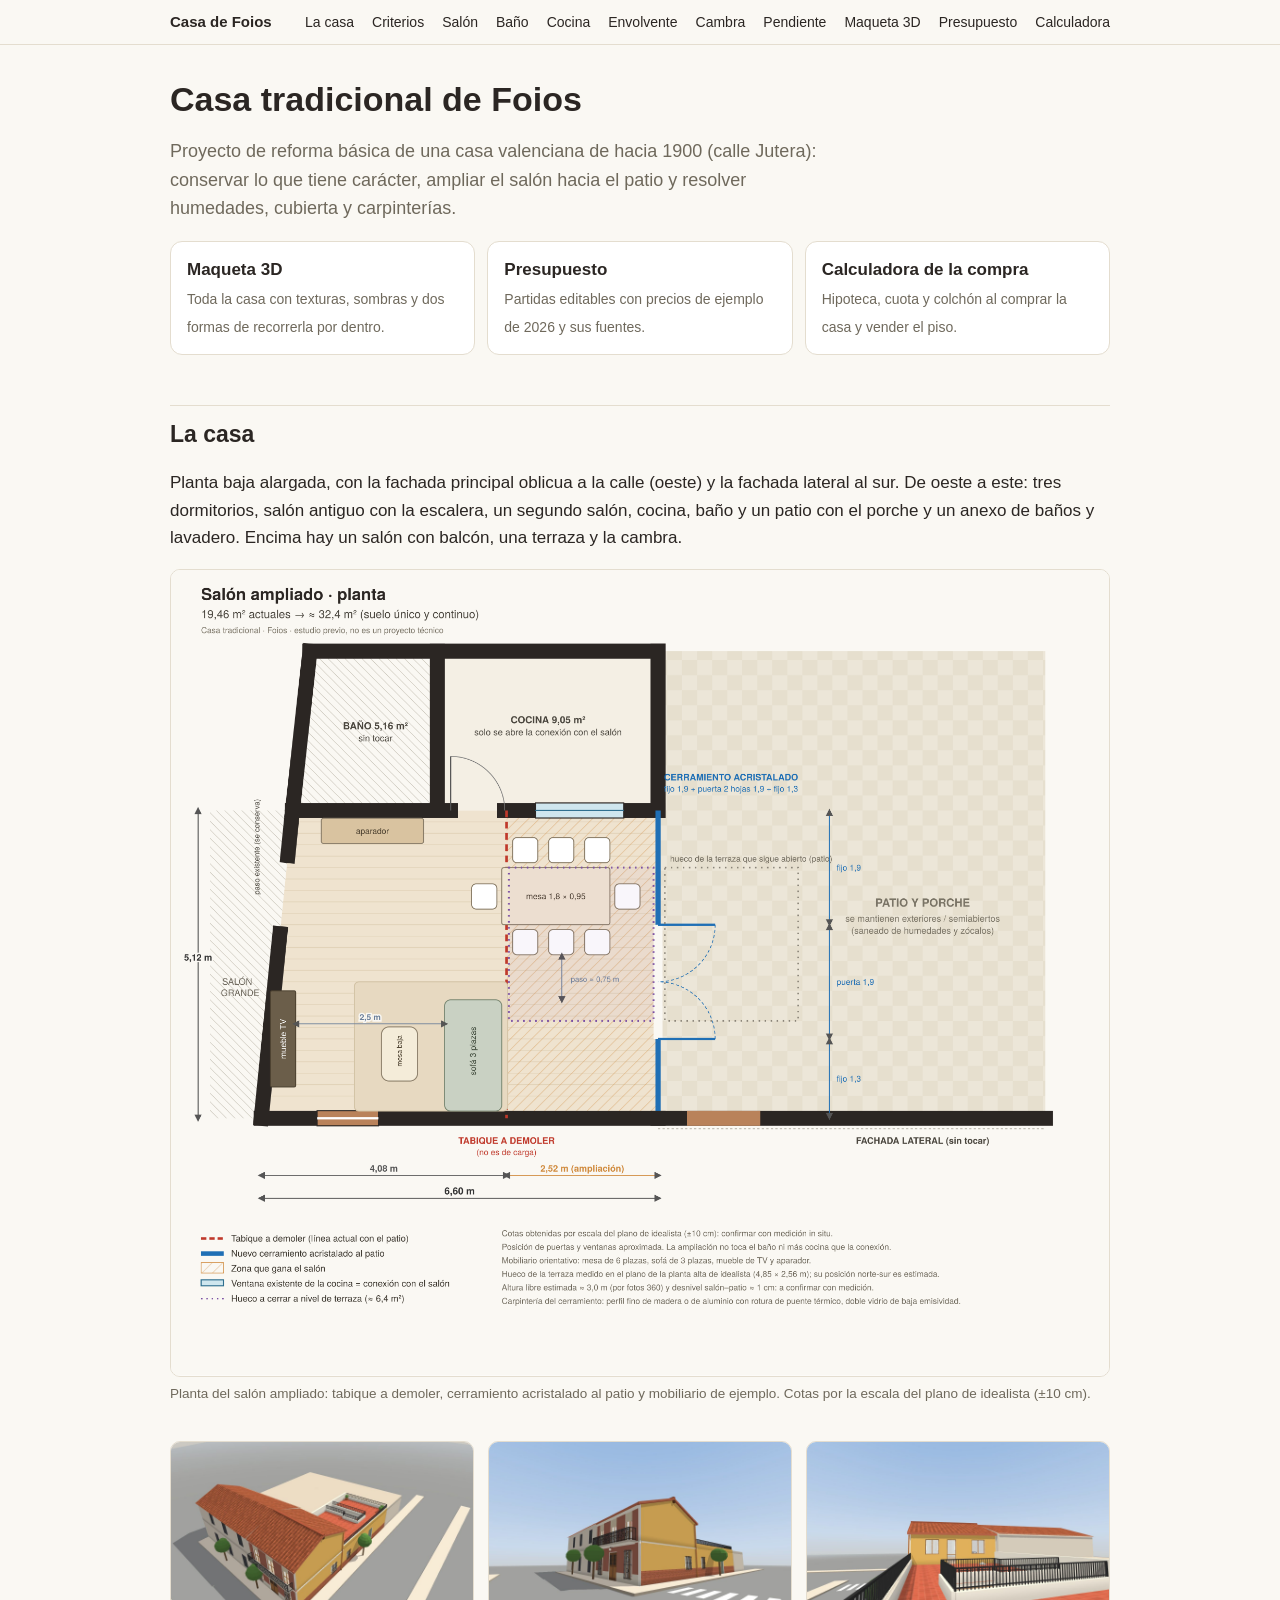
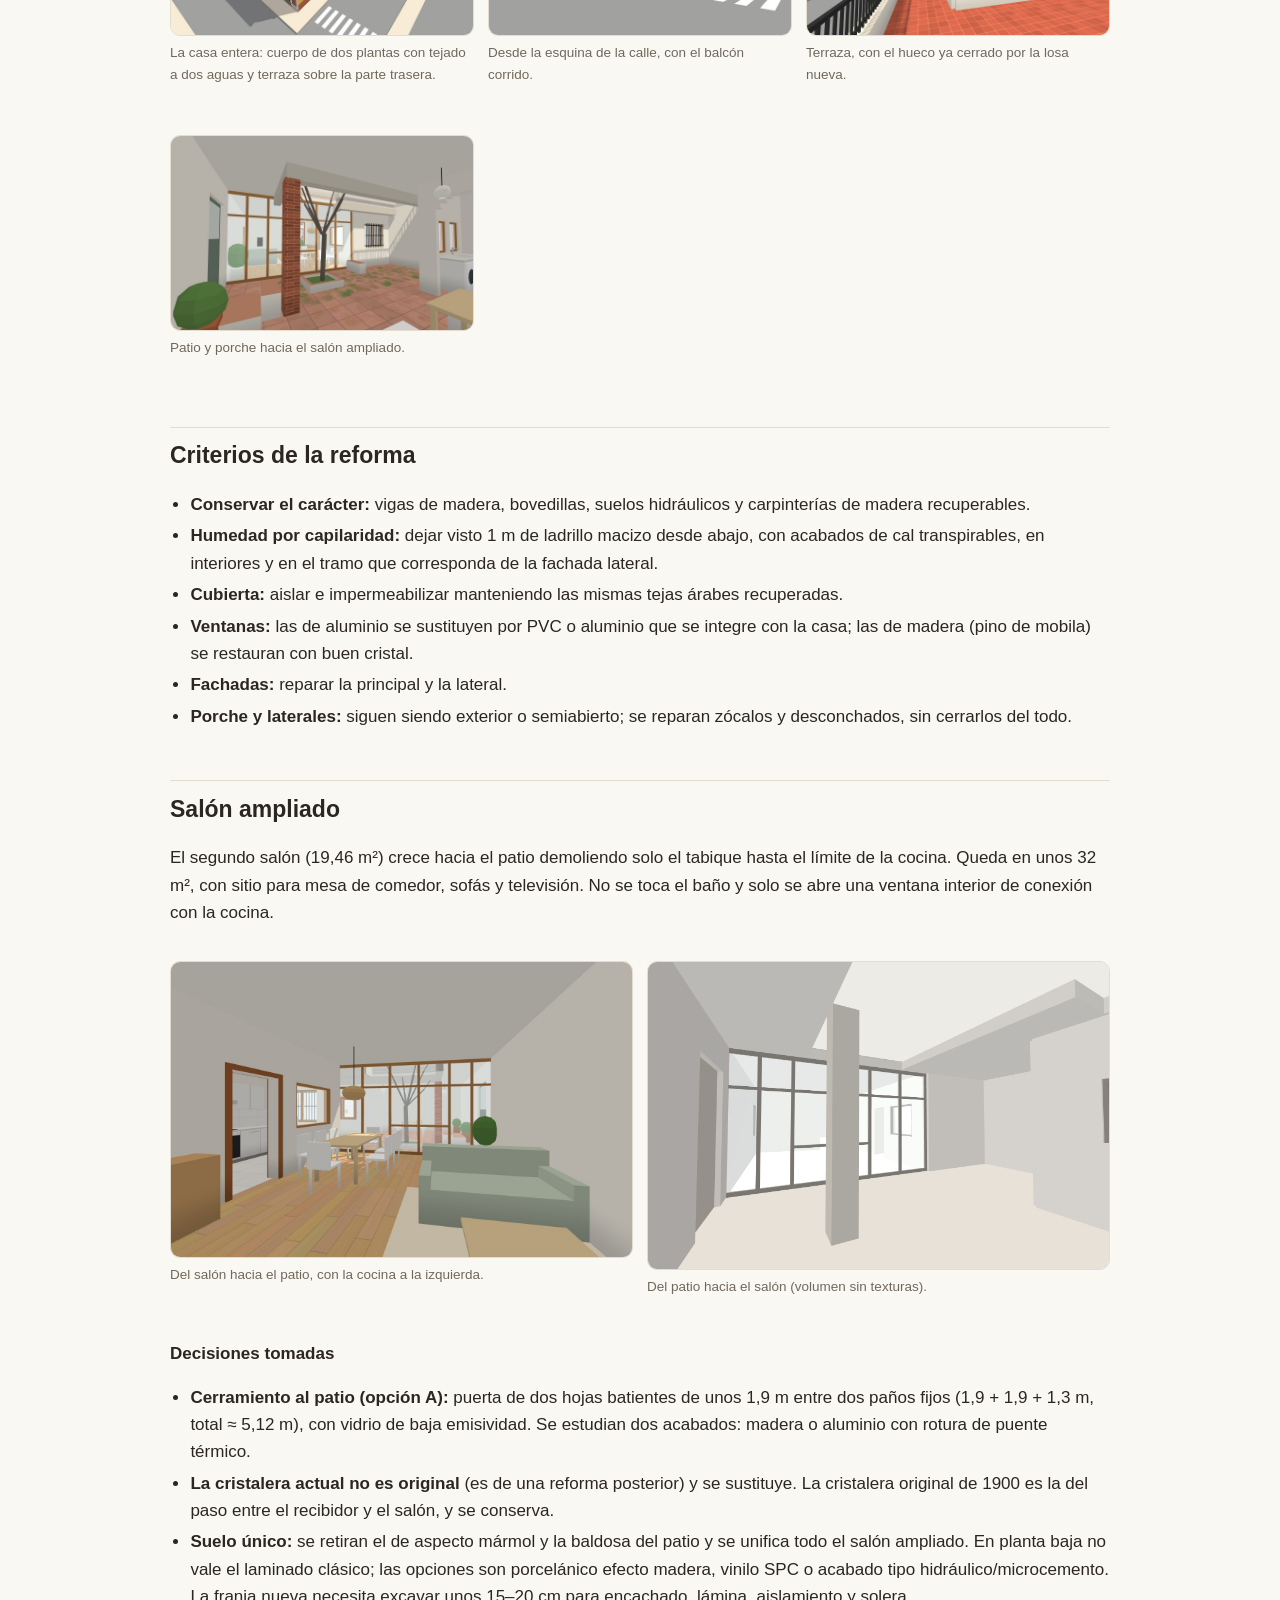
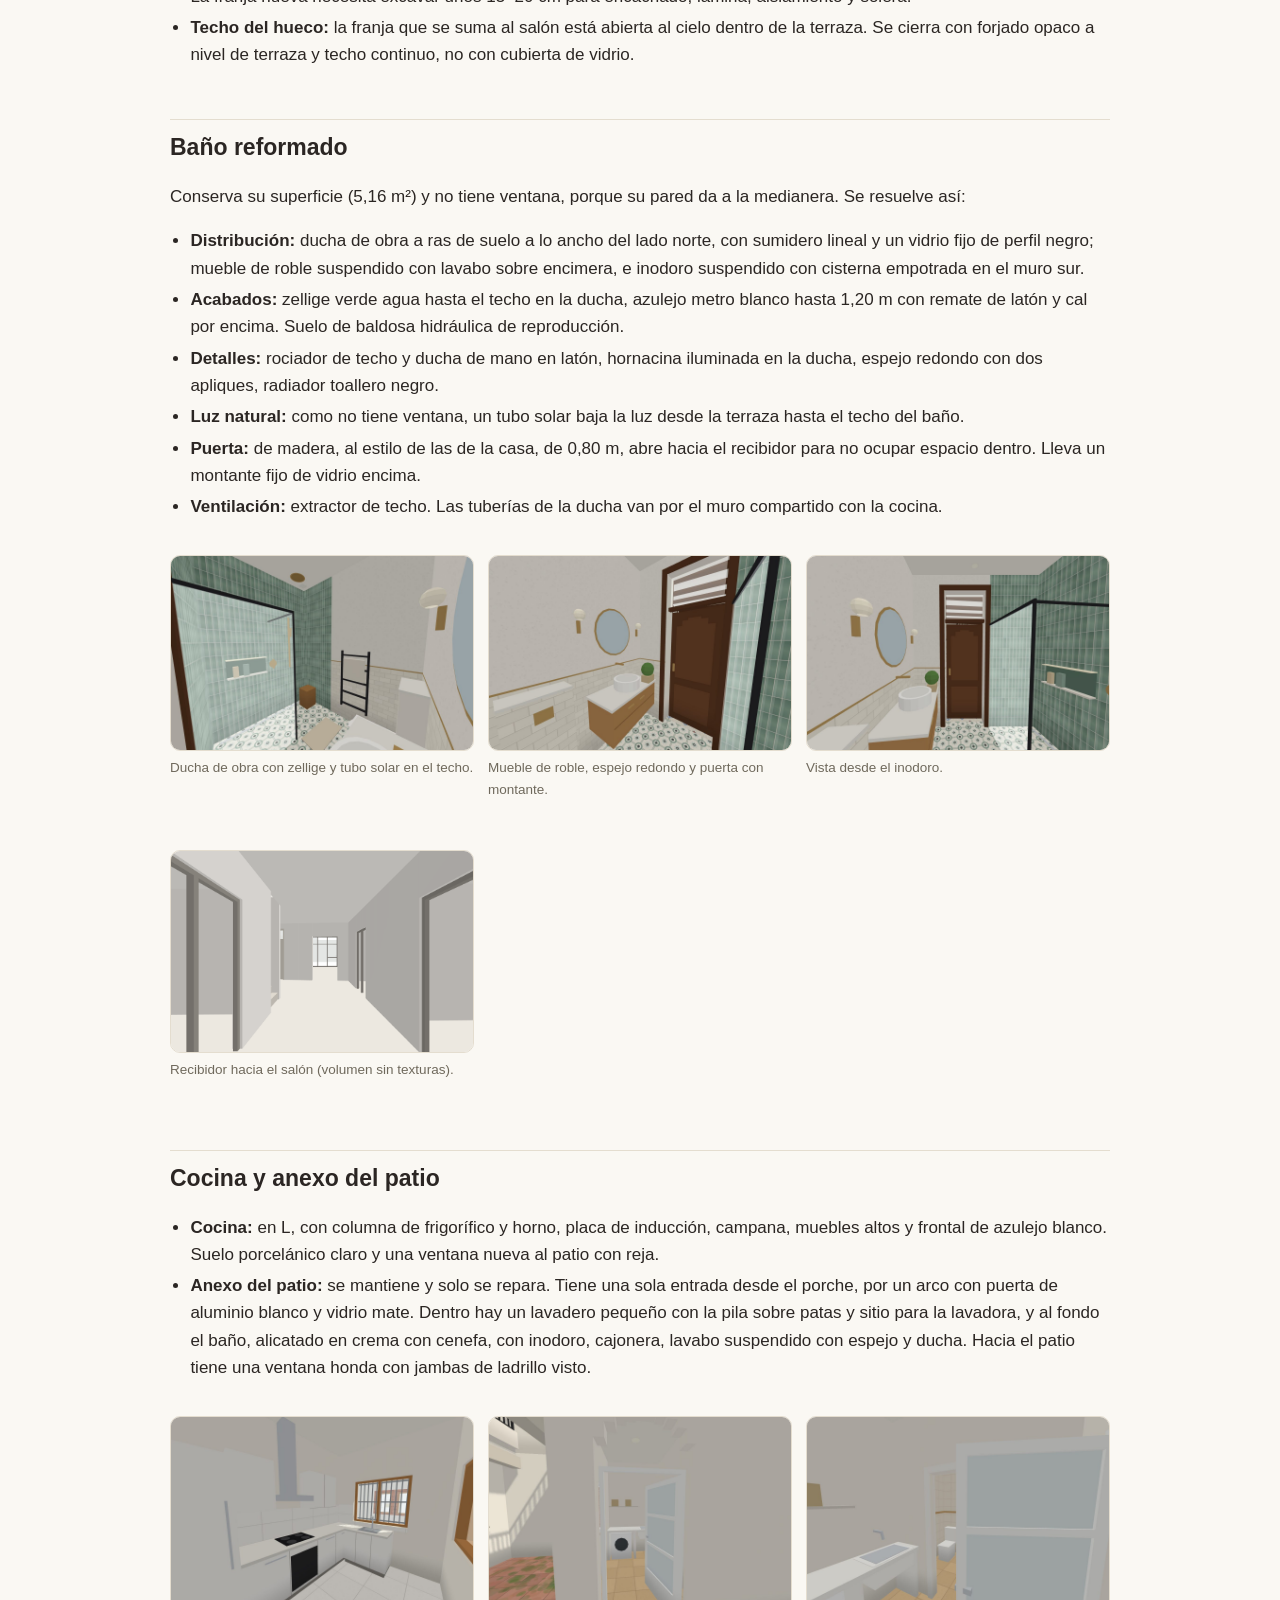
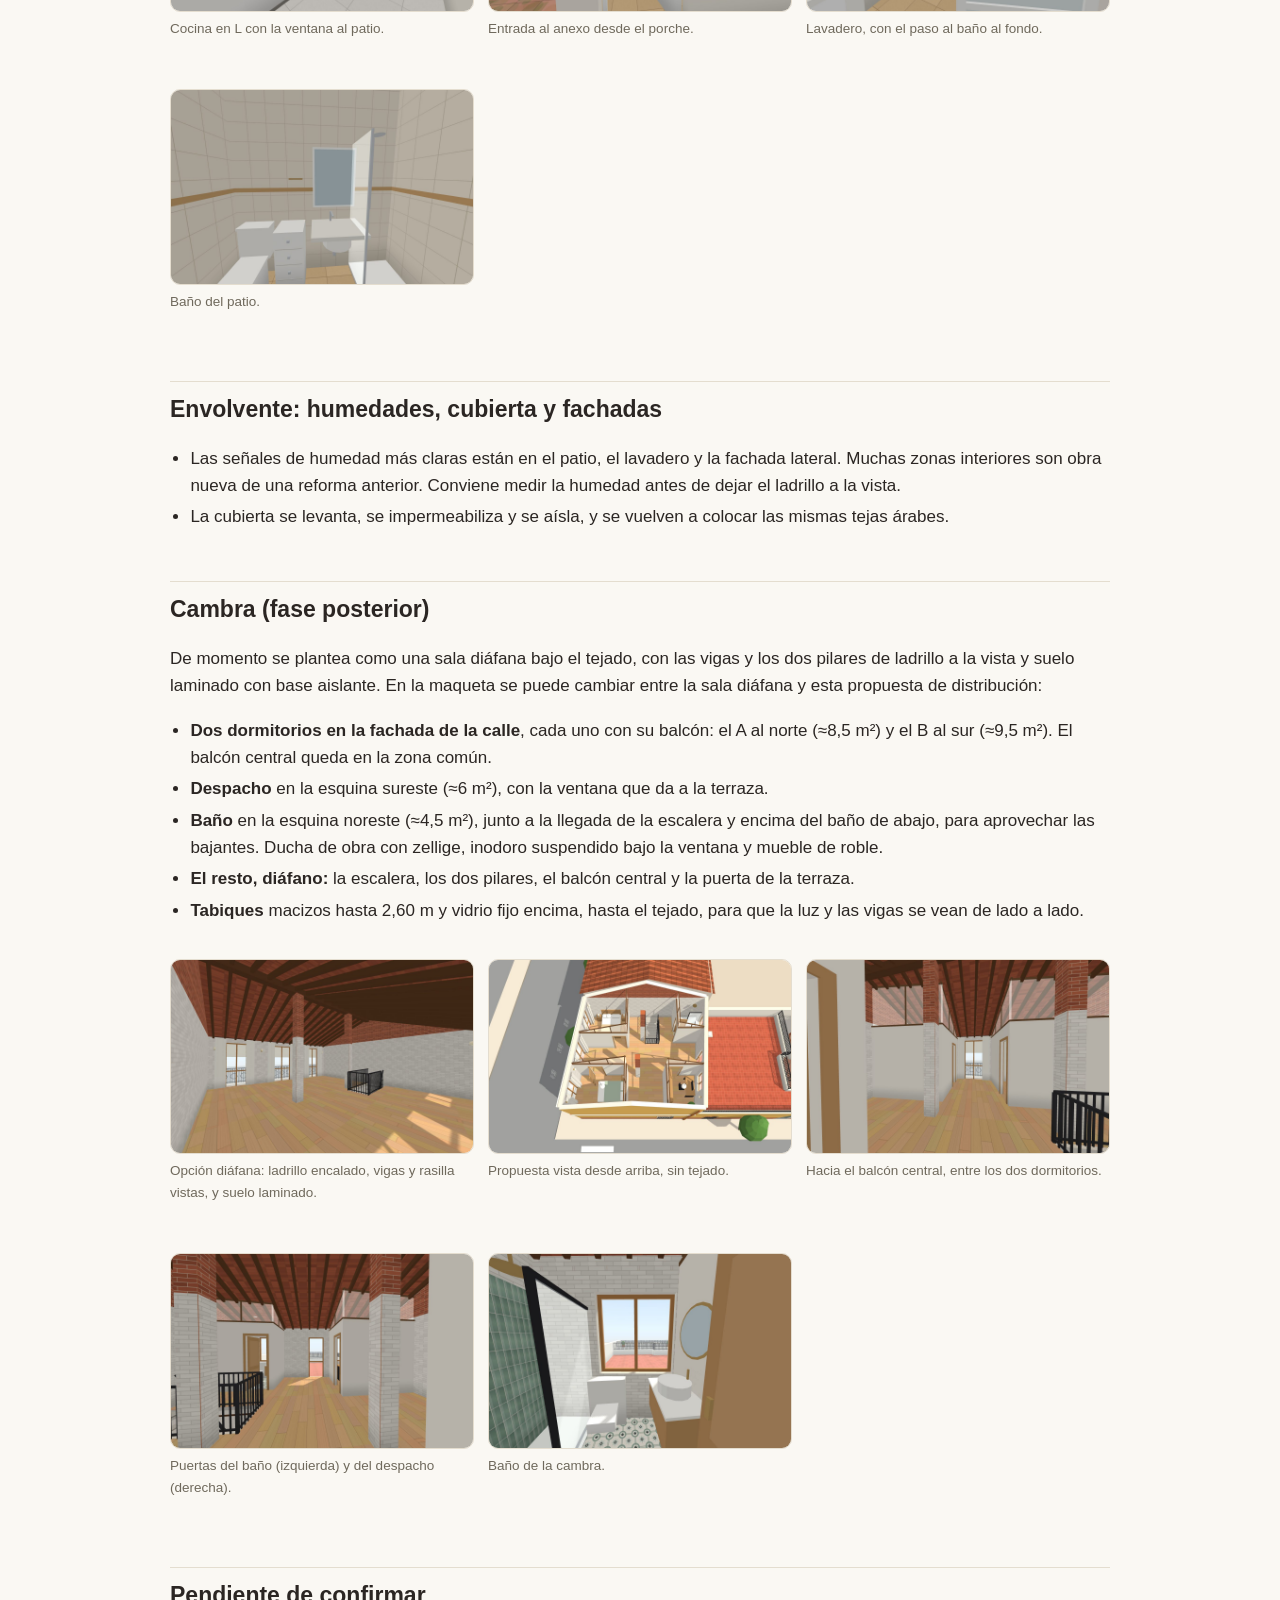
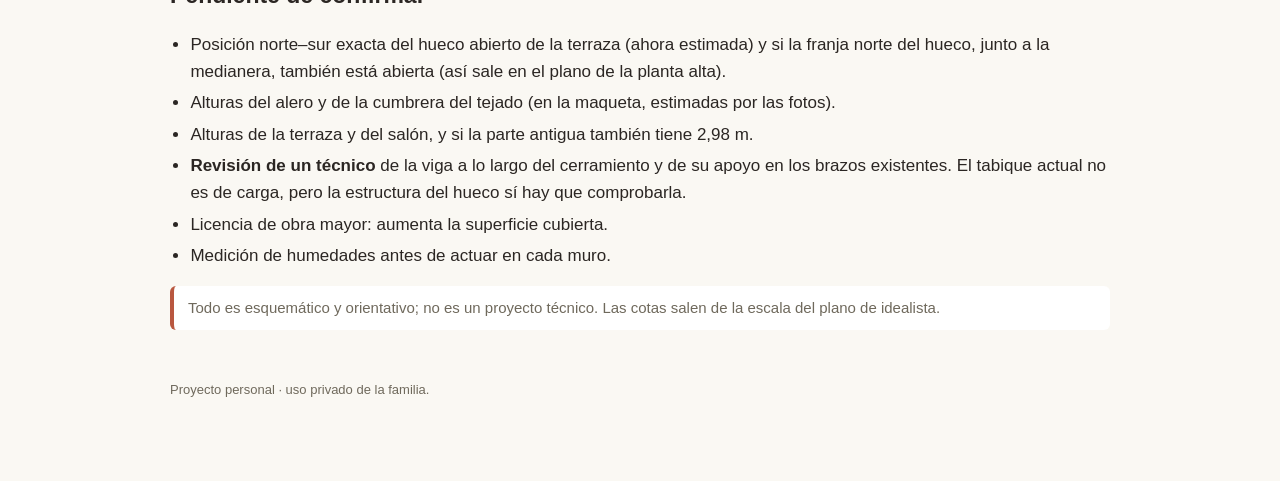
<file: index.html>
<!DOCTYPE html>
<html lang="es">
<head>
<meta charset="utf-8">
<meta name="viewport" content="width=device-width, initial-scale=1">
<meta name="robots" content="noindex,nofollow">
<title>Casa de Foios · proyecto de reforma</title>
<link rel="stylesheet" href="assets.css">
</head>
<body>
<header class="top"><nav>
  <b>Casa de Foios</b>
  <a href="#casa">La casa</a><a href="#reglas">Criterios</a><a href="#salon">Salón</a><a href="#bano">Baño</a><a href="#cocina">Cocina</a>
  <a href="#envolvente">Envolvente</a><a href="#cambra">Cambra</a><a href="#pendiente">Pendiente</a>
  <a href="maqueta/">Maqueta 3D</a><a href="presupuesto/">Presupuesto</a><a href="calculadora/">Calculadora</a>
</nav></header>

<main>
<h1>Casa tradicional de Foios</h1>
<p class="lead">Proyecto de reforma básica de una casa valenciana de hacia 1900 (calle Jutera): conservar lo que tiene carácter, ampliar el salón hacia el patio y resolver humedades, cubierta y carpinterías.</p>

<div class="cards">
  <a class="card" href="maqueta/"><b>Maqueta 3D</b><span>Toda la casa con texturas, sombras y dos formas de recorrerla por dentro.</span></a>
  <a class="card" href="presupuesto/"><b>Presupuesto</b><span>Partidas editables con precios de ejemplo de 2026 y sus fuentes.</span></a>
  <a class="card" href="calculadora/"><b>Calculadora de la compra</b><span>Hipoteca, cuota y colchón al comprar la casa y vender el piso.</span></a>
</div>

<h2 id="casa">La casa</h2>
<p>Planta baja alargada, con la fachada principal oblicua a la calle (oeste) y la fachada lateral al sur. De oeste a este: tres dormitorios, salón antiguo con la escalera, un segundo salón, cocina, baño y un patio con el porche y un anexo de baños y lavadero. Encima hay un salón con balcón, una terraza y la cambra.</p>
<figure><img src="img/planta_salon.png" alt="Planta del salón ampliado"><figcaption>Planta del salón ampliado: tabique a demoler, cerramiento acristalado al patio y mobiliario de ejemplo. Cotas por la escala del plano de idealista (±10 cm).</figcaption></figure>
<div class="grid2">
  <figure><img src="img/v3_aerea.jpg" alt="La casa entera en la maqueta"><figcaption>La casa entera: cuerpo de dos plantas con tejado a dos aguas y terraza sobre la parte trasera.</figcaption></figure>
  <figure><img src="img/v3_calle.jpg" alt="La casa desde la calle"><figcaption>Desde la esquina de la calle, con el balcón corrido.</figcaption></figure>
  <figure><img src="img/v3_terraza.jpg" alt="Terraza"><figcaption>Terraza, con el hueco ya cerrado por la losa nueva.</figcaption></figure>
  <figure><img src="img/v3_patio.jpg" alt="Patio"><figcaption>Patio y porche hacia el salón ampliado.</figcaption></figure>
</div>

<h2 id="reglas">Criterios de la reforma</h2>
<ul>
  <li><b>Conservar el carácter:</b> vigas de madera, bovedillas, suelos hidráulicos y carpinterías de madera recuperables.</li>
  <li><b>Humedad por capilaridad:</b> dejar visto 1 m de ladrillo macizo desde abajo, con acabados de cal transpirables, en interiores y en el tramo que corresponda de la fachada lateral.</li>
  <li><b>Cubierta:</b> aislar e impermeabilizar manteniendo las mismas tejas árabes recuperadas.</li>
  <li><b>Ventanas:</b> las de aluminio se sustituyen por PVC o aluminio que se integre con la casa; las de madera (pino de mobila) se restauran con buen cristal.</li>
  <li><b>Fachadas:</b> reparar la principal y la lateral.</li>
  <li><b>Porche y laterales:</b> siguen siendo exterior o semiabierto; se reparan zócalos y desconchados, sin cerrarlos del todo.</li>
</ul>

<h2 id="salon">Salón ampliado</h2>
<p>El segundo salón (19,46 m²) crece hacia el patio demoliendo solo el tabique hasta el límite de la cocina. Queda en unos 32 m², con sitio para mesa de comedor, sofás y televisión. No se toca el baño y solo se abre una ventana interior de conexión con la cocina.</p>
<div class="grid2">
  <figure><img src="img/v3_salon.jpg" alt="Salón hacia el patio"><figcaption>Del salón hacia el patio, con la cocina a la izquierda.</figcaption></figure>
  <figure><img src="img/base_patio_hacia_salon.png" alt="Patio hacia el salón"><figcaption>Del patio hacia el salón (volumen sin texturas).</figcaption></figure>
</div>
<h3>Decisiones tomadas</h3>
<ul>
  <li><b>Cerramiento al patio (opción A):</b> puerta de dos hojas batientes de unos 1,9 m entre dos paños fijos (1,9 + 1,9 + 1,3 m, total ≈ 5,12 m), con vidrio de baja emisividad. Se estudian dos acabados: madera o aluminio con rotura de puente térmico.</li>
  <li><b>La cristalera actual no es original</b> (es de una reforma posterior) y se sustituye. La cristalera original de 1900 es la del paso entre el recibidor y el salón, y se conserva.</li>
  <li><b>Suelo único:</b> se retiran el de aspecto mármol y la baldosa del patio y se unifica todo el salón ampliado. En planta baja no vale el laminado clásico; las opciones son porcelánico efecto madera, vinilo SPC o acabado tipo hidráulico/microcemento. La franja nueva necesita excavar unos 15–20 cm para encachado, lámina, aislamiento y solera.</li>
  <li><b>Techo del hueco:</b> la franja que se suma al salón está abierta al cielo dentro de la terraza. Se cierra con forjado opaco a nivel de terraza y techo continuo, no con cubierta de vidrio.</li>
</ul>

<h2 id="bano">Baño reformado</h2>
<p>Conserva su superficie (5,16 m²) y no tiene ventana, porque su pared da a la medianera. Se resuelve así:</p>
<ul>
  <li><b>Distribución:</b> ducha de obra a ras de suelo a lo ancho del lado norte, con sumidero lineal y un vidrio fijo de perfil negro; mueble de roble suspendido con lavabo sobre encimera, e inodoro suspendido con cisterna empotrada en el muro sur.</li>
  <li><b>Acabados:</b> zellige verde agua hasta el techo en la ducha, azulejo metro blanco hasta 1,20 m con remate de latón y cal por encima. Suelo de baldosa hidráulica de reproducción.</li>
  <li><b>Detalles:</b> rociador de techo y ducha de mano en latón, hornacina iluminada en la ducha, espejo redondo con dos apliques, radiador toallero negro.</li>
  <li><b>Luz natural:</b> como no tiene ventana, un tubo solar baja la luz desde la terraza hasta el techo del baño.</li>
  <li><b>Puerta:</b> de madera, al estilo de las de la casa, de 0,80 m, abre hacia el recibidor para no ocupar espacio dentro. Lleva un montante fijo de vidrio encima.</li>
  <li><b>Ventilación:</b> extractor de techo. Las tuberías de la ducha van por el muro compartido con la cocina.</li>
</ul>
<div class="grid2">
  <figure><img src="img/v3_bano_ducha.jpg" alt="Baño, zona de ducha"><figcaption>Ducha de obra con zellige y tubo solar en el techo.</figcaption></figure>
  <figure><img src="img/v3_bano_lavabo.jpg" alt="Baño, lavabo y puerta"><figcaption>Mueble de roble, espejo redondo y puerta con montante.</figcaption></figure>
  <figure><img src="img/v3_bano_puerta.jpg" alt="Baño desde el lavabo"><figcaption>Vista desde el inodoro.</figcaption></figure>
  <figure><img src="img/base_salon_antiguo.png" alt="Recibidor"><figcaption>Recibidor hacia el salón (volumen sin texturas).</figcaption></figure>
</div>

<h2 id="cocina">Cocina y anexo del patio</h2>
<ul>
  <li><b>Cocina:</b> en L, con columna de frigorífico y horno, placa de inducción, campana, muebles altos y frontal de azulejo blanco. Suelo porcelánico claro y una ventana nueva al patio con reja.</li>
  <li><b>Anexo del patio:</b> se mantiene y solo se repara. Tiene una sola entrada desde el porche, por un arco con puerta de aluminio blanco y vidrio mate. Dentro hay un lavadero pequeño con la pila sobre patas y sitio para la lavadora, y al fondo el baño, alicatado en crema con cenefa, con inodoro, cajonera, lavabo suspendido con espejo y ducha. Hacia el patio tiene una ventana honda con jambas de ladrillo visto.</li>
</ul>
<div class="grid2">
  <figure><img src="img/v3_cocina.jpg" alt="Cocina"><figcaption>Cocina en L con la ventana al patio.</figcaption></figure>
  <figure><img src="img/v3_anexo_arco.jpg" alt="Entrada al anexo"><figcaption>Entrada al anexo desde el porche.</figcaption></figure>
  <figure><img src="img/v3_lavadero.jpg" alt="Lavadero del patio"><figcaption>Lavadero, con el paso al baño al fondo.</figcaption></figure>
  <figure><img src="img/v3_bano_patio.jpg" alt="Baño del patio"><figcaption>Baño del patio.</figcaption></figure>
</div>

<h2 id="envolvente">Envolvente: humedades, cubierta y fachadas</h2>
<ul>
  <li>Las señales de humedad más claras están en el patio, el lavadero y la fachada lateral. Muchas zonas interiores son obra nueva de una reforma anterior. Conviene medir la humedad antes de dejar el ladrillo a la vista.</li>
  <li>La cubierta se levanta, se impermeabiliza y se aísla, y se vuelven a colocar las mismas tejas árabes.</li>
</ul>

<h2 id="cambra">Cambra (fase posterior)</h2>
<p>De momento se plantea como una sala diáfana bajo el tejado, con las vigas y los dos pilares de ladrillo a la vista y suelo laminado con base aislante. En la maqueta se puede cambiar entre la sala diáfana y esta propuesta de distribución:</p>
<ul>
  <li><b>Dos dormitorios en la fachada de la calle</b>, cada uno con su balcón: el A al norte (≈8,5 m²) y el B al sur (≈9,5 m²). El balcón central queda en la zona común.</li>
  <li><b>Despacho</b> en la esquina sureste (≈6 m²), con la ventana que da a la terraza.</li>
  <li><b>Baño</b> en la esquina noreste (≈4,5 m²), junto a la llegada de la escalera y encima del baño de abajo, para aprovechar las bajantes. Ducha de obra con zellige, inodoro suspendido bajo la ventana y mueble de roble.</li>
  <li><b>El resto, diáfano:</b> la escalera, los dos pilares, el balcón central y la puerta de la terraza.</li>
  <li><b>Tabiques</b> macizos hasta 2,60 m y vidrio fijo encima, hasta el tejado, para que la luz y las vigas se vean de lado a lado.</li>
</ul>

<div class="grid2">
  <figure><img src="img/v3_sala_diafana.jpg" alt="Sala diáfana de la planta alta"><figcaption>Opción diáfana: ladrillo encalado, vigas y rasilla vistas, y suelo laminado.</figcaption></figure>
  <figure><img src="img/v3_cambra_planta.jpg" alt="Propuesta de distribución de la cambra"><figcaption>Propuesta vista desde arriba, sin tejado.</figcaption></figure>
  <figure><img src="img/v3_cambra_dormitorios.jpg" alt="Dormitorios de la cambra"><figcaption>Hacia el balcón central, entre los dos dormitorios.</figcaption></figure>
  <figure><img src="img/v3_cambra_despacho.jpg" alt="Despacho y baño de la cambra"><figcaption>Puertas del baño (izquierda) y del despacho (derecha).</figcaption></figure>
  <figure><img src="img/v3_cambra_bano.jpg" alt="Baño de la cambra"><figcaption>Baño de la cambra.</figcaption></figure>
</div>

<h2 id="pendiente">Pendiente de confirmar</h2>
<ul>
  <li>Posición norte–sur exacta del hueco abierto de la terraza (ahora estimada) y si la franja norte del hueco, junto a la medianera, también está abierta (así sale en el plano de la planta alta).</li>
  <li>Alturas del alero y de la cumbrera del tejado (en la maqueta, estimadas por las fotos).</li>
  <li>Alturas de la terraza y del salón, y si la parte antigua también tiene 2,98 m.</li>
  <li><b>Revisión de un técnico</b> de la viga a lo largo del cerramiento y de su apoyo en los brazos existentes. El tabique actual no es de carga, pero la estructura del hueco sí hay que comprobarla.</li>
  <li>Licencia de obra mayor: aumenta la superficie cubierta.</li>
  <li>Medición de humedades antes de actuar en cada muro.</li>
</ul>
<p class="note">Todo es esquemático y orientativo; no es un proyecto técnico. Las cotas salen de la escala del plano de idealista.</p>

<footer>Proyecto personal · uso privado de la familia.</footer>
</main>
</body>
</html>
</file>
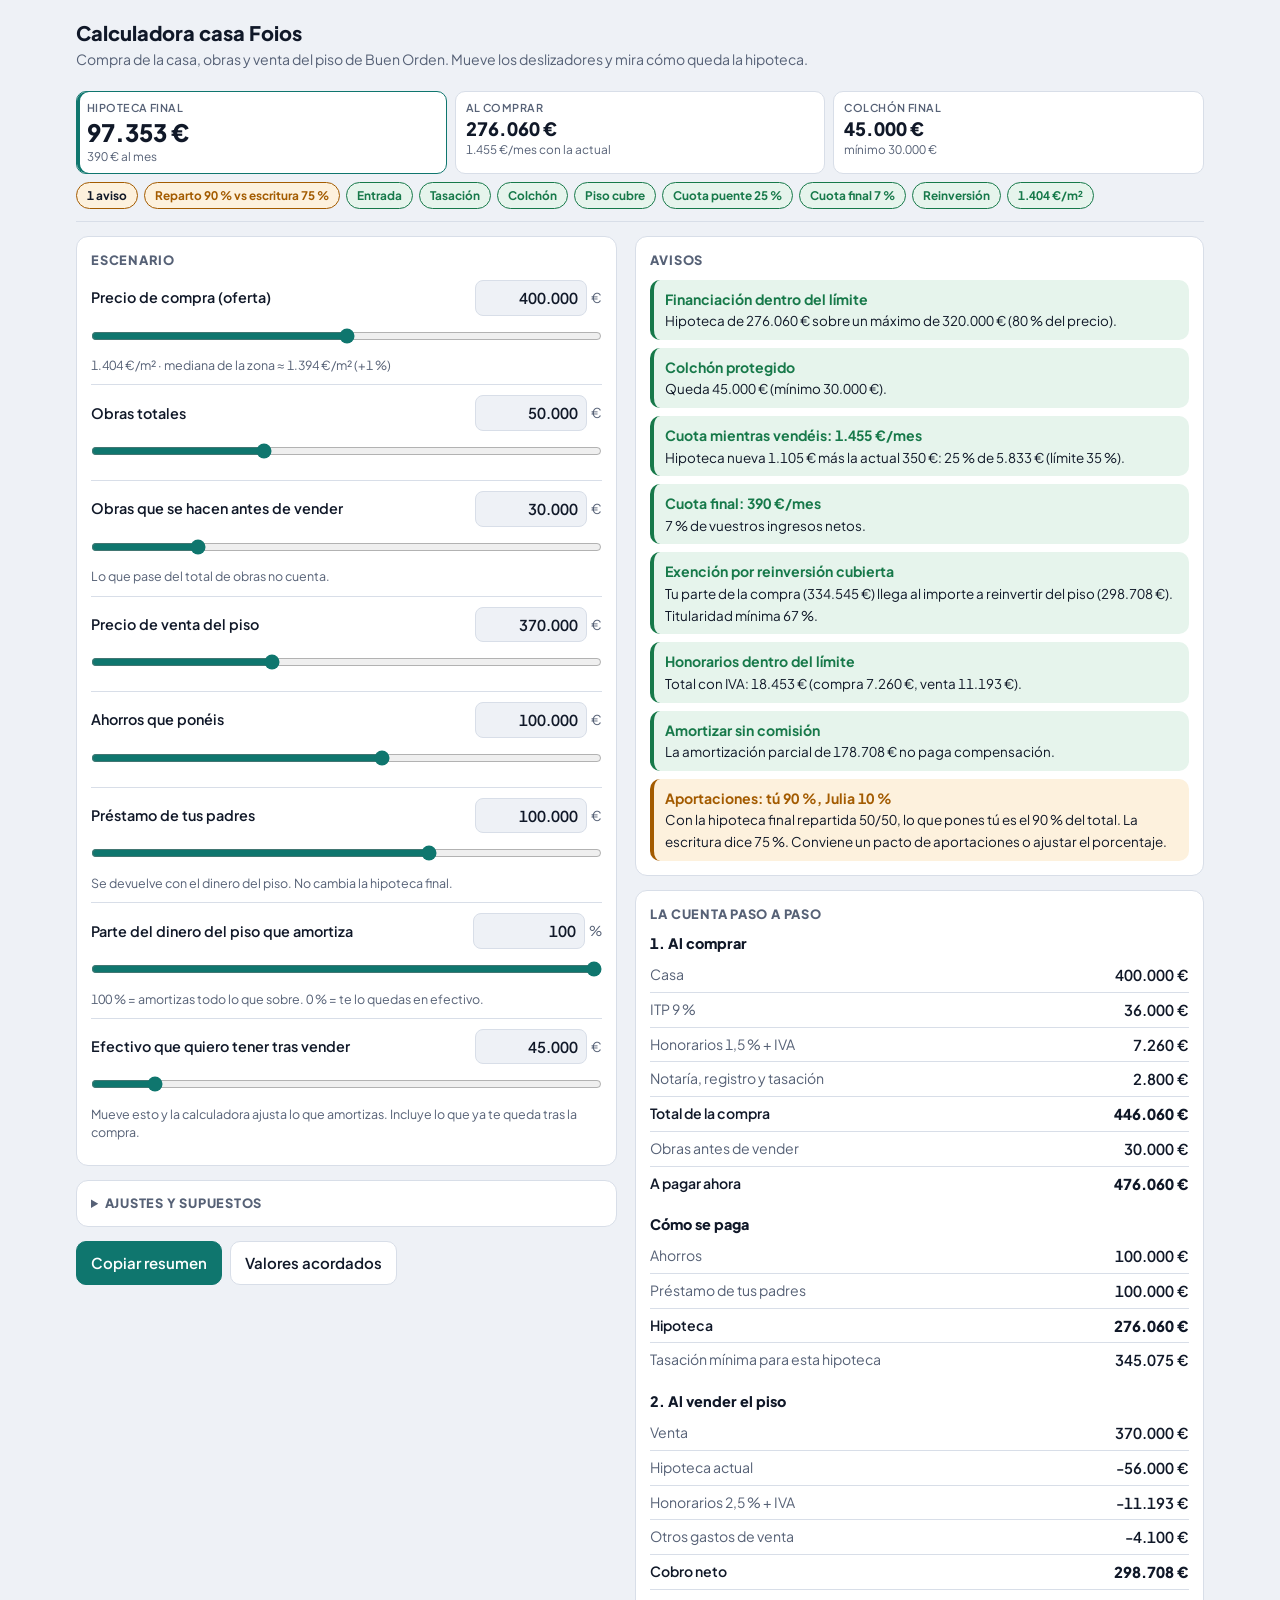
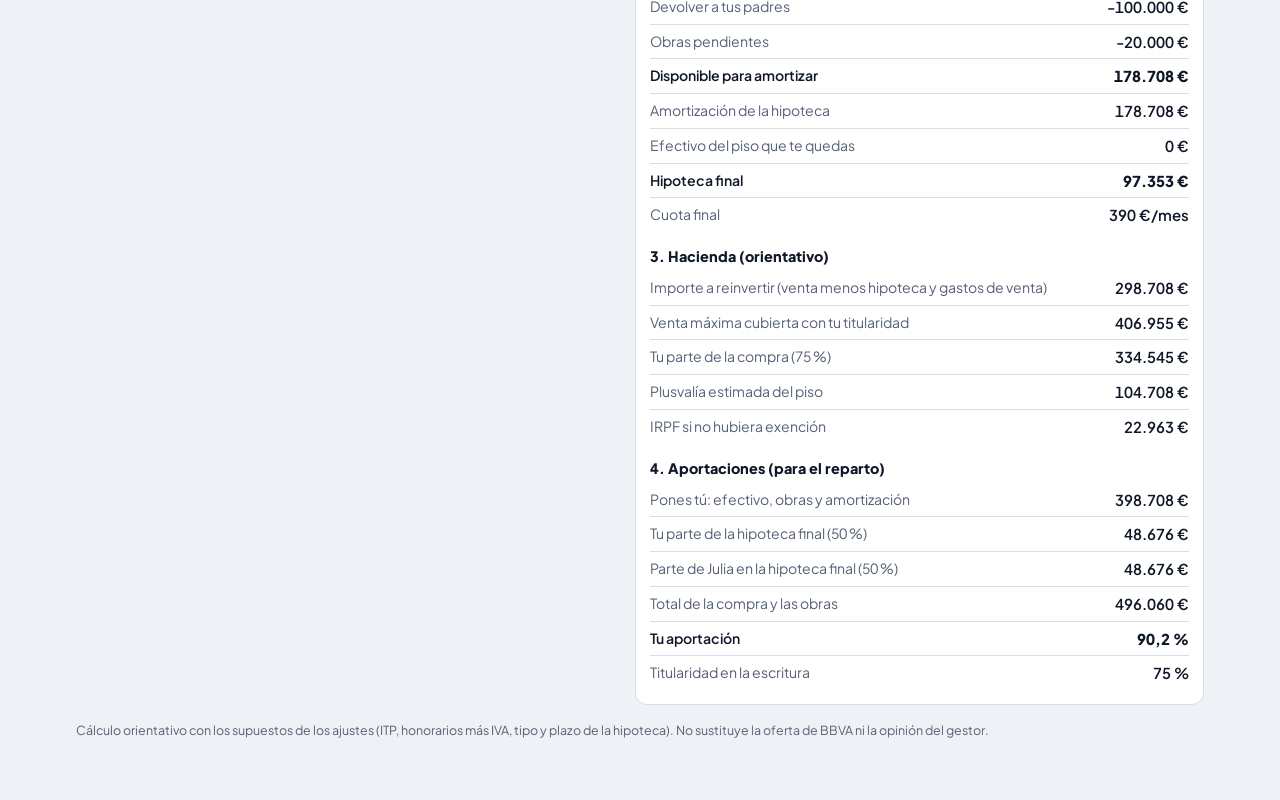
<file: calculadora/index.html>
<!DOCTYPE html>
<html lang="es">
<head>
<meta charset="utf-8">
<meta name="viewport" content="width=device-width, initial-scale=1">
<title>Calculadora casa Foios</title>
<link rel="preconnect" href="https://fonts.googleapis.com">
<link rel="preconnect" href="https://fonts.gstatic.com" crossorigin>
<link href="https://fonts.googleapis.com/css2?family=Plus+Jakarta+Sans:wght@400;500;600;800&display=swap" rel="stylesheet">
<style>
/* Idea de diseño: hoja de cálculo de notaría, sobria. Resultado fijo arriba, controles debajo, cuenta al final. */
:root {
  --bg: #eef1f6;
  --card: #ffffff;
  --ink: #101828;
  --muted: #566176;
  --line: #d8dee8;
  --accent: #0f766e;
  --accent-ink: #ffffff;
  --ok: #17794a;
  --warn: #a35b00;
  --bad: #b42318;
  --ok-bg: #e6f4ec;
  --warn-bg: #fdf1dd;
  --bad-bg: #fde8e6;
  --font: "Plus Jakarta Sans", system-ui, -apple-system, "Segoe UI", Roboto, sans-serif;
  color-scheme: light;
}
@media (prefers-color-scheme: dark) {
  :root:not([data-theme="light"]) {
    --bg: #0d121a;
    --card: #161d28;
    --ink: #e8edf5;
    --muted: #93a0b5;
    --line: #263041;
    --accent: #2dd4bf;
    --accent-ink: #06201d;
    --ok: #5fd39a;
    --warn: #f0b35a;
    --bad: #ff8d84;
    --ok-bg: #12301f;
    --warn-bg: #352610;
    --bad-bg: #3a1815;
    color-scheme: dark;
  }
}
:root[data-theme="dark"] {
  --bg: #0d121a;
  --card: #161d28;
  --ink: #e8edf5;
  --muted: #93a0b5;
  --line: #263041;
  --accent: #2dd4bf;
  --accent-ink: #06201d;
  --ok: #5fd39a;
  --warn: #f0b35a;
  --bad: #ff8d84;
  --ok-bg: #12301f;
  --warn-bg: #352610;
  --bad-bg: #3a1815;
  color-scheme: dark;
}

* { box-sizing: border-box; }
html, body { margin: 0; }
body {
  background: var(--bg);
  color: var(--ink);
  font-family: var(--font);
  font-size: 15px;
  line-height: 1.45;
  font-variant-numeric: tabular-nums;
  -webkit-text-size-adjust: 100%;
}
.wrap { max-width: 640px; margin: 0 auto; padding: 0 16px 48px; }
.layout { display: block; }
.col-a, .col-b { display: contents; }
#c-escenario { order: 1; } #c-avisos { order: 2; } #c-cuenta { order: 3; } #c-ajustes { order: 4; } #c-actions { order: 5; }
.layout { display: flex; flex-direction: column; }
h1 { font-size: 1.25rem; font-weight: 800; margin: 18px 0 2px; text-wrap: balance; }
h2 { font-size: 0.8rem; font-weight: 800; letter-spacing: 0.06em; text-transform: uppercase; color: var(--muted); margin: 0 0 10px; }
.sub { margin: 0 0 14px; color: var(--muted); font-size: 0.88rem; }

/* Resultado fijo */
.result {
  position: sticky; top: 0; z-index: 5;
  background: var(--bg);
  padding: 8px 0 10px;
  border-bottom: 1px solid var(--line);
  display: grid; grid-template-columns: 1.25fr 1fr 1fr; gap: 8px;
}
.result .chips { grid-column: 1 / -1; display: flex; gap: 6px; overflow-x: auto; padding-bottom: 2px; scrollbar-width: none; }
.result .chips::-webkit-scrollbar { display: none; }
.chip { flex: none; font-size: 0.74rem; font-weight: 700; border-radius: 999px; padding: 4px 10px; border: 1px solid; white-space: nowrap; }
.chip.ok { background: var(--ok-bg); border-color: var(--ok); color: var(--ok); }
.chip.warn { background: var(--warn-bg); border-color: var(--warn); color: var(--warn); }
.chip.bad { background: var(--bad-bg); border-color: var(--bad); color: var(--bad); }
.chip.sum { color: var(--ink); }
.tile { background: var(--card); border: 1px solid var(--line); border-radius: 10px; padding: 8px 10px; min-width: 0; }
.tile.main { border-color: var(--accent); box-shadow: inset 3px 0 0 var(--accent); }
.tile .k { display: block; font-size: 0.68rem; font-weight: 600; color: var(--muted); text-transform: uppercase; letter-spacing: 0.04em; }
.tile strong { display: block; font-size: 1.02rem; font-weight: 800; line-height: 1.2; margin-top: 2px; white-space: nowrap; }
.tile .s { display: block; font-size: 0.74rem; color: var(--muted); margin-top: 1px; }
.tile.main strong { font-size: 1.3rem; }
.tile.low strong { color: var(--bad); }

section.card { background: var(--card); border: 1px solid var(--line); border-radius: 12px; padding: 14px; margin-top: 14px; }

/* Controles */
.field { padding: 10px 0; border-top: 1px solid var(--line); }
.field:first-of-type { border-top: 0; padding-top: 0; }
.field-top { display: flex; align-items: center; justify-content: space-between; gap: 10px; margin-bottom: 6px; }
.field label { font-weight: 600; font-size: 0.9rem; }
.num { display: flex; align-items: center; gap: 4px; flex: none; }
.num input {
  width: 112px; text-align: right; font: inherit; font-weight: 600; color: var(--ink);
  background: var(--bg); border: 1px solid var(--line); border-radius: 8px; padding: 6px 8px;
}
.num span { color: var(--muted); font-size: 0.85rem; }
input[type="range"] { width: 100%; accent-color: var(--accent); margin: 0; height: 28px; }
.hint { font-size: 0.78rem; color: var(--muted); margin: 2px 0 0; }
input:focus-visible, select:focus-visible, button:focus-visible, summary:focus-visible {
  outline: 2px solid var(--accent); outline-offset: 2px;
}

/* Avisos */
.alerts { display: grid; gap: 8px; }
.alert { border-radius: 10px; padding: 9px 11px; border-left: 4px solid; }
.alert b { display: block; font-size: 0.88rem; }
.alert span { font-size: 0.84rem; }
.alert.ok { background: var(--ok-bg); border-color: var(--ok); }
.alert.ok b { color: var(--ok); }
.alert.warn { background: var(--warn-bg); border-color: var(--warn); }
.alert.warn b { color: var(--warn); }
.alert.bad { background: var(--bad-bg); border-color: var(--bad); }
.alert.bad b { color: var(--bad); }

/* Cuenta */
dl.rows { margin: 0; display: grid; }
dl.rows > div { display: flex; justify-content: space-between; gap: 12px; padding: 6px 0; border-top: 1px solid var(--line); }
dl.rows > div:first-child { border-top: 0; }
dl.rows dt { color: var(--muted); font-size: 0.88rem; }
dl.rows dd { margin: 0; font-weight: 600; text-align: right; white-space: nowrap; }
dl.rows .tot dt { color: var(--ink); font-weight: 600; }
dl.rows .tot dd { font-weight: 800; }
.block-title { font-weight: 800; font-size: 0.9rem; margin: 14px 0 4px; }
.block-title:first-child { margin-top: 0; }

/* Ajustes */
details { margin-top: 14px; background: var(--card); border: 1px solid var(--line); border-radius: 12px; padding: 0 14px; }
summary { cursor: pointer; padding: 13px 0; font-weight: 800; font-size: 0.8rem; letter-spacing: 0.06em; text-transform: uppercase; color: var(--muted); }
details[open] summary { border-bottom: 1px solid var(--line); margin-bottom: 8px; }
.adj { display: grid; grid-template-columns: 1fr 1fr; gap: 10px 12px; padding: 4px 0 14px; }
.adj .a { display: flex; flex-direction: column; gap: 4px; min-width: 0; }
.adj label { font-size: 0.78rem; color: var(--muted); font-weight: 600; }
.adj input, .adj select {
  width: 100%; font: inherit; color: var(--ink); background: var(--bg);
  border: 1px solid var(--line); border-radius: 8px; padding: 7px 8px;
}
.adj .wide { grid-column: 1 / -1; }

.actions { display: flex; flex-wrap: wrap; gap: 8px; margin-top: 14px; }
button {
  font: inherit; font-weight: 600; border-radius: 10px; padding: 10px 14px; cursor: pointer;
  border: 1px solid var(--line); background: var(--card); color: var(--ink);
}
button.primary { background: var(--accent); color: var(--accent-ink); border-color: var(--accent); }
#copy-note { align-self: center; font-size: 0.84rem; color: var(--muted); }
#fallback { display: none; width: 100%; margin-top: 8px; min-height: 150px; font: inherit; font-size: 0.82rem; padding: 8px; border-radius: 8px; border: 1px solid var(--line); background: var(--card); color: var(--ink); }
.foot { margin-top: 16px; font-size: 0.78rem; color: var(--muted); }

@media (min-width: 920px) {
  .wrap { max-width: 1160px; }
  .layout { display: grid; grid-template-columns: minmax(0, 1fr) minmax(0, 1.05fr); gap: 0 18px; align-items: start; }
  .col-a, .col-b { display: block; }
  #c-escenario, #c-avisos, #c-cuenta, #c-ajustes, #c-actions { order: 0; }
  .result { grid-template-columns: repeat(3, 1fr); }
  .result .chips { flex-wrap: wrap; overflow: visible; }
  .tile strong { font-size: 1.15rem; }
  .tile.main strong { font-size: 1.5rem; }
}
@media (max-width: 380px) {
  .result { gap: 6px; }
  .tile { padding: 7px 8px; }
  .tile strong { font-size: 0.9rem; }
  .tile.main strong { font-size: 1.05rem; }
  .num input { width: 96px; }
}
</style>
</head>
<body>
<div class="wrap">
  <h1>Calculadora casa Foios</h1>
  <p class="sub">Compra de la casa, obras y venta del piso de Buen Orden. Mueve los deslizadores y mira cómo queda la hipoteca.</p>

  <div class="result" aria-live="polite">
    <div class="tile main"><span class="k">Hipoteca final</span><strong id="r-final"></strong><span class="s" id="r-final-s"></span></div>
    <div class="tile"><span class="k">Al comprar</span><strong id="r-m0"></strong><span class="s" id="r-m0-s"></span></div>
    <div class="tile" id="tile-colchon"><span class="k">Colchón final</span><strong id="r-colchon"></strong><span class="s" id="r-colchon-s"></span></div>
    <div class="chips" id="chips"></div>
  </div>

  <div class="layout">
  <div class="col-a">

  <section class="card" id="c-escenario">
    <h2>Escenario</h2>
    <div id="fields"></div>
  </section>

  <details id="c-ajustes">
    <summary>Ajustes y supuestos</summary>
    <div class="adj" id="ajustes"></div>
  </details>

  <div id="c-actions">
  <div class="actions">
    <button type="button" class="primary" id="copy">Copiar resumen</button>
    <button type="button" id="reset">Valores acordados</button>
    <span id="copy-note" role="status"></span>
  </div>
  <textarea id="fallback" readonly aria-label="Resumen para copiar"></textarea>
  </div>
  </div>

  <div class="col-b">
  <section class="card" id="c-avisos">
    <h2>Avisos</h2>
    <div class="alerts" id="alerts"></div>
  </section>

  <section class="card" id="c-cuenta">
    <h2>La cuenta paso a paso</h2>
    <div id="detalle"></div>
  </section>
  </div>
  </div>

  <p class="foot">Cálculo orientativo con los supuestos de los ajustes (ITP, honorarios más IVA, tipo y plazo de la hipoteca). No sustituye la oferta de BBVA ni la opinión del gestor.</p>
</div>

<script>
/* Modelo de cálculo: compra de la casa de Foios y venta del piso.
   Funciones puras, sin DOM. Importes en euros. */
function pmt(capital, tipoAnual, anios) {
  if (!(capital > 0)) return 0;
  var i = tipoAnual / 100 / 12;
  var n = anios * 12;
  if (i === 0) return capital / n;
  return (capital * i) / (1 - Math.pow(1 + i, -n));
}

/* IRPF base del ahorro (escala estatal + autonómica vigente: 19-21-23-27-30 %). */
function irpfAhorro(ganancia) {
  if (!(ganancia > 0)) return 0;
  var tramos = [
    [6000, 0.19],
    [44000, 0.21],
    [150000, 0.23],
    [100000, 0.27],
    [Infinity, 0.3]
  ];
  var resto = ganancia;
  var total = 0;
  for (var k = 0; k < tramos.length && resto > 0; k++) {
    var parte = Math.min(resto, tramos[k][0]);
    total += parte * tramos[k][1];
    resto -= parte;
  }
  return total;
}

var DEFAULTS = {
  precio: 400000,
  obras: 50000,
  obrasAntes: 30000,
  venta: 370000,
  ahorros: 100000,
  padres: 100000,
  hipoteca: 'muface',
  tipo: 2.6,
  plazo: 30,
  honorariosCompra: 1.5,
  honorariosVenta: 2.5,
  iva: 21,
  itp: 9,
  gastosCompra: 2800,
  otrosVenta: 4100,
  pendiente: 56000,
  cuotaActual: 350,
  ahorrosTotales: 145000,
  colchonMin: 30000,
  ingresos: 5833,
  titularidad: 75,
  valorAdquisicion: 250000,
  ltv: 80,
  tasacion: 0,
  amortPct: 100,
  colchonObjetivo: null,
  repartoHip: 50,
  m2: 285,
  mediana: 1394
};

function calcular(p) {
  var r = {};
  var iva = 1 + p.iva / 100;

  /* Compra */
  r.itp = p.precio * (p.itp / 100);
  r.honorariosCompra = p.precio * (p.honorariosCompra / 100) * iva;
  r.totalCompra = p.precio + r.itp + r.honorariosCompra + p.gastosCompra;
  r.obrasAntes = Math.min(p.obrasAntes, p.obras);
  r.obrasDespues = p.obras - r.obrasAntes;
  r.pagarAhora = r.totalCompra + r.obrasAntes;
  r.disponible = p.ahorros + p.padres;
  r.baseTasacion = p.tasacion > 0 ? Math.min(p.precio, p.tasacion) : p.precio;
  r.maxHipoteca = r.baseTasacion * (p.ltv / 100);
  var falta = r.pagarAhora - r.disponible;
  r.hipotecaAlComprar = Math.max(0, Math.min(falta, r.maxHipoteca));
  r.faltaEntrada = Math.max(0, falta - r.maxHipoteca);
  r.sobraPrestamo = Math.max(0, -falta);
  r.tasacionMinima = r.hipotecaAlComprar / (p.ltv / 100);
  r.precioM2 = p.m2 > 0 ? p.precio / p.m2 : 0;
  r.liquidoTrasCompra = p.ahorrosTotales - p.ahorros - r.faltaEntrada + r.sobraPrestamo;

  /* Venta del piso */
  r.honorariosVenta = p.venta * (p.honorariosVenta / 100) * iva;
  r.netoVenta = p.venta - p.pendiente - r.honorariosVenta - p.otrosVenta;
  r.caja = r.netoVenta - p.padres - r.obrasDespues;
  var maxAmort = Math.max(0, Math.min(r.caja, r.hipotecaAlComprar));
  r.liquidoSinAmortizar = r.liquidoTrasCompra + r.caja; /* efectivo máximo que puedes quedarte */
  r.colchonMinimoPosible = r.liquidoSinAmortizar - maxAmort; /* efectivo si amortizas todo lo posible */
  var objetivo = (p.colchonObjetivo !== null && p.colchonObjetivo !== undefined && p.colchonObjetivo >= 0) ? p.colchonObjetivo : null;
  r.amortizacion = objetivo !== null
    ? Math.max(0, Math.min(maxAmort, r.liquidoSinAmortizar - objetivo))
    : maxAmort * (p.amortPct / 100);
  r.amortPctEf = maxAmort > 0 ? (r.amortizacion / maxAmort) * 100 : 0;
  r.colchonObjetivoAlcanzable = objetivo === null || (objetivo >= r.colchonMinimoPosible - 1 && objetivo <= r.liquidoSinAmortizar + 1);
  r.hipotecaFinal = r.hipotecaAlComprar - r.amortizacion;
  r.sobraTrasVender = Math.max(0, r.caja - r.hipotecaAlComprar);
  r.faltaTrasVender = Math.max(0, -r.caja);
  r.liquidoFinal = r.liquidoTrasCompra + (r.caja - r.amortizacion);

  /* Aportaciones (hipoteca final repartida según repartoHip % de Julia) */
  r.aportTu = (r.pagarAhora - r.hipotecaAlComprar) + r.obrasDespues + r.amortizacion;
  r.aportTotal = r.totalCompra + p.obras;
  r.aportTuPct = r.aportTotal > 0 ? (r.aportTu + r.hipotecaFinal * (1 - p.repartoHip / 100)) / r.aportTotal : 0;

  /* Cuotas */
  r.cuotaAlComprar = pmt(r.hipotecaAlComprar, p.tipo, p.plazo);
  r.cuotaMientrasVendeis = r.cuotaAlComprar + p.cuotaActual;
  r.cuotaFinal = pmt(r.hipotecaFinal, p.tipo, p.plazo);

  /* Comisión por amortizar */
  if (p.hipoteca === 'muface') {
    r.comisionTope = 0;
  } else {
    var libre = p.hipoteca === 'otro' ? 0 : 0.25 * r.hipotecaAlComprar;
    r.comisionTope = 0.02 * Math.max(0, r.amortizacion - libre);
  }

  /* Hacienda */
  r.importeObtenido = r.netoVenta; /* venta - hipoteca pendiente - gastos de venta (confirmar con gestor) */
  r.parteTuya = r.totalCompra * (p.titularidad / 100);
  r.titularidadMinima = r.totalCompra > 0 ? r.importeObtenido / r.totalCompra : 0;
  r.ventaMaxCubierta = (r.parteTuya + p.pendiente + p.otrosVenta) / (1 - (p.honorariosVenta / 100) * iva);
  r.reinvierteTodo = r.parteTuya >= r.importeObtenido;
  r.sinReinvertir = Math.max(0, r.importeObtenido - r.parteTuya);
  r.plusvalia = p.venta - r.honorariosVenta - p.otrosVenta - p.valorAdquisicion;
  r.irpfSinExencion = irpfAhorro(r.plusvalia);

  /* Ratios */
  r.ratioMientrasVendeis = p.ingresos > 0 ? r.cuotaMientrasVendeis / p.ingresos : 0;
  r.ratioFinal = p.ingresos > 0 ? r.cuotaFinal / p.ingresos : 0;
  r.honorariosTotales = r.honorariosCompra + r.honorariosVenta;
  return r;
}

if (typeof module !== 'undefined') {
  module.exports = { pmt: pmt, irpfAhorro: irpfAhorro, calcular: calcular, DEFAULTS: DEFAULTS };
}


(function () {
  var P = Object.assign({}, DEFAULTS);

  var FIELDS = [
    { id: 'precio', label: 'Precio de compra (oferta)', min: 340000, max: 460000, step: 1000, dyn: true },
    { id: 'obras', label: 'Obras totales', min: 0, max: 150000, step: 5000 },
    { id: 'obrasAntes', label: 'Obras que se hacen antes de vender', min: 0, max: 150000, step: 5000, hint: 'Lo que pase del total de obras no cuenta.' },
    { id: 'venta', label: 'Precio de venta del piso', min: 300000, max: 500000, step: 1000 },
    { id: 'ahorros', label: 'Ahorros que ponéis', min: 40000, max: 145000, step: 1000 },
    { id: 'padres', label: 'Préstamo de tus padres', min: 0, max: 150000, step: 5000, hint: 'Se devuelve con el dinero del piso. No cambia la hipoteca final.' },
    { id: 'amortPct', label: 'Parte del dinero del piso que amortiza', min: 0, max: 100, step: 5, unit: '%', hint: '100 % = amortizas todo lo que sobre. 0 % = te lo quedas en efectivo.' },
    { id: 'colchonObjetivo', label: 'Efectivo que quiero tener tras vender', min: 0, max: 400000, step: 5000, hint: 'Mueve esto y la calculadora ajusta lo que amortizas. Incluye lo que ya te queda tras la compra.' }
  ];

  var ADJ = [
    { id: 'hipoteca', label: 'Hipoteca', type: 'select', wide: true, options: [
      ['muface', 'MUFACE fijo 2,60 %: amortización parcial sin comisión'],
      ['rentas', 'Rentas Altas 2,75 %: 25 % anual libre, resto hasta 2 %'],
      ['rentas265', 'Rentas Altas con seguros 2,65 % (por autorizar)'],
      ['otro', 'Otra: comisión hasta 2 % de lo amortizado']
    ] },
    { id: 'tipo', label: 'Tipo de interés (%)', type: 'dec' },
    { id: 'plazo', label: 'Plazo (años)', type: 'int' },
    { id: 'honorariosCompra', label: 'Honorarios compra (% + IVA)', type: 'dec' },
    { id: 'honorariosVenta', label: 'Honorarios venta (% + IVA)', type: 'dec' },
    { id: 'itp', label: 'ITP de la compra (%)', type: 'select', options: [['9', '9 %'], ['10', '10 %']] },
    { id: 'gastosCompra', label: 'Notaría, registro y tasación (€)', type: 'int' },
    { id: 'tasacion', label: 'Tasación de la casa (€, 0 = igual al precio)', type: 'int' },
    { id: 'otrosVenta', label: 'Otros gastos de venta (€)', type: 'int' },
    { id: 'pendiente', label: 'Hipoteca actual pendiente (€)', type: 'int' },
    { id: 'cuotaActual', label: 'Cuota hipoteca actual (€/mes)', type: 'int' },
    { id: 'ahorrosTotales', label: 'Ahorros totales (€)', type: 'int' },
    { id: 'colchonMin', label: 'Colchón mínimo (€)', type: 'int' },
    { id: 'ingresos', label: 'Ingresos netos al mes (€)', type: 'int' },
    { id: 'titularidad', label: 'Tu titularidad (%)', type: 'int' },
    { id: 'repartoHip', label: 'Hipoteca que asume Julia (%)', type: 'int' },
    { id: 'm2', label: 'Metros construidos de la casa', type: 'int' },
    { id: 'mediana', label: 'Mediana de la zona (€/m²)', type: 'int' },
    { id: 'valorAdquisicion', label: 'Valor de adquisición del piso (€)', type: 'int' }
  ];

  var PRESETS = { muface: 2.6, rentas: 2.75, rentas265: 2.65 };

  function num(n) {
    var neg = n < 0;
    var s = Math.round(Math.abs(n)).toString().replace(/\B(?=(\d{3})+(?!\d))/g, '.');
    return (neg ? '-' : '') + s;
  }
  function eur(n) { return num(n) + ' €'; }
  function pct(x, d) { return (x * 100).toFixed(d || 0).replace('.', ',') + ' %'; }
  function dec(n) { return String(n).replace('.', ','); }
  function $(id) { return document.getElementById(id); }
  function parse(str, decimal) {
    var s = String(str).replace(/\s/g, '');
    if (decimal) { s = s.replace(/\./g, '').replace(',', '.'); var f = parseFloat(s); return isNaN(f) ? 0 : f; }
    var d = s.replace(/[^0-9]/g, '');
    return d === '' ? 0 : parseInt(d, 10);
  }

  /* Controles principales */
  var fieldsEl = $('fields');
  FIELDS.forEach(function (f) {
    var div = document.createElement('div');
    div.className = 'field';
    div.innerHTML =
      '<div class="field-top"><label for="n-' + f.id + '">' + f.label + '</label>' +
      '<div class="num"><input id="n-' + f.id + '" type="text" inputmode="numeric" autocomplete="off"><span>' + (f.unit || '€') + '</span></div></div>' +
      '<input id="r-' + f.id + '" type="range" min="' + f.min + '" max="' + f.max + '" step="' + f.step + '" aria-label="' + f.label + '">' +
      (f.hint ? '<p class="hint">' + f.hint + '</p>' : '') + (f.dyn ? '<p class="hint" id="h-' + f.id + '"></p>' : '');
    fieldsEl.appendChild(div);
    var n = div.querySelector('#n-' + f.id);
    var r = div.querySelector('#r-' + f.id);
    function tocado() { if (f.id === 'amortPct') { P.colchonObjetivo = null; } }
    r.addEventListener('input', function () { P[f.id] = parseInt(r.value, 10); tocado(); n.value = num(P[f.id]); update(); });
    n.addEventListener('input', function () { P[f.id] = parse(n.value); tocado(); r.value = P[f.id]; update(); });
    n.addEventListener('blur', function () { n.value = num(P[f.id] === null ? 0 : P[f.id]); update(); });
  });

  /* Ajustes */
  var adjEl = $('ajustes');
  ADJ.forEach(function (a) {
    var div = document.createElement('div');
    div.className = 'a' + (a.wide ? ' wide' : '');
    var html = '<label for="a-' + a.id + '">' + a.label + '</label>';
    if (a.type === 'select') {
      html += '<select id="a-' + a.id + '">' + a.options.map(function (o) { return '<option value="' + o[0] + '">' + o[1] + '</option>'; }).join('') + '</select>';
    } else {
      html += '<input id="a-' + a.id + '" type="text" inputmode="' + (a.type === 'dec' ? 'decimal' : 'numeric') + '" autocomplete="off">';
    }
    div.innerHTML = html;
    adjEl.appendChild(div);
    var el = div.querySelector('#a-' + a.id);
    if (a.type === 'select') {
      el.addEventListener('change', function () {
        if (a.id === 'itp') { P.itp = parseInt(el.value, 10); }
        else {
          P.hipoteca = el.value;
          if (PRESETS[el.value]) { P.tipo = PRESETS[el.value]; $('a-tipo').value = dec(P.tipo.toFixed(2)); }
        }
        update();
      });
    } else {
      el.addEventListener('input', function () { P[a.id] = parse(el.value, a.type === 'dec'); update(); });
    }
  });

  function syncInputs() {
    FIELDS.forEach(function (f) {
      if (P[f.id] === null) { return; }
      $('n-' + f.id).value = num(P[f.id]);
      $('r-' + f.id).value = P[f.id];
    });
    ADJ.forEach(function (a) {
      var el = $('a-' + a.id);
      if (a.type === 'select') { el.value = a.id === 'itp' ? String(P.itp) : P.hipoteca; }
      else if (a.type === 'dec') { el.value = dec(Number(P[a.id]).toFixed(2)); }
      else { el.value = num(P[a.id]); }
    });
  }

  function alerta(estado, titulo, detalle) {
    return '<div class="alert ' + estado + '"><b>' + titulo + '</b><span>' + detalle + '</span></div>';
  }

  var last = null;
  function update() {
    var r = calcular(P);
    last = r;

    /* Resultado fijo */
    $('r-final').textContent = eur(r.hipotecaFinal);
    $('r-final-s').textContent = eur(r.cuotaFinal) + ' al mes';
    $('r-m0').textContent = eur(r.hipotecaAlComprar);
    $('r-m0-s').textContent = eur(r.cuotaMientrasVendeis) + '/mes con la actual';
    /* Los dos controles de amortización van enlazados: el que no tocas muestra el valor resultante */
    var enfocado = document.activeElement && document.activeElement.id;
    if (P.colchonObjetivo === null) {
      if (enfocado !== 'n-colchonObjetivo') { $('n-colchonObjetivo').value = num(r.liquidoFinal); }
      $('r-colchonObjetivo').value = Math.round(r.liquidoFinal);
    } else {
      if (enfocado !== 'n-amortPct') { $('n-amortPct').value = num(r.amortPctEf); }
      $('r-amortPct').value = Math.round(r.amortPctEf);
    }
    var colchon = Math.min(r.liquidoTrasCompra, r.liquidoFinal);
    $('r-colchon').textContent = eur(r.liquidoFinal);
    $('r-colchon-s').textContent = 'mínimo ' + eur(P.colchonMin);
    $('tile-colchon').className = 'tile' + (colchon < P.colchonMin ? ' low' : '');

    /* Avisos */
    var A = [];
    if (r.faltaEntrada > 0) {
      A.push(alerta('bad', 'No llega la entrada', 'El banco presta como máximo ' + eur(r.maxHipoteca) + ' (' + P.ltv + ' %). Faltan ' + eur(r.faltaEntrada) + ' antes de vender; saldrían del colchón o de dejar obras para después.'));
    } else if (r.sobraPrestamo > 0) {
      A.push(alerta('warn', 'Pedís más a tus padres de lo necesario', 'Os sobran ' + eur(r.sobraPrestamo) + ' tras la compra. Podéis pedirles menos.'));
    } else {
      A.push(alerta('ok', 'Financiación dentro del límite', 'Hipoteca de ' + eur(r.hipotecaAlComprar) + ' sobre un máximo de ' + eur(r.maxHipoteca) + ' (' + P.ltv + ' % del precio).'));
    }
    if (colchon < P.colchonMin) {
      A.push(alerta('bad', 'El colchón baja de lo previsto', 'Quedaría en ' + eur(Math.min(r.liquidoTrasCompra, r.liquidoFinal)) + ' y el mínimo es ' + eur(P.colchonMin) + '.'));
    } else {
      A.push(alerta('ok', 'Colchón protegido', 'Queda ' + eur(Math.min(r.liquidoTrasCompra, r.liquidoFinal)) + ' (mínimo ' + eur(P.colchonMin) + ').'));
    }
    if (!r.colchonObjetivoAlcanzable) {
      A.push(alerta('warn', 'No se puede llegar a ese colchón', 'Con esta venta y estas obras el efectivo final va de ' + eur(r.colchonMinimoPosible) + ' (amortizando todo lo posible) a ' + eur(r.liquidoSinAmortizar) + ' (sin amortizar).'));
    }
    if (r.faltaTrasVender > 0) {
      A.push(alerta('bad', 'El piso no cubre todo al venderlo', 'Faltarían ' + eur(r.faltaTrasVender) + ' para devolver a tus padres y pagar las obras pendientes.'));
    }
    A.push(alerta(r.ratioMientrasVendeis > 0.35 ? 'warn' : 'ok',
      'Cuota mientras vendéis: ' + eur(r.cuotaMientrasVendeis) + '/mes',
      'Hipoteca nueva ' + eur(r.cuotaAlComprar) + ' más la actual ' + eur(P.cuotaActual) + ': ' + pct(r.ratioMientrasVendeis) + ' de ' + eur(P.ingresos) + ' (límite 35 %).'));
    A.push(alerta('ok', 'Cuota final: ' + eur(r.cuotaFinal) + '/mes', pct(r.ratioFinal) + ' de vuestros ingresos netos.'));
    if (r.reinvierteTodo) {
      A.push(alerta('ok', 'Exención por reinversión cubierta', 'Tu parte de la compra (' + eur(r.parteTuya) + ') llega al importe a reinvertir del piso (' + eur(r.importeObtenido) + '). Titularidad mínima ' + pct(r.titularidadMinima) + '.'));
    } else {
      A.push(alerta('warn', 'No reinvertís todo el importe del piso', 'Tu parte (' + eur(r.parteTuya) + ') no llega a ' + eur(r.importeObtenido) + ': ' + eur(r.sinReinvertir) + ' sin reinvertir. Sube tu titularidad a ' + pct(r.titularidadMinima) + ' o más.'));
    }
    var hon = 'Total con IVA: ' + eur(r.honorariosTotales) + ' (compra ' + eur(r.honorariosCompra) + ', venta ' + eur(r.honorariosVenta) + ').';
    A.push(alerta(P.honorariosCompra > 2 ? 'warn' : 'ok', P.honorariosCompra > 2 ? 'Honorarios de compra por encima del 2 %' : 'Honorarios dentro del límite', hon));
    if (r.comisionTope > 0) {
      A.push(alerta('warn', 'Comisión por amortizar: hasta ' + eur(r.comisionTope), 'Es un tope (2 %). Repartir la amortización entre dos años la reduce.'));
    } else {
      A.push(alerta('ok', 'Amortizar sin comisión', 'La amortización parcial de ' + eur(r.amortizacion) + ' no paga compensación.'));
    }
    var dif = Math.abs(r.aportTuPct * 100 - P.titularidad);
    A.push(alerta(dif > 5 ? 'warn' : 'ok', 'Aportaciones: tú ' + pct(r.aportTuPct) + ', Julia ' + pct(1 - r.aportTuPct),
      'Con la hipoteca final repartida ' + (100 - P.repartoHip) + '/' + P.repartoHip + ', lo que pones tú es el ' + pct(r.aportTuPct) + ' del total. La escritura dice ' + P.titularidad + ' %.' + (dif > 5 ? ' Conviene un pacto de aportaciones o ajustar el porcentaje.' : '')));
    $('alerts').innerHTML = A.join('');

    /* Chivatos fijos arriba */
    var C = [];
    function chip(e, txt) { C.push({ e: e, t: txt }); }
    if (r.faltaEntrada > 0) chip('bad', 'Falta entrada ' + eur(r.faltaEntrada));
    else if (r.sobraPrestamo > 0) chip('warn', 'Sobran ' + eur(r.sobraPrestamo) + ' de tus padres');
    else chip('ok', 'Entrada');
    if (P.precio > 0 && r.tasacionMinima / P.precio > 0.97) chip('warn', 'Tasación mínima ' + eur(r.tasacionMinima));
    else chip('ok', 'Tasación');
    if (colchon < P.colchonMin) chip('bad', 'Colchón bajo ' + eur(colchon));
    else chip('ok', 'Colchón');
    if (r.faltaTrasVender > 0) chip('bad', 'Piso no cubre: faltan ' + eur(r.faltaTrasVender));
    else chip('ok', 'Piso cubre');
    chip(r.ratioMientrasVendeis > 0.35 ? 'warn' : 'ok', 'Cuota puente ' + pct(r.ratioMientrasVendeis));
    chip(r.ratioFinal > 0.35 ? 'warn' : 'ok', 'Cuota final ' + pct(r.ratioFinal));
    chip(r.reinvierteTodo ? 'ok' : 'warn', r.reinvierteTodo ? 'Reinversión' : 'Reinversión: faltan ' + eur(r.sinReinvertir));
    if (P.honorariosCompra > 2) chip('warn', 'Honorarios compra > 2 %');
    if (r.comisionTope > 0) chip('warn', 'Comisión amortizar ≤ ' + eur(r.comisionTope));
    if (dif > 5) chip('warn', 'Reparto ' + pct(r.aportTuPct) + ' vs escritura ' + P.titularidad + ' %');
    if (P.mediana > 0) {
      var sobre = r.precioM2 / P.mediana - 1;
      chip(sobre > 0.1 ? 'warn' : 'ok', eur(r.precioM2) + '/m²' + (sobre > 0.1 ? ' (+' + pct(sobre) + ' zona)' : ''));
    }
    var orden = { bad: 0, warn: 1, ok: 2 };
    C.sort(function (a, b) { return orden[a.e] - orden[b.e]; });
    var nb = C.filter(function (c) { return c.e === 'bad'; }).length;
    var nw = C.filter(function (c) { return c.e === 'warn'; }).length;
    var sum = nb ? '<span class="chip bad sum">' + nb + (nb === 1 ? ' problema' : ' problemas') + '</span>'
      : nw ? '<span class="chip warn sum">' + nw + (nw === 1 ? ' aviso' : ' avisos') + '</span>'
      : '<span class="chip ok sum">Todo en orden</span>';
    $('chips').innerHTML = sum + C.map(function (c) { return '<span class="chip ' + c.e + '">' + c.t + '</span>'; }).join('');
    if ($('h-precio')) {
      var d = P.mediana > 0 ? r.precioM2 / P.mediana - 1 : 0;
      $('h-precio').textContent = eur(r.precioM2) + '/m² · mediana de la zona ≈ ' + eur(P.mediana) + '/m² (' + (d >= 0 ? '+' : '') + pct(d) + ')';
    }

    /* Cuenta paso a paso */
    function row(k, v, cls) { return '<div' + (cls ? ' class="' + cls + '"' : '') + '><dt>' + k + '</dt><dd>' + v + '</dd></div>'; }
    var D = '';
    D += '<p class="block-title">1. Al comprar</p><dl class="rows">' +
      row('Casa', eur(P.precio)) +
      row('ITP ' + P.itp + ' %', eur(r.itp)) +
      row('Honorarios ' + dec(P.honorariosCompra) + ' % + IVA', eur(r.honorariosCompra)) +
      row('Notaría, registro y tasación', eur(P.gastosCompra)) +
      row('Total de la compra', eur(r.totalCompra), 'tot') +
      row('Obras antes de vender', eur(r.obrasAntes)) +
      row('A pagar ahora', eur(r.pagarAhora), 'tot') +
      '</dl>';
    D += '<p class="block-title">Cómo se paga</p><dl class="rows">' +
      row('Ahorros', eur(P.ahorros)) +
      row('Préstamo de tus padres', eur(P.padres)) +
      row('Hipoteca', eur(r.hipotecaAlComprar), 'tot') +
      (r.faltaEntrada > 0 ? row('Del colchón (falta)', eur(r.faltaEntrada)) : '') +
      row('Tasación mínima para esta hipoteca', eur(r.tasacionMinima)) +
      '</dl>';
    D += '<p class="block-title">2. Al vender el piso</p><dl class="rows">' +
      row('Venta', eur(P.venta)) +
      row('Hipoteca actual', '-' + eur(P.pendiente)) +
      row('Honorarios ' + dec(P.honorariosVenta) + ' % + IVA', '-' + eur(r.honorariosVenta)) +
      row('Otros gastos de venta', '-' + eur(P.otrosVenta)) +
      row('Cobro neto', eur(r.netoVenta), 'tot') +
      row('Devolver a tus padres', '-' + eur(P.padres)) +
      row('Obras pendientes', '-' + eur(r.obrasDespues)) +
      row('Disponible para amortizar', eur(r.caja), 'tot') +
      row('Amortización de la hipoteca', eur(r.amortizacion)) +
      row('Efectivo del piso que te quedas', eur(Math.max(0, r.caja - r.amortizacion))) +
      row('Hipoteca final', eur(r.hipotecaFinal), 'tot') +
      row('Cuota final', eur(r.cuotaFinal) + '/mes') +
      '</dl>';
    D += '<p class="block-title">3. Hacienda (orientativo)</p><dl class="rows">' +
      row('Importe a reinvertir (venta menos hipoteca y gastos de venta)', eur(r.importeObtenido)) +
      row('Venta máxima cubierta con tu titularidad', eur(r.ventaMaxCubierta)) +
      row('Tu parte de la compra (' + P.titularidad + ' %)', eur(r.parteTuya)) +
      row('Plusvalía estimada del piso', eur(r.plusvalia)) +
      row('IRPF si no hubiera exención', eur(r.irpfSinExencion)) +
      '</dl>';
    D += '<p class="block-title">4. Aportaciones (para el reparto)</p><dl class="rows">' +
      row('Pones tú: efectivo, obras y amortización', eur(r.aportTu)) +
      row('Tu parte de la hipoteca final (' + (100 - P.repartoHip) + ' %)', eur(r.hipotecaFinal * (1 - P.repartoHip / 100))) +
      row('Parte de Julia en la hipoteca final (' + P.repartoHip + ' %)', eur(r.hipotecaFinal * P.repartoHip / 100)) +
      row('Total de la compra y las obras', eur(r.aportTotal)) +
      row('Tu aportación', pct(r.aportTuPct, 1), 'tot') +
      row('Titularidad en la escritura', P.titularidad + ' %') +
      '</dl>';
    $('detalle').innerHTML = D;
  }

  function resumen() {
    var r = last || calcular(P);
    var t = [];
    t.push('Calculadora casa Foios (orientativo)');
    t.push('Compra ' + eur(P.precio) + ' · Obras ' + eur(P.obras) + ' (' + eur(r.obrasAntes) + ' antes de vender) · Venta del piso ' + eur(P.venta));
    t.push('Ahorros ' + eur(P.ahorros) + ' · Préstamo de padres ' + eur(P.padres) + ' · Hipoteca ' + dec(Number(P.tipo).toFixed(2)) + ' % a ' + P.plazo + ' años');
    t.push('');
    t.push('Al comprar: hipoteca ' + eur(r.hipotecaAlComprar) + ', cuota ' + eur(r.cuotaAlComprar) + ' (' + eur(r.cuotaMientrasVendeis) + ' con la actual)');
    t.push('Al vender: devolver ' + eur(P.padres) + ' a los padres y amortizar ' + eur(r.amortizacion));
    t.push('Hipoteca final: ' + eur(r.hipotecaFinal) + ', cuota ' + eur(r.cuotaFinal) + '/mes');
    t.push('Colchón final: ' + eur(r.liquidoFinal) + ' (máximo posible sin amortizar: ' + eur(r.liquidoSinAmortizar) + ')');
    t.push('Efectivo del piso que te quedas: ' + eur(Math.max(0, r.caja - r.amortizacion)) + ' · Tasación mínima ' + eur(r.tasacionMinima));
    t.push('Aportaciones: tú ' + pct(r.aportTuPct, 1) + ', Julia ' + pct(1 - r.aportTuPct, 1) + ' (escritura ' + P.titularidad + ' %)');
    t.push('Honorarios totales con IVA: ' + eur(r.honorariosTotales));
    t.push('Reinversión: ' + (r.reinvierteTodo ? 'cubierta' : 'faltan ' + eur(r.sinReinvertir)));
    return t.join('\n');
  }

  $('copy').addEventListener('click', function () {
    var text = resumen();
    var note = $('copy-note');
    var fb = $('fallback');
    function mostrarFallback() {
      fb.style.display = 'block';
      fb.value = text;
      fb.focus();
      fb.select();
      note.textContent = 'Selecciona y copia el texto.';
    }
    try {
      if (navigator.clipboard && navigator.clipboard.writeText) {
        navigator.clipboard.writeText(text).then(function () {
          fb.style.display = 'none';
          note.textContent = 'Resumen copiado.';
        }, mostrarFallback);
      } else { mostrarFallback(); }
    } catch (e) { mostrarFallback(); }
  });

  $('reset').addEventListener('click', function () {
    P = Object.assign({}, DEFAULTS);
    syncInputs();
    update();
    $('copy-note').textContent = '';
  });

  syncInputs();
  update();
})();
</script>
</body>
</html>
</file>
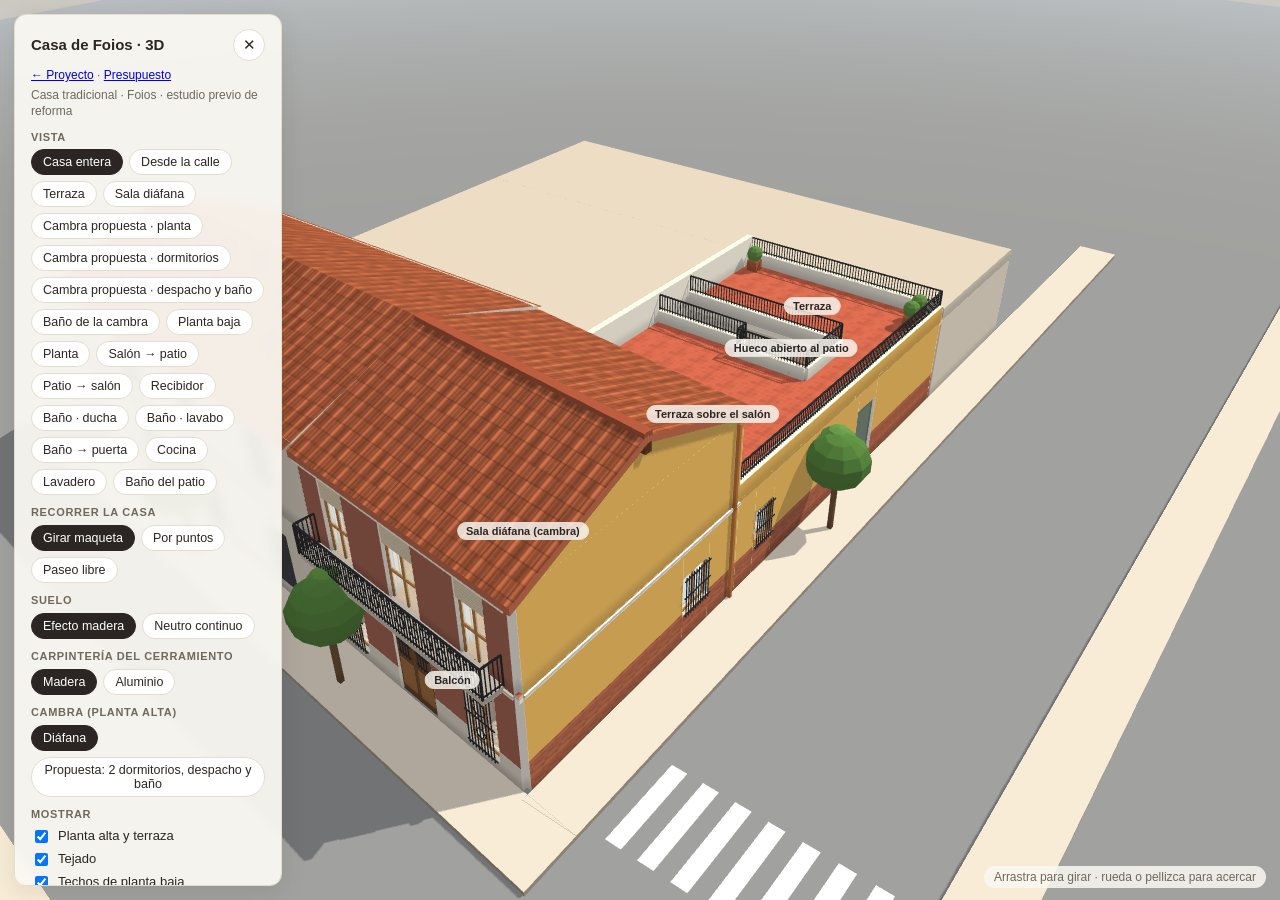
<file: maqueta/index.html>
<!DOCTYPE html>
<html lang="es">
<head>
<meta charset="utf-8">
<meta name="robots" content="noindex,nofollow">
<meta name="viewport" content="width=device-width, initial-scale=1">
<title>Casa Foios · maqueta 3D</title>
<style>
  :root { --ink:#2b2623; --muted:#6f695c; --paper:#faf8f3; --line:#e4ddcf; --accent:#1f6fb5; }
  * { box-sizing: border-box; }
  html, body { margin:0; height:100%; background:var(--paper); color:var(--ink);
    font-family: -apple-system, "Segoe UI", Helvetica, Arial, sans-serif; }
  .lbl { position:absolute; transform:translate(-50%,-50%); pointer-events:none; font-size:11px; font-weight:600; color:#2b2623; background:rgba(250,248,243,.82); border:1px solid #e4ddcf; border-radius:999px; padding:2px 8px; white-space:nowrap; }
  #app { position:relative; width:100%; height:100vh; min-height:560px; }
  canvas { position:absolute; inset:0; width:100%; height:100%; display:block; cursor:grab; touch-action:none; }
  canvas:active { cursor:grabbing; }
  .panel { position:absolute; top:14px; left:14px; width:268px; background:rgba(250,248,243,.94);
    border:1px solid var(--line); border-radius:12px; padding:14px 16px; font-size:13px; line-height:1.35;
    box-shadow:0 6px 24px rgba(43,38,35,.10); backdrop-filter: blur(4px); }
  .panel h1 { font-size:15px; margin:0 0 2px; }
  .panel p.sub { margin:0 0 10px; color:var(--muted); font-size:12px; }
  .grp { margin:10px 0 0; }
  .grp > b { display:block; font-size:11px; letter-spacing:.06em; text-transform:uppercase; color:var(--muted); margin-bottom:5px; }
  .row { display:flex; flex-wrap:wrap; gap:6px; }
  button.chip, label.chip { border:1px solid var(--line); background:#fff; border-radius:999px; padding:5px 11px;
    font-size:12.5px; cursor:pointer; color:var(--ink); }
  button.chip.on, label.chip.on { background:var(--ink); color:#fff; border-color:var(--ink); }
  label.chk { display:flex; align-items:center; gap:7px; margin:4px 0; cursor:pointer; }
  .note { margin-top:10px; color:var(--muted); font-size:11.5px; border-top:1px solid var(--line); padding-top:8px; }
  .hint { position:absolute; right:14px; bottom:12px; font-size:12px; color:var(--muted);
    background:rgba(250,248,243,.85); padding:4px 10px; border-radius:999px; }
  .panel { max-height:calc(100% - 28px); overflow:auto; z-index:5; }
  .lbl { z-index:1; }
  .sel { font:inherit; font-size:12.5px; padding:5px 8px; border:1px solid var(--line); border-radius:8px; background:#fff; color:var(--ink); width:100%; }
  .hot { position:absolute; display:none; flex-direction:column; align-items:center; gap:3px; background:none; border:0; padding:0; cursor:pointer; z-index:2; font:inherit; }
  .hot i { width:30px; height:30px; border-radius:50%; background:rgba(255,255,255,.8); border:3px solid #1f6fb5; box-shadow:0 2px 8px rgba(0,0,0,.25); }
  .hot.go i { border-color:#b9573f; }
  .hot span { font-size:11px; font-weight:600; color:#2b2623; background:rgba(250,248,243,.9); border-radius:999px; padding:1px 7px; white-space:nowrap; }
  .hot:hover i { background:#fff; }
  #joy { position:absolute; left:18px; bottom:18px; width:124px; height:124px; border-radius:50%; background:rgba(250,248,243,.55); border:1px solid var(--line); display:none; touch-action:none; z-index:4; }
  #knob { position:absolute; left:50%; top:50%; width:54px; height:54px; margin:-27px 0 0 -27px; border-radius:50%; background:rgba(43,38,35,.72); pointer-events:none; }
  #fade { position:absolute; inset:0; background:#faf8f3; opacity:0; pointer-events:none; transition:opacity .25s; z-index:3; }
  #fade.on { opacity:1; }
  .head { display:flex; align-items:center; justify-content:space-between; gap:10px; }
  .head h1 { margin:0; }
  .tog { flex:none; width:32px; height:32px; border:1px solid var(--line); background:#fff; border-radius:999px; font-size:15px; cursor:pointer; color:var(--ink); }
  .panel.closed { width:auto; padding:8px 8px 8px 14px; }
  .panel.closed .body { display:none; }
  .body { margin-top:6px; }
  @media (max-width:700px){
    .panel{ width:calc(100% - 20px); left:10px; top:10px; max-height:58vh; padding:10px 12px; }
    .panel.closed{ width:auto; }
    .lbl{ font-size:10px; padding:1px 6px; }
    .hint{ font-size:11px; right:8px; bottom:8px; }
  }
</style>
</head>
<body>
<div id="app">
  <canvas id="gl"></canvas>
  <div class="panel" id="panel">
    <div class="head"><h1>Casa de Foios · 3D</h1><button class="tog" id="tog" aria-label="Ocultar opciones">✕</button></div>
    <div class="body">
    <p class="sub" style="margin-bottom:4px"><a href="../">← Proyecto</a> · <a href="../presupuesto/">Presupuesto</a></p>
    <p class="sub">Casa tradicional · Foios · estudio previo de reforma</p>

    <div class="grp"><b>Vista</b>
      <div class="row" id="views">
        <button class="chip" data-v="aerea">Casa entera</button>
        <button class="chip" data-v="calle">Desde la calle</button>
        <button class="chip" data-v="terraza">Terraza</button>
        <button class="chip" data-v="sala">Sala diáfana</button>
        <button class="chip" data-v="camP">Cambra propuesta · planta</button>
        <button class="chip" data-v="camP2">Cambra propuesta · dormitorios</button>
        <button class="chip" data-v="camP3">Cambra propuesta · despacho y baño</button>
        <button class="chip" data-v="camBano">Baño de la cambra</button>
        <button class="chip" data-v="baja">Planta baja</button>
        <button class="chip" data-v="planta">Planta</button>
        <button class="chip" data-v="interior">Salón → patio</button>
        <button class="chip" data-v="patio">Patio → salón</button>
        <button class="chip" data-v="antiguo">Recibidor</button>
        <button class="chip" data-v="bano">Baño · ducha</button>
        <button class="chip" data-v="bano2">Baño · lavabo</button>
        <button class="chip" data-v="bano3">Baño → puerta</button>
        <button class="chip" data-v="cocina">Cocina</button>
        <button class="chip" data-v="anexo">Lavadero</button>
        <button class="chip" data-v="banoP">Baño del patio</button>
      </div>
    </div>

    <div class="grp"><b>Recorrer la casa</b>
      <div class="row" id="navs">
        <button class="chip" data-n="vista">Girar maqueta</button>
        <button class="chip" data-n="puntos">Por puntos</button>
        <button class="chip" data-n="libre">Paseo libre</button>
      </div>
      <div class="row" id="gotoRow" style="margin-top:6px;display:none"><select id="goto" class="sel"><option value="">Ir a…</option></select></div>
    </div>

    <div class="grp"><b>Suelo</b>
      <div class="row" id="floors">
        <button class="chip" data-f="madera">Efecto madera</button>
        <button class="chip" data-f="neutro">Neutro continuo</button>
      </div>
    </div>

    <div class="grp"><b>Carpintería del cerramiento</b>
      <div class="row" id="frames">
        <button class="chip" data-c="madera">Madera</button>
        <button class="chip" data-c="aluminio">Aluminio</button>
      </div>
    </div>

    <div class="grp"><b>Cambra (planta alta)</b>
      <div class="row" id="cambraRow">
        <button class="chip" data-cam="diafana">Diáfana</button>
        <button class="chip" data-cam="prop">Propuesta: 2 dormitorios, despacho y baño</button>
      </div>
    </div>

    <div class="grp"><b>Mostrar</b>
      <label class="chk"><input type="checkbox" id="upper" checked> Planta alta y terraza</label>
      <label class="chk"><input type="checkbox" id="teja" checked> Tejado</label>
      <label class="chk"><input type="checkbox" id="roof"> Techos de planta baja</label>
      <label class="chk"><input type="checkbox" id="env" checked> Calle y vecinos</label>
      <label class="chk"><input type="checkbox" id="shadows" checked> Sombras del sol</label>
      <label class="chk"><input type="checkbox" id="furn" checked> Mobiliario</label>
      <label class="chk"><input type="checkbox" id="hl"> Resaltar la obra nueva</label>
      <label class="chk"><input type="checkbox" id="bdoor"> Puerta del baño abierta</label>
      <label class="chk"><input type="checkbox" id="ghost" checked> Atravesar muros, puertas y muebles</label>
      <label class="chk"><input type="checkbox" id="labels" checked> Nombres de estancias</label>
      <label class="chk"><input type="checkbox" id="clay"> Modo maqueta (sin texturas)</label>
    </div>

    <div class="note">Cotas por escala de los planos de idealista (±10 cm). Alturas de cumbrera y alero, huecos de fachada, dormitorios, escalera, anexo del patio, pilares y mobiliario son aproximados. Esquemático: no es un proyecto técnico.</div>
    </div>
  </div>
  <div id="hots"></div>
  <div id="joy"><div id="knob"></div></div>
  <div id="fade"></div>
  <div class="hint" id="hint">Arrastra para girar · rueda o pellizca para acercar</div>
</div>

<script>
"use strict";
/* ============ parámetros de la obra (metros; X = este, Z = sur en planta, Y = altura) ============ */
const H = 2.98;           // altura libre del salón
const SLAB = 0.22;        // canto de forjado
const X_OLD = 4.08, X_NEW = 6.60, Z_S = 5.12, TL = 0.52;
const WT = 0.25;          // grueso de muro
const state = { shadows:true, nav:"vista", frontOpen:false, floor:"madera", frame:"madera", roof:true, furn:true, hl:false, clay:false, view:"aerea", doorOpen:false, labels:true, upper:true, teja:true, env:true, cambra:"diafana", ghost:true };
const wxFull = z => z>=0 ? TL*(1-z/Z_S) : TL+(0.81-TL)*(z/-2.65);   // eje del muro oblicuo central
const xL = z => -7.87-0.1166*(z+1.85);                                 // eje de la fachada principal (oeste)

/* ============ utilidades de geometría ============ */
const hex = h => [parseInt(h.slice(1,3),16)/255, parseInt(h.slice(3,5),16)/255, parseInt(h.slice(5,7),16)/255];
function sub(a,b){return [a[0]-b[0],a[1]-b[1],a[2]-b[2]];}
function cross(a,b){return [a[1]*b[2]-a[2]*b[1], a[2]*b[0]-a[0]*b[2], a[0]*b[1]-a[1]*b[0]];}
function norm(v){const l=Math.hypot(v[0],v[1],v[2])||1;return [v[0]/l,v[1]/l,v[2]/l];}

class Mesh {
  constructor(){ this.v=[]; this.coll=null; }
  tri(p,q,r,col,uv){
    let n = norm(cross(sub(q,p),sub(r,p)));
    const u = uv||[[0,0],[0,0],[0,0]];
    [[p,u[0]],[q,u[1]],[r,u[2]]].forEach(([a,t])=>this.v.push(a[0],a[1],a[2],n[0],n[1],n[2],col[0],col[1],col[2],t[0],t[1]));
  }
  /* cuadrilátero orientado hacia 'toward' (punto exterior) */
  quad(a,b,c,d,col,toward,uvs){
    let n = cross(sub(b,a),sub(c,a));
    let cen=[(a[0]+b[0]+c[0]+d[0])/4,(a[1]+b[1]+c[1]+d[1])/4,(a[2]+b[2]+c[2]+d[2])/4];
    const flip = toward && (n[0]*(toward[0]-cen[0])+n[1]*(toward[1]-cen[1])+n[2]*(toward[2]-cen[2]))<0;
    const u = uvs||[[0,0],[1,0],[1,1],[0,1]];
    if(flip){ this.tri(a,c,b,col,[u[0],u[2],u[1]]); this.tri(a,d,c,col,[u[0],u[3],u[2]]); }
    else    { this.tri(a,b,c,col,[u[0],u[1],u[2]]); this.tri(a,c,d,col,[u[0],u[2],u[3]]); }
  }
  /* prisma sobre cuadrilátero en planta [(x,z)*4], de h0 a h1 */
  prism(P,h0,h1,side,top,bottom){
    if(this.coll) this.coll.push({P:P.map(p=>[p[0],p[1]]),h0:Math.min(h0,h1),h1:Math.max(h0,h1)});
    const B=P.map(p=>[p[0],h0,p[1]]), T=P.map(p=>[p[0],h1,p[1]]);
    const c=[P.reduce((s,p)=>s+p[0],0)/P.length,(h0+h1)/2,P.reduce((s,p)=>s+p[1],0)/P.length];
    this.quad(T[0],T[1],T[2],T[3],top||side,[c[0],h1+10,c[2]]);
    this.quad(B[0],B[1],B[2],B[3],bottom||side,[c[0],h0-10,c[2]]);
    for(let i=0;i<4;i++){const j=(i+1)%4; const mx=(B[i][0]+B[j][0])/2, mz=(B[i][2]+B[j][2])/2; this.quad(B[i],B[j],T[j],T[i],side,[mx+(mx-c[0]),c[1],mz+(mz-c[2])]);}
  }
  /* viga entre dos puntos: cara superior en la línea p0-p1, canto h hacia abajo */
  beam(p0,p1,w,h,col){
    const d=norm(sub(p1,p0)); let s=cross(d,[0,1,0]); if(Math.hypot(s[0],s[1],s[2])<1e-6) s=[1,0,0]; s=norm(s);
    let u=norm(cross(s,d)); if(u[1]<0) u=[-u[0],-u[1],-u[2]];
    const c=(p,a,b)=>[p[0]+s[0]*a+u[0]*b,p[1]+s[1]*a+u[1]*b,p[2]+s[2]*a+u[2]*b];
    const A=[c(p0,-w/2,0),c(p0,w/2,0),c(p0,w/2,-h),c(p0,-w/2,-h)], B=[c(p1,-w/2,0),c(p1,w/2,0),c(p1,w/2,-h),c(p1,-w/2,-h)];
    const all=A.concat(B), C=[0,1,2].map(k=>all.reduce((t,p)=>t+p[k],0)/8);
    [[A[0],A[1],A[2],A[3]],[B[0],B[1],B[2],B[3]],[A[0],A[1],B[1],B[0]],[A[1],A[2],B[2],B[1]],[A[2],A[3],B[3],B[2]],[A[3],A[0],B[0],B[3]]].forEach(F=>{
      const fc=[0,1,2].map(k=>(F[0][k]+F[1][k]+F[2][k]+F[3][k])/4); this.quad(F[0],F[1],F[2],F[3],col,[0,1,2].map(k=>fc[k]+(fc[k]-C[k])*3)); });
  }
  sphere(cx,cy,cz,r,col,seg,ring,sy){
    seg=seg||10; ring=ring||7; sy=sy||1;
    const P=(a,b)=>[cx+r*Math.cos(a)*Math.cos(b),cy+r*sy*Math.sin(a),cz+r*Math.cos(a)*Math.sin(b)];
    for(let i=0;i<ring;i++){ const a0=Math.PI*i/ring-Math.PI/2, a1=Math.PI*(i+1)/ring-Math.PI/2;
      for(let j=0;j<seg;j++){ const b0=2*Math.PI*j/seg, b1=2*Math.PI*(j+1)/seg, m=P((a0+a1)/2,(b0+b1)/2);
        this.quad(P(a0,b0),P(a0,b1),P(a1,b1),P(a1,b0),col,[m[0]*2-cx,m[1]*2-cy,m[2]*2-cz]); } }
  }
  box(x0,x1,h0,h1,z0,z1,side,top){ this.prism([[x0,z0],[x1,z0],[x1,z1],[x0,z1]],h0,h1,side,top); }
  /* tramo de muro entre dos puntos de planta con grueso t */
  wall(ax,az,bx,bz,t,h0,h1,side,top){
    const dx=bx-ax,dz=bz-az,l=Math.hypot(dx,dz)||1, nx=-dz/l*t/2, nz=dx/l*t/2;
    this.prism([[ax+nx,az+nz],[bx+nx,bz+nz],[bx-nx,bz-nz],[ax-nx,az-nz]],h0,h1,side,top);
  }
}

/* ============ construcción de la escena ============ */
function palette(){
  const c = state.clay;
  const P = {
    wall: c?"#e4e1dc":"#f1ece1", wallTop:c?"#d6d2cb":"#ddd5c6",
    roofSide:c?"#e0ddd7":"#f1ece1", roofTop:c?"#cfcac2":"#b9573f", roofTopNew:c?"#cfcac2":"#c9694d",
    brick:c?"#cbc6be":"#b9663f", door:c?"#c9c4bb":"#9a6a3d",
    tableTop:c?"#d9d6d0":"#d8bf94", chair:c?"#e8e6e1":"#f6f4ef", sofa:c?"#d6d3cc":"#b7c2ae", rug:c?"#dedbd4":"#e6d9c0",
    tv:c?"#bdb9b1":"#2c2a28", wood:c?"#d1cdc6":"#c79a64", counter:c?"#e0ddd7":"#e9e4d8",
    floorKitchen:c?"#d9d6d0":"#e4ddcd", floorBath:c?"#d9d6d0":"#d9d1c0",
  };
  if(state.hl && !c){ P.roofTopNew="#ee8a3c"; }
  const out={}; for(const k in P) out[k]=hex(P[k]); return out;
}
function frameColor(){
  if(state.clay) return hex("#8f8b84");
  if(state.hl) return hex("#1f6fb5");
  return state.frame==="madera" ? hex("#b07a45") : hex("#34343a");
}

function build(){
  const C = palette();
  const solid=new Mesh(), roofs=new Mesh(), furn=new Mesh(), floors=new Mesh(), glass=new Mesh(), oldFloor=new Mesh(), redFloor=new Mesh(), bathFloor=new Mesh();
  solid.coll=[]; furn.coll=[];
  const TOP=H+SLAB;
  const TMS={}, tm=(grp,tex)=>{ const g=TMS[grp]||(TMS[grp]={}); return g[tex]||(g[tex]=new Mesh()); };

  /* ---- suelos ---- */
  const salonFloor=[[0,Z_S],[TL,0],[X_NEW,0],[X_NEW,Z_S]];
  const fc = hex("#ffffff");
  floors.__parts = [];
  // salón (con textura de suelo)
  {
    const m=floors, y=0.0;
    const P=salonFloor.map(p=>[p[0],y,p[1]]);
    const uv=p=>state.floor==="madera"?[p[0]/2.0,p[2]/1.52]:[p[0]/2.0,p[2]/2.0];
    const col = state.clay? hex("#d4d0c9") : fc;
    m.quad(P[0],P[1],P[2],P[3],col,[1,10,1],P.map(uv));
  }
  const patioMesh=new Mesh();
  {
    const y=-0.012, P=[[X_NEW,y,-2.65],[13.04,y,-2.65],[13.04,y,Z_S],[X_NEW,y,Z_S]];
    const col = state.clay? hex("#cfcac2"): fc;
    patioMesh.quad(P[0],P[1],P[2],P[3],col,[1,10,1],P.map(p=>[p[0]/1.6,p[2]/1.6]));
  }
  // cocina y baño

  /* ---- muros ---- */
  const wl=(ax,az,bx,bz,h0,h1)=>solid.wall(ax,az,bx,bz,WT,h0,h1,C.wall,C.wallTop);
  // oeste (oblicuo) con paso y 0.75–2.05, altura de paso 2.3
  const wx=y=>TL*(1-y/Z_S);
  wl(wx(0),0,wx(0.45),0.45,0,TOP); wl(wx(0.45),0.45,wx(2.2),2.2,2.75,TOP); wl(wx(2.2),2.2,wx(Z_S),Z_S,0,TOP);
  // sur (fachada lateral): ventana 0.93–1.95 (0.9–2.2), puerta del patio 7.08–8.3 (2.4)
  const zs=Z_S;
  wl(0,zs,0.93,zs,0,TOP);
  wl(0.93,zs,1.95,zs,0,0.9); wl(0.93,zs,1.95,zs,2.2,TOP);
  wl(1.95,zs,7.08,zs,0,TOP);
  wl(7.08,zs,8.3,zs,2.4,TOP);
  wl(8.3,zs,13.04,zs,0,TOP);
  solid.box(7.08,8.3,0,2.4,zs-0.04,zs+0.04,hex(state.clay?"#c9c4bb":"#6f7d72"));
  solid.quad([7.18,1.45,zs-0.045],[8.2,1.45,zs-0.045],[8.2,2.3,zs-0.045],[7.18,2.3,zs-0.045],hex(state.clay?"#dcd8d1":"#d6ddd6"),[7.6,1.9,-5]);
  // ventana de la fachada: marco de madera
  const fw = state.clay?hex("#8f8b84"):hex("#b07a45");
  solid.box(0.93,1.95,0.9,0.96,zs-0.12,zs+0.12,fw); solid.box(0.93,1.95,2.14,2.2,zs-0.12,zs+0.12,fw);
  solid.box(0.93,0.99,0.9,2.2,zs-0.12,zs+0.12,fw); solid.box(1.89,1.95,0.9,2.2,zs-0.12,zs+0.12,fw);
  glass.quad([0.99,0.96,zs],[1.89,0.96,zs],[1.89,2.14,zs],[0.99,2.14,zs],hex("#bcd4e2"),[0,1,0]);
  // norte del salón (z=0): puerta cocina 3.15–4.05 (2.1), ventana de conexión 4.56–6.03 (1.0–2.1)
  wl(TL,0,3.15,0,0,TOP); wl(3.15,0,4.05,0,2.1,TOP); wl(4.05,0,4.56,0,0,TOP);
  wl(4.56,0,6.03,0,0,1.0); wl(4.56,0,6.03,0,2.1,TOP); wl(6.03,0,6.6,0,0,TOP);
  // marco de la ventana interior de conexión
  solid.box(4.56,6.03,1.0,1.05,-0.1,0.1,frameColor()); solid.box(4.56,6.03,2.05,2.1,-0.1,0.1,frameColor());
  solid.box(4.56,4.61,1.0,2.1,-0.1,0.1,frameColor()); solid.box(5.98,6.03,1.0,2.1,-0.1,0.1,frameColor());
  glass.quad([4.61,1.05,0],[5.98,1.05,0],[5.98,2.05,0],[4.61,2.05,0],hex("#cfe3ee"),[0,1,0]);
  // cocina / baño (contexto)
  wl(6.6,-2.65,6.6,-2.0,0,TOP); wl(6.6,-2.0,6.6,-0.7,0,1.0); wl(6.6,-2.0,6.6,-0.7,2.15,TOP); wl(6.6,-0.7,6.6,0,0,TOP); wl(2.93,-2.65,2.93,0,0,TOP);
  wl(0.81,-2.65,6.6,-2.65,0,TOP);
  // patio: muro norte
  wl(6.6,-2.65,13.04,-2.65,0,TOP);

  /* ---- cerramiento acristalado (x = 6.6) ---- */
  const svC=solid.coll; solid.coll=null;
  const fcol=frameColor(), t=state.frame==="madera"?0.075:0.05, x0=X_NEW-t/2, x1=X_NEW+t/2;
  const bars=(z,w,h0,h1)=>solid.box(x0,x1,h0,h1,z-w/2,z+w/2,fcol);
  const w=t;
  solid.box(x0,x1,0,0.09,0,Z_S,fcol);              // zócalo
  solid.box(x0,x1,H-0.09,H,0,Z_S,fcol);            // dintel
  solid.box(x0,x1,2.2-0.03,2.2+0.03,0,Z_S,fcol);   // montante
  [0.04,0.95,1.9,2.85,3.8,4.46,Z_S-0.04].forEach(z=>bars(z,w,0,H));
  // hojas de la puerta: marcos
  solid.box(x0-0.02,x1+0.02,0.9,0.96,1.93,3.77,fcol);          // peto
  // tiradores
  solid.box(x1,x1+0.05,1.0,1.12,2.76,2.78,state.clay?hex("#6f6b65"):hex("#c9b27a"));
  solid.box(x1,x1+0.05,1.0,1.12,2.92,2.94,state.clay?hex("#6f6b65"):hex("#c9b27a"));
  glass.quad([X_NEW,0.09,0.04],[X_NEW,0.09,Z_S-0.04],[X_NEW,H-0.09,Z_S-0.04],[X_NEW,H-0.09,0.04],state.clay?hex("#cfe0ea"):hex("#bcd8e6"),[0,1,0]);
  solid.coll=svC;
  solid.coll.push({P:[[6.55,0],[6.65,0],[6.65,1.9],[6.55,1.9]],h0:0,h1:H,glass:true},{P:[[6.55,3.8],[6.65,3.8],[6.65,Z_S],[6.55,Z_S]],h0:0,h1:H,glass:true});

  /* ---- techos y terraza ---- */
  const roofPoly=[[-0.12,Z_S+0.13],[TL-0.06,-0.13],[X_NEW+0.12,-0.13],[X_NEW+0.12,Z_S+0.13]];
  roofs.prism(roofPoly,H,TOP,C.roofSide,C.roofTop,hex(state.clay?"#e8e6e1":"#f4f0e6"));
  // forjado nuevo que cierra el hueco (x 4.08–6.6, z 0.95–3.5)
  roofs.box(X_OLD,X_NEW+0.12,TOP,TOP+0.012,0.95,3.5,C.roofTopNew,C.roofTopNew);
  // brazos de terraza sobre el porche (norte y sur del hueco que sigue abierto)
  // forjado de la terraza sobre el patio, según la planta alta: queda abierto x 6,6–8,93 (z 0,95–3,5) y la franja norte x 7,08–8,93
  {
    const rbot=hex(state.clay?"#e8e6e1":"#f4f0e6"), jc=hex(state.clay?"#d6d2cb":"#cfc8bb");
    roofs.prism([[X_NEW+0.12,-2.65],[7.08,-2.65],[7.08,0.95],[X_NEW+0.12,0.95]],H,TOP,C.roofSide,C.roofTop,rbot);
    roofs.prism([[X_NEW+0.12,3.5],[8.93,3.5],[8.93,Z_S+0.13],[X_NEW+0.12,Z_S+0.13]],H,TOP,C.roofSide,C.roofTop,rbot);
    roofs.prism([[8.93,-2.78],[13.23,-2.78],[13.23,Z_S+0.13],[8.93,Z_S+0.13]],H,TOP,C.roofSide,C.roofTop,rbot);
    // jácenas de borde del hueco
    roofs.box(8.81,9.05,H-0.32,H,-2.65,3.62,jc); roofs.box(X_NEW,9.05,H-0.32,H,3.38,3.62,jc);
    roofs.box(6.96,7.2,H-0.32,H,-2.65,1.07,jc); roofs.box(X_NEW,7.2,H-0.32,H,0.83,1.07,jc);
  }
  // cocina y baño: cubierta
  roofs.prism([[2.8,-2.78],[6.73,-2.78],[6.73,-0.13],[2.8,-0.13]],H,TOP,C.roofSide,C.roofTop,hex("#f4f0e6"));
  roofs.prism([[TL-0.06,-0.13],[2.8,-0.13],[2.8,-2.78],[0.87,-2.78]],H,TOP,C.roofSide,C.roofTop,hex("#f4f0e6"));
  // pilar de ladrillo (posición aproximada)
  solid.box(8.78,9.08,0,H-0.32,3.35,3.65,C.brick);


  /* ============ PLANTA BAJA COMPLETA ============ */
  const PT=0.15, fwood = state.clay?hex("#8f8b84"):hex("#b07a45");
  const wp=(ax,az,bx,bz,h0,h1)=>solid.wall(ax,az,bx,bz,PT,h0,h1,C.wall,C.wallTop);
  /* muro con huecos: ops = [{d0,d1,s,h}] (distancias desde a; s=antepecho, h=dintel) */
  function wallOps(ax,az,bx,bz,t,ops,hTop){
    const dx=bx-ax,dz=bz-az,L=Math.hypot(dx,dz),ux=dx/L,uz=dz/L, P=d=>[ax+ux*d,az+uz*d];
    const seg=(d0,d1,h0,h1)=>{ if(d1-d0<0.001||h1-h0<0.001) return; const a=P(d0),b=P(d1); solid.wall(a[0],a[1],b[0],b[1],t,h0,h1,C.wall,C.wallTop); };
    let cur=0; ops.slice().sort((p,q)=>p.d0-q.d0).forEach(o=>{ seg(cur,o.d0,0,hTop); if(o.s>0) seg(o.d0,o.d1,0,o.s); seg(o.d0,o.d1,o.h,hTop); cur=o.d1; });
    seg(cur,L,0,hTop);
  }
  /* carpintería de un hueco: marco fino + cristal */
  function frameOp(ax,az,bx,bz,o,col,withGlass){
    const svF=solid.coll; solid.coll=null;
    const dx=bx-ax,dz=bz-az,L=Math.hypot(dx,dz),ux=dx/L,uz=dz/L, P=d=>[ax+ux*d,az+uz*d], f=0.055, ft=0.07;
    const bar=(d0,d1,h0,h1)=>{ const a=P(d0),b=P(d1); solid.wall(a[0],a[1],b[0],b[1],ft,h0,h1,col,col); };
    bar(o.d0,o.d1,o.h-f,o.h);
    if(o.s>0) bar(o.d0,o.d1,o.s,o.s+f);
    bar(o.d0,o.d0+f,o.s,o.h); bar(o.d1-f,o.d1,o.s,o.h);
    if(o.d1-o.d0>1.1){ const m=(o.d0+o.d1)/2; bar(m-f/2,m+f/2,o.s,o.h); }
    if(withGlass){ const a=P(o.d0+f),b=P(o.d1-f); glass.quad([a[0],o.s+(o.s>0?f:0),a[1]],[b[0],o.s+(o.s>0?f:0),b[1]],[b[0],o.h-f,b[1]],[a[0],o.h-f,a[1]],hex("#bcd4e2"),[0,1,0]); }
    solid.coll=svF;
  }
  const op=(d0,d1,s,h)=>({d0,d1,s,h});
  const TOPH=TOP;

  /* ---- fachada principal (oeste, calle Jutera): muro oblicuo ---- */
  {
    const ax=xL(-2.65), bx=xL(Z_S), L=Math.hypot(bx-ax, Z_S+2.65), k=L/(Z_S+2.65);
    const d=z=>(z+2.65)*k;
    const ops=[op(d(-1.9),d(-0.8),0.35,2.55), op(d(0.485),d(1.985),0,2.55), op(d(3.27),d(4.37),0.35,2.55)];
    wallOps(ax,-2.65,bx,Z_S,WT,ops,TOPH);
    frameOp(ax,-2.65,bx,Z_S,ops[0],fwood,true); frameOp(ax,-2.65,bx,Z_S,ops[2],fwood,true);
  }
  /* ---- muro norte (medianera) hacia el oeste ---- */
  wl(xL(-2.65),-2.65,0.81,-2.65,0,TOPH);
  /* ---- fachada lateral (sur) tramo oeste: ventana de dormitorio 3 ---- */
  {
    const ax=xL(Z_S), L=0-ax, d=x=>x-ax;
    const o=op(d(-2.59),d(-1.38),0.9,2.2);
    wallOps(ax,Z_S,0,Z_S,WT,[o],TOPH); frameOp(ax,Z_S,0,Z_S,o,fwood,true);
  }
  /* ---- tabiques interiores de la casa antigua ---- */
  // dormitorio 1 / salón (z=-0.16), puerta de dos hojas -6.25…-4.74
  {
    const ax=xL(-0.16), d=x=>x-ax, o=op(d(-6.25),d(-4.74),0,2.5);
    wallOps(ax,-0.16,-3.48,-0.16,PT,[o],TOPH);
  }
  // caja de escalera
  wp(-3.48,-2.65,-3.48,-0.16,0,TOPH);   // (el lado este de la escalera queda abierto)
  // salón antiguo / dormitorios 2 y 3 (z=2.66), dos puertas de dos hojas
  {
    const ax=xL(2.66), bx=wxFull(2.66), d=x=>x-ax;
    const o1=op(d(-6.30),d(-4.87),0,2.5), o2=op(d(-2.48),d(-1.29),0,2.5);
    wallOps(ax,2.66,bx,2.66,PT,[o1,o2],TOPH);
  }
  // medianil entre dormitorios 2 y 3
  wp(-3.87,2.66,-3.87,Z_S,0,TOPH);

  /* ---- suelos de la casa antigua ---- */
  const hydUV=p=>[p[0]/0.4,p[2]/0.4];
  const oc = state.clay?hex("#d4d0c9"):fc;
  const addQ=(m,Q,y,col)=>{ const P=Q.map(p=>[p[0],y,p[1]]); m.quad(P[0],P[1],P[2],P[3],col,[1,10,1],P.map(hydUV)); };
  /* ---- losas de la planta alta (se muestran con "Techos") ---- */
  {
    const rc=C.roofSide, rt=C.roofTop, rb=hex(state.clay?"#e8e6e1":"#f4f0e6"), pad=0.13;
    roofs.prism([[xL(-2.65)-pad,-2.78],[-3.48,-2.78],[-3.48,Z_S+pad],[xL(Z_S)-pad,Z_S+pad]],H,TOP,rc,rt,rb);
    roofs.prism([[-2.46,-2.78],[0.84,-2.78],[-0.02,Z_S+pad],[-2.46,Z_S+pad]],H,TOP,rc,rt,rb);
    roofs.prism([[-3.48,-0.16],[-2.46,-0.16],[-2.46,Z_S+pad],[-3.48,Z_S+pad]],H,TOP,rc,rt,rb);
  }

  /* muro este del patio */
  wl(13.1,-2.65,13.1,Z_S,0,TOPH);

  /* ============ DETALLE DE FACHADAS Y ESTRUCTURA ============ */
  const upper=new Mesh(), upGlass=new Mesh(), roofM=new Mesh(), roofTiles=new Mesh(), terr=new Mesh(), upFloor=new Mesh(), brick=new Mesh(), env=new Mesh();
  upper.coll=[]; env.coll=[];
  const K=(a,b)=>hex(state.clay?(b||"#dcd8d1"):a);
  const COL={ front:K("#9f6352","#e2ded8"), frontZ:K("#d9d2c3","#e6e2dc"), side:K("#e2b45e","#e6e2dc"), cornice:K("#efe7d8","#ece9e3"),
    iron:K("#2b2b2d","#8f8b84"), copper:K("#b8743f","#a9a49c"), beam:K("#7b5232","#c9c4bb"), shutter:K("#d8cbb0","#d9d5ce"),
    under:K("#efe6d6","#ebe8e3"), rafter:K("#5a3820","#c9c4bb"), ridge:K("#9c4f36","#c4bfb7"), tileEdge:K("#b5654a","#cfcac2"),
    coping:K("#e6dccb","#dedad3"), white:K("#ffffff","#d4d0c9"), doorDk:K("#6e4a2f","#c9c4bb"), stair:K("#a8794a","#c9c4bb") };
  const E=TOP+2.75, RH=E+1.55, RT=0.2, OVW=0.32, OVE=0.35;              // alero, cumbrera, canto del tejado, vuelos
  const xm=z=>(xL(z)+wxFull(z))/2;                                      // línea de cumbrera
  const yU=(x,z)=>{ const xw=xL(z), xe=wxFull(z), c=xm(z); return x<=c? E+(RH-E)*(x-xw)/(c-xw) : E+(RH-E)*(xe-x)/(xe-c); };
  const FX0=xL(-2.65), FX1=xL(Z_S), LF=Math.hypot(FX1-FX0,Z_S+2.65), kF=LF/(Z_S+2.65), dF=z=>(z+2.65)*kF, dS=x=>x-FX1;
  const nW=[-(Z_S+2.65)/LF,(FX1-FX0)/LF];                               // normal exterior de la fachada principal
  const OFF=WT/2+0.007;

  function lineQuad(m,ax,az,bx,bz,nrm,off,d0,d1,h0,h1,col,uvs){
    if(d1-d0<0.001||h1-h0<0.001) return;
    const dx=bx-ax,dz=bz-az,L=Math.hypot(dx,dz),ux=dx/L,uz=dz/L,P=d=>[ax+ux*d+nrm[0]*off,az+uz*d+nrm[1]*off], p=P(d0), r=P(d1);
    m.quad([p[0],h0,p[1]],[r[0],h0,r[1]],[r[0],h1,r[1]],[p[0],h1,p[1]],col,[p[0]+nrm[0]*5,(h0+h1)/2,p[1]+nrm[1]*5],
      uvs?[[d0/0.5,h0/0.5],[d1/0.5,h0/0.5],[d1/0.5,h1/0.5],[d0/0.5,h1/0.5]]:undefined);
  }
  /* revestimiento de una cara de muro, descontando huecos */
  function skin(m,ax,az,bx,bz,nrm,off,ops,h0,h1,col,uvs){
    const L=Math.hypot(bx-ax,bz-az), q=(d0,d1,a,b)=>lineQuad(m,ax,az,bx,bz,nrm,off,d0,d1,a,b,col,uvs);
    let cur=0; (ops||[]).slice().sort((p,r)=>p.d0-r.d0).forEach(o=>{ q(cur,o.d0,h0,h1); q(o.d0,o.d1,h0,Math.min(h1,o.s)); q(o.d0,o.d1,Math.max(h0,o.h),h1); cur=Math.max(cur,o.d1); });
    q(cur,L,h0,h1);
  }
  function reja(m,ax,az,bx,bz,nrm,off,d0,d1,h0,h1){
    const dx=bx-ax,dz=bz-az,L=Math.hypot(dx,dz),ux=dx/L,uz=dz/L,P=d=>[ax+ux*d+nrm[0]*off,az+uz*d+nrm[1]*off];
    for(let d=d0+0.07; d<d1-0.04; d+=0.115){ const p=P(d); m.box(p[0]-0.011,p[0]+0.011,h0-0.04,h1+0.04,p[1]-0.011,p[1]+0.011,COL.iron); }
    [h0+0.06,(h0+h1)/2,h1-0.06].forEach(h=>{ const a=P(d0),b=P(d1); m.wall(a[0],a[1],b[0],b[1],0.025,h-0.016,h+0.016,COL.iron,COL.iron); });
  }
  function rail(m,ax,az,bx,bz,h0,h1,sp,col){
    const L=Math.hypot(bx-ax,bz-az), n=Math.max(1,Math.round(L/sp));
    m.wall(ax,az,bx,bz,0.045,h1-0.04,h1,col,col); m.wall(ax,az,bx,bz,0.03,h0+0.06,h0+0.09,col,col);
    for(let i=0;i<=n;i++){ const x=ax+(bx-ax)*i/n, z=az+(bz-az)*i/n, w=(i===0||i===n)?0.025:0.011; m.box(x-w,x+w,h0,h1-0.04,z-w,z+w,col); }
  }
  function wallOpsM(m,ax,az,bx,bz,t,ops,h0,h1){
    const dx=bx-ax,dz=bz-az,L=Math.hypot(dx,dz),ux=dx/L,uz=dz/L,P=d=>[ax+ux*d,az+uz*d];
    const seg=(d0,d1,a,b)=>{ if(d1-d0<0.001||b-a<0.001) return; const p=P(d0),q=P(d1); m.wall(p[0],p[1],q[0],q[1],t,a,b,C.wall,C.wallTop); };
    let cur=0; ops.slice().sort((p,q)=>p.d0-q.d0).forEach(o=>{ seg(cur,o.d0,h0,h1); seg(o.d0,o.d1,h0,o.s); seg(o.d0,o.d1,o.h,h1); cur=o.d1; }); seg(cur,L,h0,h1);
  }
  function frameM(m,gm,ax,az,bx,bz,o,col,door){
    const svM=m.coll; m.coll=null;
    const dx=bx-ax,dz=bz-az,L=Math.hypot(dx,dz),ux=dx/L,uz=dz/L,P=d=>[ax+ux*d,az+uz*d], f=0.055, ft=0.07;
    const bar=(d0,d1,a,b)=>{ const p=P(d0),q=P(d1); m.wall(p[0],p[1],q[0],q[1],ft,a,b,col,col); };
    bar(o.d0,o.d1,o.h-f,o.h); if(!door) bar(o.d0,o.d1,o.s,o.s+f);
    bar(o.d0,o.d0+f,o.s,o.h); bar(o.d1-f,o.d1,o.s,o.h);
    if(o.d1-o.d0>1.0){ const c=(o.d0+o.d1)/2; bar(c-f/2,c+f/2,o.s,o.h); }
    if(door) bar(o.d0,o.d1,o.s+0.85,o.s+0.85+f);
    const a=P(o.d0+f),b=P(o.d1-f), y0=o.s+(door?0:f);
    gm.quad([a[0],y0,a[1]],[b[0],y0,b[1]],[b[0],o.h-f,b[1]],[a[0],o.h-f,a[1]],hex("#bcd4e2"),[0,1,0]);
    m.coll=svM;
  }
  function gableTri(m,z,xa,xb,xc,t,col){
    const z0=z-t/2, z1=z+t/2;
    m.quad([xa,E,z0],[xb,E,z0],[xc,RH,z0],[xc,RH,z0],col,[xc,E,z0-5]);
    m.quad([xa,E,z1],[xb,E,z1],[xc,RH,z1],[xc,RH,z1],col,[xc,E,z1+5]);
    m.quad([xa,E,z0],[xc,RH,z0],[xc,RH,z1],[xa,E,z1],col,[xa-5,RH+5,z]);
    m.quad([xb,E,z0],[xc,RH,z0],[xc,RH,z1],[xb,E,z1],col,[xb+5,RH+5,z]);
  }
  const lq=(m,Q,y,col,uvf)=>{ const P=Q.map(p=>[p[0],y,p[1]]); m.quad(P[0],P[1],P[2],P[3],col,[1,10,1],uvf?P.map(uvf):undefined); };

  /* ---- planta baja: fachadas exteriores ---- */
  const opsF0=[op(dF(-1.9),dF(-0.8),0.35,2.55), op(dF(0.485),dF(1.985),0,2.55), op(dF(3.27),dF(4.37),0.35,2.55)];
  const opsS0=[op(dS(-2.59),dS(-1.38),0.9,2.2), op(dS(0.93),dS(1.95),0.9,2.2), op(dS(7.08),dS(8.3),0,2.4)];
  skin(solid,FX0,-2.65,FX1,Z_S,nW,OFF+0.012,opsF0,0,0.75,COL.frontZ);      // zócalo de piedra clara
  skin(solid,FX0,-2.65,FX1,Z_S,nW,OFF,opsF0,0.75,TOP,COL.front);
  skin(brick,FX1,Z_S,13.1,Z_S,[0,1],OFF,opsS0,0,1.0,COL.white,true);          // 1 m de ladrillo macizo visto (fachada lateral)
  skin(solid,FX1,Z_S,13.1,Z_S,[0,1],OFF,opsS0,1.0,TOP,COL.side);
  // ladrillo visto 1 m por dentro en los muros antiguos con humedad
  skin(brick,FX0,-2.65,FX1,Z_S,[-nW[0],-nW[1]],OFF,opsF0,0,1.0,COL.white,true);
  skin(brick,FX1,Z_S,0,Z_S,[0,-1],OFF,[opsS0[0]],0,1.0,COL.white,true);
  skin(brick,FX0,-2.65,-3.48,-2.65,[0,1],OFF,null,0,1.0,COL.white,true);
  // imposta entre plantas
  { const a=[FX0+nW[0]*0.15,-2.65+nW[1]*0.15], b=[FX1+nW[0]*0.15,Z_S+nW[1]*0.15]; solid.wall(a[0],a[1],b[0],b[1],0.07,TOP-0.14,TOP-0.03,COL.cornice,COL.cornice); }
  solid.wall(FX1,Z_S+0.15,0,Z_S+0.15,0.07,TOP-0.14,TOP-0.03,COL.cornice,COL.cornice);
  // rejas de las ventanas de planta baja
  function ring(m,ax,az,bx,bz,nrm,off,d,h,r){
    const dx=bx-ax,dz=bz-az,L=Math.hypot(dx,dz),ux=dx/L,uz=dz/L, P=(dd,hh)=>[ax+ux*dd+nrm[0]*off,hh,az+uz*dd+nrm[1]*off], n=10;
    for(let i=0;i<n;i++){ const a0=2*Math.PI*i/n, a1=2*Math.PI*(i+1)/n; m.beam(P(d+r*Math.cos(a0),h+r*Math.sin(a0)),P(d+r*Math.cos(a1),h+r*Math.sin(a1)),0.022,0.022,COL.iron); }
  }
  [[-1.9,-0.8],[3.27,4.37]].forEach(([a,b])=>{
    reja(solid,FX0,-2.65,FX1,Z_S,nW,OFF+0.07,dF(a),dF(b),0.35,2.55);
    const c=(dF(a)+dF(b))/2; ring(solid,FX0,-2.65,FX1,Z_S,nW,OFF+0.07,c,1.85,0.24); ring(solid,FX0,-2.65,FX1,Z_S,nW,OFF+0.07,c,1.0,0.16);
    ring(solid,FX0,-2.65,FX1,Z_S,nW,OFF+0.07,c,2.32,0.09);
  });
  reja(solid,FX1,Z_S,13.1,Z_S,[0,1],OFF+0.07,dS(-2.59),dS(-1.38),0.9,2.2);
  reja(solid,FX1,Z_S,13.1,Z_S,[0,1],OFF+0.07,dS(0.93),dS(1.95),0.9,2.2);
  // puerta de la calle: dos hojas de madera con cuarterones
  {
    const ux=(FX1-FX0)/LF, uz=(Z_S+2.65)/LF, PF=(d,o)=>[FX0+ux*d+nW[0]*o,-2.65+uz*d+nW[1]*o];
    const a0=dF(0.485)+0.04, a1=dF(1.985)-0.04, mid=(a0+a1)/2, lw=(a1-a0)/2-0.01;
    if(state.frontOpen){
      [[a0,1],[a1,-1]].forEach(([d,sg])=>{ const h=PF(d,-0.13), an=1.45;
        const dx=Math.cos(an)*ux*sg-Math.sin(an)*nW[0], dz=Math.cos(an)*uz*sg-Math.sin(an)*nW[1];
        solid.wall(h[0],h[1],h[0]+dx*lw,h[1]+dz*lw,0.05,0,2.5,COL.doorDk,COL.doorDk); });
    } else {
      [[a0,mid-0.008],[mid+0.008,a1]].forEach(([d0,d1])=>{
        const p=PF(d0,0.06), q=PF(d1,0.06); solid.wall(p[0],p[1],q[0],q[1],0.05,0,2.5,COL.doorDk,COL.doorDk);
        const r=PF(d0+0.08,0.09), t=PF(d1-0.08,0.09); solid.wall(r[0],r[1],t[0],t[1],0.02,0.25,1.2,C.door,C.door);
        reja(solid,FX0,-2.65,FX1,Z_S,nW,0.11,d0+0.1,d1-0.1,1.42,2.25);
      });
    }
    // farol sobre la puerta
    { const zc=1.235, b0=[xL(zc)+nW[0]*0.13,zc+nW[1]*0.13], b1=[xL(zc)+nW[0]*0.42,zc+nW[1]*0.42];
      solid.beam([b0[0],2.98,b0[1]],[b1[0],2.98,b1[1]],0.03,0.03,COL.iron);
      solid.box(b1[0]-0.015,b1[0]+0.015,2.86,2.98,b1[1]-0.015,b1[1]+0.015,COL.iron);
      solid.sphere(b1[0],2.76,b1[1],0.11,K("#f6f1e2","#ebe9e4"),10,7); }
  }
  // bajante (PVC pintado en cobre) en la esquina del cuerpo alto
  solid.box(-0.36,-0.26,0,TOP,Z_S+0.14,Z_S+0.24,COL.copper);

  /* ============ PLANTA ALTA: SALA DIÁFANA ============ */
  // fachada principal: dos ventanas y la puerta del balcón
  const opsF1=[op(dF(-1.85),dF(-0.85),TOP,TOP+2.5), op(dF(0.635),dF(1.835),TOP,TOP+2.5), op(dF(3.32),dF(4.32),TOP,TOP+2.5)];
  wallOpsM(upper,FX0,-2.65,FX1,Z_S,WT,opsF1,TOP,E);
  opsF1.forEach(o=>frameM(upper,upGlass,FX0,-2.65,FX1,Z_S,o,fwood,true));
  skin(upper,FX0,-2.65,FX1,Z_S,nW,OFF,opsF1,TOP,E,COL.front);
  { const a=[FX0+nW[0]*0.17,-2.65+nW[1]*0.17], b=[FX1+nW[0]*0.17,Z_S+nW[1]*0.17]; upper.wall(a[0],a[1],b[0],b[1],0.14,E-0.3,E-0.08,COL.cornice,COL.cornice); }
  // persianas enrollables a medio bajar
  [0,1,2].forEach(i=>{ const o=opsF1[i];
    lineQuad(upper,FX0,-2.65,FX1,Z_S,nW,OFF-0.03,o.d0,o.d1,o.h-0.8,o.h,COL.shutter);
    for(let h=o.h-0.78; h<o.h-0.02; h+=0.08) lineQuad(upper,FX0,-2.65,FX1,Z_S,nW,OFF-0.025,o.d0,o.d1,h,h+0.012,K("#b7a98d","#c9c4bb")); });
  // balcón con barandilla de forja
  {
    const z0=-2.3, z1=4.8, out=0.6, Pz=(z,o)=>[xL(z)+nW[0]*o, z+nW[1]*o];
    const A=Pz(z0,OFF), B=Pz(z1,OFF), C2=Pz(z1,OFF+out), D=Pz(z0,OFF+out);
    upper.prism([A,B,C2,D],TOP-0.12,TOP+0.05,COL.coping,COL.coping);
    { const sv=upper.coll; upper.coll=null;
      upper.prism([Pz(z0+0.08,OFF),Pz(z1-0.08,OFF),Pz(z1-0.08,OFF+out-0.1),Pz(z0+0.08,OFF+out-0.1)],TOP-0.22,TOP-0.12,COL.cornice,COL.cornice);
      const Lb=Math.hypot(C2[0]-D[0],C2[1]-D[1]);
      for(let d=0.3; d<Lb-0.2; d+=0.5) ring(upper,D[0],D[1],C2[0],C2[1],[0,0],0,d,TOP+0.5,0.17);
      for(let d=0.15; d<Lb-0.1; d+=0.25) ring(upper,D[0],D[1],C2[0],C2[1],[0,0],0,d,TOP+0.86,0.06);
      upper.coll=sv; }
    rail(upper,D[0],D[1],C2[0],C2[1],TOP+0.05,TOP+1.0,0.11,COL.iron);
    rail(upper,A[0],A[1],D[0],D[1],TOP+0.05,TOP+1.0,0.11,COL.iron);
    rail(upper,B[0],B[1],C2[0],C2[1],TOP+0.05,TOP+1.0,0.11,COL.iron);
  }
  // muro este (a la terraza): ventana, puerta y ventana
  {
    const kA=Math.hypot(0.81-TL,2.65)/2.65, kB=Math.hypot(TL,Z_S)/Z_S;
    const nA=norm([2.65,0,0.81-TL]), nB=norm([Z_S,0,TL]);
    const opsA=[op((-1.6+2.65)*kA,(-0.3+2.65)*kA,TOP+0.9,TOP+2.25)];
    const opsB=[op(1.15*kB,2.0*kB,TOP,TOP+2.25), op(2.7*kB,3.9*kB,TOP+0.9,TOP+2.25)];
    wallOpsM(upper,0.81,-2.65,TL,0,WT,opsA,TOP,E); wallOpsM(upper,TL,0,0,Z_S,WT,opsB,TOP,E);
    frameM(upper,upGlass,0.81,-2.65,TL,0,opsA[0],fwood,false);
    frameM(upper,upGlass,TL,0,0,Z_S,opsB[0],fwood,true); frameM(upper,upGlass,TL,0,0,Z_S,opsB[1],fwood,false);
    skin(upper,0.81,-2.65,TL,0,[nA[0],nA[2]],OFF,opsA,TOP,E,COL.side);
    skin(upper,TL,0,0,Z_S,[nB[0],nB[2]],OFF,opsB,TOP,E,COL.side);
  }
  // hastiales norte (medianera) y sur (fachada lateral)
  upper.wall(FX0,-2.65,0.81,-2.65,WT,TOP,E,C.wall,C.wallTop); gableTri(upper,-2.65,FX0,0.81,xm(-2.65),WT,C.wall);
  upper.wall(FX1,Z_S,0,Z_S,WT,TOP,E,C.wall,C.wallTop); gableTri(upper,Z_S,FX1,0,xm(Z_S),WT,C.wall);
  lineQuad(upper,FX1,Z_S,0,Z_S,[0,1],OFF,0,-FX1,TOP,E,COL.side);
  upper.quad([FX1,E,Z_S+OFF],[0,E,Z_S+OFF],[xm(Z_S),RH,Z_S+OFF],[xm(Z_S),RH,Z_S+OFF],COL.side,[xm(Z_S),E,Z_S+5]);
  upper.box(-0.36,-0.26,TOP,E-0.1,Z_S+0.14,Z_S+0.24,COL.copper);
  // suelo laminado (base aislante) y barandilla de la escalera
  const lamUV=p=>[p[0]/2.0,p[2]/1.52], ly=TOP+0.004;
  lq(upFloor,[[FX0,-2.65],[-3.48,-2.65],[-3.48,Z_S],[FX1,Z_S]],ly,COL.white,lamUV);
  lq(upFloor,[[-2.46,-2.65],[0.81,-2.65],[0,Z_S],[-2.46,Z_S]],ly,COL.white,lamUV);
  lq(upFloor,[[-3.48,-0.16],[-2.46,-0.16],[-2.46,Z_S],[-3.48,Z_S]],ly,COL.white,lamUV);
  rail(upper,-3.48,-0.16,-2.46,-0.16,TOP,TOP+0.95,0.12,COL.iron);
  rail(upper,-3.48,-2.6,-3.48,-0.16,TOP,TOP+0.95,0.12,COL.iron);
  rail(upper,-2.46,-0.16,-2.46,-1.75,TOP,TOP+0.95,0.12,COL.iron);
  // pilares de ladrillo que sostienen la cumbrera
  [-0.56,2.39].forEach(z=>{ const x=xm(z); upper.box(x-0.15,x+0.15,TOP,RH-0.27,z-0.15,z+0.15,C.brick); });

  /* ============ TEJADO A DOS AGUAS (teja árabe) ============ */
  {
    const ZN=-2.70, ZS=Z_S+0.3, edge=COL.tileEdge;
    const W=z=>[xL(z)-OVW,yU(xL(z)-OVW,z),z], R=z=>[xm(z),RH,z], Ee=z=>[wxFull(z)+OVE,yU(wxFull(z)+OVE,z),z];
    [[ZN,0],[0,ZS]].forEach(([za,zb])=>{
      [[W,R],[R,Ee]].forEach(([f,g])=>{
        const U=[f(za),f(zb),g(zb),g(za)], T=U.map(p=>[p[0],p[1]+RT,p[2]]);
        const C3=[0,1,2].map(k=>U.concat(T).reduce((t,p)=>t+p[k],0)/8);
        roofTiles.quad(T[0],T[1],T[2],T[3],COL.white,[C3[0],C3[1]+20,C3[2]], T.map(p=>[p[2]/1.6, Math.hypot(p[0]-xm(p[2]),p[1]-RT-RH)/2.4]));
        tm("teja","rasilla").quad(U[0],U[1],U[2],U[3],COL.white,[C3[0],C3[1]-20,C3[2]],U.map(p=>[p[2]/0.56,Math.hypot(p[0]-xm(p[2]),p[1]-RH)/0.42]));
        for(let i=0;i<4;i++){ const j=(i+1)%4, mc=[0,1,2].map(k=>(U[i][k]+U[j][k])/2); roofM.quad(U[i],U[j],T[j],T[i],edge,[0,1,2].map(k=>mc[k]+(mc[k]-C3[k])*4)); }
      });
      roofM.beam([xm(za),RH+RT+0.1,za],[xm(zb),RH+RT+0.1,zb],0.28,0.14,COL.ridge);      // caballete
      roofM.beam([xm(za),RH,za],[xm(zb),RH,zb],0.22,0.27,COL.rafter);                  // viga cumbrera
    });
    // cabios
    for(let z=-2.4; z<Z_S-0.05; z+=0.45){
      const xw=xL(z)+0.14, xe=wxFull(z)-0.14, c=xm(z);
      roofM.beam([xw,yU(xw,z),z],[c-0.11,yU(c-0.11,z),z],0.08,0.14,COL.rafter);
      roofM.beam([c+0.11,yU(c+0.11,z),z],[xe,yU(xe,z),z],0.08,0.14,COL.rafter);
    }
  }

  /* ============ TERRAZA ============ */
  {
    const terUV=p=>[p[0]/0.8,p[2]/0.8], ty=TOP+0.016;
    lq(terr,[[0.81,-2.65],[X_NEW,-2.65],[X_NEW,Z_S],[0,Z_S]],ty,COL.white,terUV);
    lq(terr,[[X_NEW,-2.65],[7.08,-2.65],[7.08,0.95],[X_NEW,0.95]],ty,COL.white,terUV);
    lq(terr,[[X_NEW,3.5],[8.93,3.5],[8.93,Z_S],[X_NEW,Z_S]],ty,COL.white,terUV);
    lq(terr,[[8.93,-2.65],[13.1,-2.65],[13.1,Z_S],[8.93,Z_S]],ty,COL.white,terUV);
    if(state.hl&&!state.clay) lq(upper,[[X_OLD,0.95],[X_NEW,0.95],[X_NEW,3.5],[X_OLD,3.5]],ty+0.004,hex("#ee8a3c"));
    // bordillo y barandilla alrededor del hueco que sigue abierto al patio
    [[X_NEW,0.95,7.08,0.95],[7.08,0.95,7.08,-2.52],[8.93,-2.52,8.93,3.5],[8.93,3.5,X_NEW,3.5],[X_NEW,3.5,X_NEW,0.95]].forEach(([a,b,c,d])=>{
      upper.wall(a,b,c,d,0.2,TOP,TOP+0.45,C.wall,COL.coping); rail(upper,a,b,c,d,TOP+0.45,TOP+1.05,0.11,COL.iron); });
    // petos: sur (calle lateral) y este con barandilla; norte (medianera) de obra
    upper.wall(0,Z_S,13.1,Z_S,WT,TOP,TOP+0.5,C.wall,COL.coping);
    lineQuad(upper,0,Z_S,13.1,Z_S,[0,1],OFF,0,13.1,TOP,TOP+0.5,COL.side);
    rail(upper,0.15,Z_S,13.1,Z_S,TOP+0.5,TOP+1.05,0.11,COL.iron);
    upper.wall(13.1,-2.65,13.1,Z_S,WT,TOP,TOP+0.5,C.wall,COL.coping);
    rail(upper,13.1,-2.65,13.1,Z_S,TOP+0.5,TOP+1.05,0.11,COL.iron);
    upper.wall(0.81,-2.65,13.1,-2.65,WT,TOP,TOP+1.1,C.wall,COL.coping);
    // macetas
    [[11.9,4.6],[12.5,4.6],[12.6,-2.1]].forEach(([x,z])=>{ upper.box(x-0.2,x+0.2,ty,ty+0.4,z-0.2,z+0.2,K("#b0603c")); upper.sphere(x,ty+0.65,z,0.3,K("#5b8442"),8,6); });
  }

  /* ============ MOBILIARIO DE LA CASA ANTIGUA, COCINA Y PATIO ============ */
  {
    const wd=C.wood, sheet=K("#f2efe8","#ebe9e4"), duv=K("#c9d3d6","#e0ddd7"), pil=K("#ffffff","#efede9");
    const bed=(x0,x1,z0,z1,head)=>{
      furn.box(x0,x1,0,0.3,z0,z1,wd); furn.box(x0+0.03,x1-0.03,0.3,0.52,z0+0.03,z1-0.03,sheet);
      const hb={xmin:[x0-0.05,x0,z0,z1],xmax:[x1,x1+0.05,z0,z1],zmin:[x0,x1,z0-0.05,z0],zmax:[x0,x1,z1,z1+0.05]}[head];
      furn.box(hb[0],hb[1],0,1.05,hb[2],hb[3],wd);
      if(head==="xmax"){ furn.box(x0+0.02,x1-0.65,0.52,0.57,z0+0.02,z1-0.02,duv); [[z0+0.1,(z0+z1)/2-0.05],[(z0+z1)/2+0.05,z1-0.1]].forEach(([a,b])=>furn.box(x1-0.5,x1-0.12,0.52,0.64,a,b,pil)); }
      if(head==="zmin"){ furn.box(x0+0.02,x1-0.02,0.52,0.57,z0+0.65,z1-0.02,duv); [[x0+0.1,(x0+x1)/2-0.05],[(x0+x1)/2+0.05,x1-0.1]].forEach(([a,b])=>furn.box(a,b,0.52,0.64,z0+0.12,z0+0.5,pil)); }
    };
    bed(-5.56,-3.56,-2.2,-0.7,"xmax");  furn.box(-3.98,-3.58,0,0.5,-2.6,-2.25,wd);     // dormitorio 1
    bed(-5.95,-3.95,3.15,4.65,"xmax");  furn.box(-4.37,-3.97,0,0.5,4.7,5.0,wd);        // dormitorio 2
    bed(-1.98,-0.03,3.45,4.8,"xmax");                                                   // dormitorio 3
    // salón antiguo: aparador, alfombra y dos butacas
    furn.box(-4.6,-2.75,0,0.85,2.15,2.55,wd);
    const arm=(x,z)=>{ furn.box(x,x+0.75,0,0.42,z,z+0.72,C.sofa); furn.box(x+0.6,x+0.75,0.42,0.85,z,z+0.72,C.sofa); furn.box(x,x+0.75,0.42,0.62,z,z+0.1,C.sofa); furn.box(x,x+0.75,0.42,0.62,z+0.62,z+0.72,C.sofa); };
    arm(-1.5,-2.35);
    // patio: mesa y sillas bajo el porche, macetas y un limonero
    furn.box(10.8,11.9,0.72,0.76,1.5,2.4,C.tableTop);
    [[10.85,1.55],[11.85,1.55],[10.85,2.35],[11.85,2.35]].forEach(([x,z])=>furn.box(x-0.025,x+0.025,0,0.72,z-0.025,z+0.025,C.tableTop));
    [[10.6,1.1],[11.6,1.1],[10.6,2.5],[11.6,2.5]].forEach(([x,z])=>{ furn.box(x,x+0.42,0.44,0.48,z,z+0.42,C.chair); furn.box(x,x+0.42,0,0.44,z+0.18,z+0.24,C.chair); });
    [[9.35,4.75],[12.6,4.7]].forEach(([x,z])=>{ furn.box(x-0.18,x+0.18,0,0.38,z-0.18,z+0.18,K("#b0603c")); furn.sphere(x,0.62,z,0.28,K("#5b8442"),8,6); });
  }

  /* ============ ENTORNO: CALLES, ACERAS, VECINOS Y ÁRBOLES ============ */
  {
    const asph=K("#868889","#d8d5cf"), sw=K("#cfc6b8","#e2dfd9"), sw2=K("#b9ae9c","#d9d5ce"), nb=K("#d9d1c4","#e0ddd7"), nbt=K("#c4baa9","#d3cfc8"), zeb=K("#eeeeea","#efede9");
    env.quad([-90,-0.17,-80],[90,-0.17,-80],[90,-0.17,90],[-90,-0.17,90],asph,[0,10,0]);
    const zA=-16, zB=Z_S+1.75, xo=z=>xL(z)-WT/2;
    env.prism([[xo(zA)-1.75,zA],[xo(zA),zA],[xo(zB),zB],[xo(zB)-1.75,zB]],-0.17,-0.015,sw2,sw);
    env.prism([[xo(zB),Z_S+WT/2],[30,Z_S+WT/2],[30,zB],[xo(zB),zB]],-0.17,-0.015,sw2,sw);
    env.prism([[xo(zA)-10.5,zA],[xo(zA)-8.8,zA],[xo(26)-8.8,26],[xo(26)-10.5,26]],-0.17,-0.03,sw2,sw);
    env.prism([[xo(zB)-1.75,zB+7.2],[30,zB+7.2],[30,zB+8.9],[xo(zB)-1.75,zB+8.9]],-0.17,-0.03,sw2,sw);
    for(let z=zB+0.5; z<zB+6.8; z+=0.9) env.box(xo(zB)+0.4,xo(zB)+3.0,-0.17,-0.162,z,z+0.45,zeb);
    // vecinos (volúmenes simples)
    env.prism([[xo(zA),zA],[1.2,zA],[1.2,-2.78],[xo(-2.78),-2.78]],-0.17,6.1,nb,nbt);
    { const za=zA, zb=-2.78, xw=z=>xo(z)-0.3, xe=1.4, xr=z=>(xo(z)+1.2)/2, yE=6.0, yR=7.6, rt=tm("env","roof");
      const UV=p=>[p[2]/1.6, Math.hypot(p[0]-xr(p[2]),p[1]-yR)/2.4];
      const Q1=[[xw(za),yE,za],[xw(zb),yE,zb],[xr(zb),yR,zb],[xr(za),yR,za]], Q2=[[xr(za),yR,za],[xr(zb),yR,zb],[xe,yE,zb],[xe,yE,za]];
      const tw=K("#ffffff","#d4d0c9"); rt.quad(Q1[0],Q1[1],Q1[2],Q1[3],tw,[xw(za)-5,yR+5,-8],Q1.map(UV)); rt.quad(Q2[0],Q2[1],Q2[2],Q2[3],tw,[xe+5,yR+5,-8],Q2.map(UV));
      env.quad([xo(zb),6.1,zb+0.0],[1.2,6.1,zb],[xr(zb),yR,zb],[xr(zb),yR,zb],nb,[xr(zb),6.5,zb+5]);
      // ventanas y puerta del vecino hacia la calle
      const nwc=K("#3d4045","#bdb8b0"); [[-5.2,-4.2],[-9.0,-8.0],[-12.6,-11.6]].forEach(([a,b])=>{ const P=(z,y)=>[xo(z)-0.02,y,z];
        env.quad(P(a,3.9),P(b,3.9),P(b,5.6),P(a,5.6),nwc,[xo(a)-5,4.7,a]); env.quad(P(a,0.4),P(b,0.4),P(b,2.4),P(a,2.4),nwc,[xo(a)-5,1.4,a]); }); }
    env.prism([[1.2,zA],[13.23,zA],[13.23,-2.78],[1.2,-2.78]],-0.17,3.55,nb,nbt);
    env.prism([[13.23,zA],[19.5,zA],[19.5,Z_S+0.13],[13.23,Z_S+0.13]],-0.17,3.55,nb,nbt);
    // naranjos de la acera
    const tree=(x,z)=>{ env.box(x-0.07,x+0.07,-0.015,1.9,z-0.07,z+0.07,K("#6b5138","#c9c4bb")); env.sphere(x,2.5,z,1.0,K("#4f7a3a","#cfcbc4"),10,7,0.85); env.sphere(x+0.35,2.85,z-0.25,0.6,K("#5d8a44","#d6d2cb"),8,6,0.9); };
    tree(xo(-1.0)-0.95,-1.0); tree(xo(-8.5)-0.95,-8.5); tree(4.2,Z_S+0.95);
  }

  /* ---- mobiliario ---- */
  // alfombra
  furn.box(1.55,4.1,0.002,0.012,2.85,5.0,C.rug);
  // mesa de comedor y sillas
  furn.box(4.0,5.8,0.72,0.76,0.95,1.9,C.tableTop);
  [[4.08,1.0],[5.72,1.0],[4.08,1.84],[5.72,1.84]].forEach(([x,z])=>furn.box(x-0.03,x+0.03,0,0.72,z-0.03,z+0.03,C.tableTop));
  const chair=(x,z)=>{ furn.box(x,x+0.42,0.44,0.48,z,z+0.42,C.chair); furn.box(x+0.02,x+0.06,0,0.44,z+0.02,z+0.06,C.chair); furn.box(x+0.36,x+0.4,0,0.44,z+0.36,z+0.4,C.chair); };
  [0,1,2].forEach(i=>{ const x=4.18+i*0.6; chair(x,0.45); chair(x,1.98); furn.box(x,x+0.42,0.48,0.9,0.45,0.49,C.chair); furn.box(x,x+0.42,0.48,0.9,2.39,2.43,C.chair); });
  chair(3.5,1.22); chair(5.88,1.22);
  furn.box(3.5,3.54,0.48,0.9,1.22,1.64,C.chair); furn.box(6.26,6.3,0.48,0.9,1.22,1.64,C.chair);
  // sofá de 3 plazas
  furn.box(3.05,4.0,0.0,0.45,3.15,5.0,C.sofa);
  furn.box(3.75,4.0,0.45,0.85,3.15,5.0,C.sofa);
  furn.box(3.05,4.0,0.45,0.62,3.15,3.3,C.sofa); furn.box(3.05,4.0,0.45,0.62,4.85,5.0,C.sofa);
  // mesa baja
  furn.box(2.0,2.6,0.36,0.4,3.6,4.5,C.tableTop); furn.box(2.05,2.09,0,0.36,3.65,3.69,C.tableTop); furn.box(2.51,2.55,0,0.36,4.41,4.45,C.tableTop);
  // mueble de TV y televisor
  furn.box(0.16,0.56,0,0.5,3.0,4.6,C.wood);
  furn.box(0.2,0.26,0.75,1.45,3.4,4.2,C.tv);
  // aparador
  furn.box(1.0,2.7,0,0.85,0.13,0.55,C.wood);

  /* =====================================================================
     DETALLE v3: suelos por estancia, techos de vigas y revoltón, puertas,
     escalera, baño reformado, cocina, anexo del patio, cambra y mobiliario
     ===================================================================== */
  const TW=K("#ffffff","#d4d0c9");
  const dAl=(ax,az,bx,bz,x,z)=>{ const L=Math.hypot(bx-ax,bz-az); return ((x-ax)*(bx-ax)+(z-az)*(bz-az))/L; };
  function tface(grp,tex,ax,az,bx,bz,nrm,off,d0,d1,h0,h1,su,sv,col){
    if(d1-d0<0.001||h1-h0<0.001) return;
    const dx=bx-ax,dz=bz-az,L=Math.hypot(dx,dz),ux=dx/L,uz=dz/L,P=d=>[ax+ux*d+nrm[0]*off,az+uz*d+nrm[1]*off], p=P(d0), r=P(d1);
    tm(grp,tex).quad([p[0],h0,p[1]],[r[0],h0,r[1]],[r[0],h1,r[1]],[p[0],h1,p[1]],col||TW,[p[0]+nrm[0]*5,(h0+h1)/2,p[1]+nrm[1]*5],
      [[d0/su,h0/sv],[d1/su,h0/sv],[d1/su,h1/sv],[d0/su,h1/sv]]);
  }
  function tskin(grp,tex,ax,az,bx,bz,nrm,off,ops,h0,h1,su,sv,col){
    const L=Math.hypot(bx-ax,bz-az), q=(d0,d1,a,b)=>tface(grp,tex,ax,az,bx,bz,nrm,off,d0,d1,a,b,su,sv,col);
    let cur=0; (ops||[]).slice().sort((p,r)=>p.d0-r.d0).forEach(o=>{ q(cur,o.d0,h0,h1); q(o.d0,o.d1,h0,Math.min(h1,o.s)); q(o.d0,o.d1,Math.max(h0,o.h),h1); cur=Math.max(cur,o.d1); });
    q(cur,L,h0,h1);
  }
  function tfloor(grp,tex,Q,y,su,sv,col){ const P=Q.map(p=>[p[0],y,p[1]]); tm(grp,tex).quad(P[0],P[1],P[2],P[3],col||TW,[P[0][0],y+10,P[0][2]],P.map(p=>[p[0]/su,p[2]/(sv||su)])); }
  /* disco vertical en un plano z = cte (espejos, rosetones) o x = cte */
  function discZ(m,cx,cy,z,r,col,toward){ const N=20; for(let i=0;i<N;i++){ const a0=2*Math.PI*i/N, a1=2*Math.PI*(i+1)/N;
    m.quad([cx,cy,z],[cx+r*Math.cos(a0),cy+r*Math.sin(a0),z],[cx+r*Math.cos(a1),cy+r*Math.sin(a1),z],[cx+r*Math.cos(a1),cy+r*Math.sin(a1),z],col,[cx,cy,z+toward]); } }
  function discY(m,cx,y,cz,r,col,toward){ const N=20; for(let i=0;i<N;i++){ const a0=2*Math.PI*i/N, a1=2*Math.PI*(i+1)/N;
    m.quad([cx,y,cz],[cx+r*Math.cos(a0),y,cz+r*Math.sin(a0)],[cx+r*Math.cos(a1),y,cz+r*Math.sin(a1)],[cx+r*Math.cos(a1),y,cz+r*Math.sin(a1)],col,[cx,y+toward,cz]); } }
  function cyl(m,cx,cz,y0,y1,r,col,N){ N=N||12; for(let i=0;i<N;i++){ const a0=2*Math.PI*i/N, a1=2*Math.PI*(i+1)/N, p0=[cx+r*Math.cos(a0),cz+r*Math.sin(a0)], p1=[cx+r*Math.cos(a1),cz+r*Math.sin(a1)];
    m.quad([p0[0],y0,p0[1]],[p1[0],y0,p1[1]],[p1[0],y1,p1[1]],[p0[0],y1,p0[1]],col,[(p0[0]+p1[0])-cx,(y0+y1)/2,(p0[1]+p1[1])-cz]); }
    discY(m,cx,y1,cz,r,col,1); discY(m,cx,y0,cz,r,col,-1); }
  const BRASS=K("#b8955a","#a8a39b"), CHROME=K("#c9cdd0","#b5b1aa"), PORC=K("#f7f6f2","#ebe9e4"), BLACK=K("#242426","#8f8b84");

  /* ---------- suelos de la casa antigua (fotos: Nolla en el zaguán, hidráulicas y mármol rojo) ---------- */
  const FY=0.0015;
  tfloor("g","nolla",[[xL(-0.16),-0.16],[wxFull(-0.16),-0.16],[wxFull(2.66),2.66],[xL(2.66),2.66]],FY,0.64);
  tfloor("g","nolla",[[-2.46,-2.65],[0.81,-2.65],[wxFull(-0.16),-0.16],[-2.46,-0.16]],FY,0.64);
  tfloor("g","nolla",[[-3.48,-2.65],[-2.46,-2.65],[-2.46,-0.16],[-3.48,-0.16]],FY,0.64);
  tfloor("g","hydGO",[[xL(-2.65),-2.65],[-3.48,-2.65],[-3.48,-0.16],[xL(-0.16),-0.16]],FY,0.4);
  tfloor("g","hydBR",[[xL(2.66),2.66],[-3.87,2.66],[-3.87,Z_S],[xL(Z_S),Z_S]],FY,0.4);
  tfloor("g","redMarble",[[-3.87,2.66],[wxFull(2.66),2.66],[wxFull(Z_S),Z_S],[-3.87,Z_S]],FY,0.8);
  // cenefa oscura del mosaico del zaguán
  {
    const y=FY+0.0008, bc=K("#59636e","#c9c4bb"), zN=-0.085+0.28, zS2=2.585-0.28, xa=z=>xL(z)+0.125+0.28, xb=z=>wxFull(z)-0.125-0.28, w=0.11;
    const Q=(p,col)=>solid.quad([p[0][0],y,p[0][1]],[p[1][0],y,p[1][1]],[p[2][0],y,p[2][1]],[p[3][0],y,p[3][1]],col,[p[0][0],5,p[0][1]]);
    Q([[xa(zN),zN],[xb(zN),zN],[xb(zN+w),zN+w],[xa(zN+w),zN+w]],bc);
    Q([[xa(zS2-w),zS2-w],[xb(zS2-w),zS2-w],[xb(zS2),zS2],[xa(zS2),zS2]],bc);
    Q([[xa(zN),zN],[xa(zN)+w,zN],[xa(zS2)+w,zS2],[xa(zS2),zS2]],bc);
    Q([[xb(zN)-w,zN],[xb(zN),zN],[xb(zS2),zS2],[xb(zS2)-w,zS2]],bc);
  }
  // rodapié de mármol oscuro en los tabiques antiguos
  {
    const SK=K("#3b3c3f","#bdb8b0"), o=PT/2+0.006, h=0.12;
    const a1=xL(-0.16), o1=[op(-6.25-a1,-4.74-a1,0,2.5)];
    skin(solid,a1,-0.16,-3.48,-0.16,[0,-1],o,o1,0,h,SK); skin(solid,a1,-0.16,-3.48,-0.16,[0,1],o,o1,0,h,SK);
    const a2=xL(2.66), b2=wxFull(2.66), o2=[op(-6.30-a2,-4.87-a2,0,2.5),op(-2.48-a2,-1.29-a2,0,2.5)];
    skin(solid,a2,2.66,b2,2.66,[0,-1],o,o2,0,h,SK); skin(solid,a2,2.66,b2,2.66,[0,1],o,o2,0,h,SK);
    skin(solid,-3.87,2.66,-3.87,Z_S,[-1,0],o,null,0,h,SK); skin(solid,-3.87,2.66,-3.87,Z_S,[1,0],o,null,0,h,SK);
    skin(solid,-3.48,-2.65,-3.48,-0.16,[-1,0],o,null,0,h,SK);
  }

  /* ---------- techos: vigas de madera (norte–sur) y revoltón encalado ---------- */
  {
    const bc=K("#4f301c","#c9c4bb"), vc=K("#f5f1e9","#e8e6e1");
    [[-2.65,-0.16],[-0.16,2.66],[2.66,Z_S]].forEach(([za,zb])=>{
      const z0=za+0.075, z1=zb-0.075, zm=(za+zb)/2;
      const xa=Math.max(xL(za),xL(zb))+0.3, xb=Math.min(wxFull(za),wxFull(zb))-0.28;
      const N=Math.max(1,Math.round((xb-xa)/0.6)), sp=(xb-xa)/N, xs=[];
      for(let i=0;i<=N;i++) xs.push(xa+i*sp);
      const hole=(x0,x1)=>za<-1&&x1>-3.56&&x0<-2.38;
      xs.forEach(x=>{ if(!hole(x-0.06,x+0.06)) roofs.box(x-0.065,x+0.065,H-0.21,H,z0,z1,bc); });
      for(let i=0;i<N;i++){ const x0=xs[i]+0.065, x1=xs[i+1]-0.065; if(hole(x0,x1)) continue;
        const seg=6, y=t=>H-0.14+0.12*Math.sin(Math.PI*t);
        for(let k=0;k<seg;k++){ const a0=k/seg, a1=(k+1)/seg;
          roofs.quad([x0+(x1-x0)*a0,y(a0),z0],[x0+(x1-x0)*a1,y(a1),z0],[x0+(x1-x0)*a1,y(a1),z1],[x0+(x1-x0)*a0,y(a0),z1],vc,[(x0+x1)/2,-10,zm]); }
        roofs.quad([x0,H-0.14,z0],[x1,H-0.14,z0],[x1,H,z0],[x0,H,z0],vc,[(x0+x1)/2,H-0.07,z0+5]);
        roofs.quad([x0,H-0.14,z1],[x1,H-0.14,z1],[x1,H,z1],[x0,H,z1],vc,[(x0+x1)/2,H-0.07,z1-5]); }
    });
  }

  /* ---------- puertas (pino oscuro de cuarterones con arco, como en las fotos) ---------- */
  const DC={leaf:K("#5c3720","#c9c4bb"), panel:K("#6d4329","#d1cdc6"), casing:K("#55331d","#c4bfb7"), white:K("#f3f1ec","#e6e3de"), whiteP:K("#e9e6df","#dedad3"), pine:K("#9a5a2e","#cbc6be")};
  function doorLeaf(m,hx,hz,dx,dz,w,h,leafCol,panelCol,arch,y0){
    y0=y0||0; const t=0.045; m.wall(hx,hz,hx+dx*w,hz+dz*w,t,y0,y0+h,leafCol,leafCol);
    const nx=-dz, nz=dx, sv=m.coll; m.coll=null;
    [1,-1].forEach(f=>{ const o=f*(t/2+0.007), Pp=s=>[hx+dx*s+nx*o,hz+dz*s+nz*o];
      const pan=(s0,s1,a,b)=>{ const p=Pp(s0),q=Pp(s1); m.wall(p[0],p[1],q[0],q[1],0.014,y0+a,y0+b,panelCol,panelCol); };
      const sm=Math.min(0.1,w*0.16);
      pan(sm,w-sm,0.15,Math.min(0.85,h*0.35));
      const top=arch? h-0.12-(w-2*sm)/2 : h-0.15;
      pan(sm,w-sm,Math.min(1.0,h*0.42),top);
      if(arch){ const r=(w-2*sm)/2, sc=w/2, N=6; for(let k=0;k<N;k++){ const s0=sm+k*(w-2*sm)/N, s1=s0+(w-2*sm)/N, mm=(s0+s1)/2; pan(s0,s1,top-0.002,top+Math.sqrt(Math.max(0,r*r-(mm-sc)*(mm-sc)))); } }
      if(h>1.5){ const hp=Pp(w-0.07); m.box(hp[0]-0.018,hp[0]+0.018,y0+1.0,y0+1.15,hp[1]-0.018,hp[1]+0.018,BRASS); }
    });
    m.coll=sv;
  }
  function glazedLeaf(m,gm,hx,hz,dx,dz,w,h,col,panelH,rows,y0){
    y0=y0||0; const t=0.045, P=s=>[hx+dx*s,hz+dz*s];
    const bar=(s0,s1,a,b)=>{ const p=P(s0),q=P(s1); m.wall(p[0],p[1],q[0],q[1],t,y0+a,y0+b,col,col); };
    bar(0,0.08,0,h); bar(w-0.08,w,0,h); bar(0.08,w-0.08,h-0.09,h); bar(0.08,w-0.08,0,panelH);
    const sv=m.coll; m.coll=null;
    const g0=panelH, g1=h-0.09; for(let k=1;k<rows;k++){ const y=g0+(g1-g0)*k/rows; bar(0.08,w-0.08,y-0.018,y+0.018); }
    if(w>0.55){ const mid=w/2; bar(mid-0.018,mid+0.018,g0,g1); }
    const a=P(0.08),b=P(w-0.08); gm.quad([a[0],y0+g0,a[1]],[b[0],y0+g0,b[1]],[b[0],y0+g1,b[1]],[a[0],y0+g1,a[1]],hex("#c4dae6"),[hx-dz,1,hz+dx]);
    const hp=P(w-0.05); m.box(hp[0]-0.018,hp[0]+0.018,y0+1.0,y0+1.13,hp[1]-0.018,hp[1]+0.018,BRASS);
    m.coll=sv;
  }
  function casing(m,ax,az,bx,bz,d0,d1,h,t,col){
    const dx=bx-ax,dz=bz-az,L=Math.hypot(dx,dz),ux=dx/L,uz=dz/L,nx=-uz,nz=ux, sv=m.coll; m.coll=null;
    [1,-1].forEach(f=>{ const o=f*(t/2+0.012), P=d=>[ax+ux*d+nx*o,az+uz*d+nz*o];
      const pc=(e0,e1,y0,y1)=>{ const a=P(e0),b=P(e1); m.wall(a[0],a[1],b[0],b[1],0.024,y0,y1,col||DC.casing,col||DC.casing); };
      pc(d0-0.09,d0,0,h+0.09); pc(d1,d1+0.09,0,h+0.09); pc(d0-0.09,d1+0.09,h,h+0.09); });
    m.coll=sv;
  }
  /* geometría común: bisagra y dirección de una hoja que abre hacia 'side' */
  function hingeDir(ax,az,bx,bz,d,t,side,ang,closedSign){
    const dx=bx-ax,dz=bz-az,L=Math.hypot(dx,dz),ux=dx/L,uz=dz/L,nx=-uz*side,nz=ux*side, c=Math.cos(ang), s=Math.sin(ang);
    return {hx:ax+ux*d+nx*t/2, hz:az+uz*d+nz*t/2, dx:closedSign*ux*c+nx*s, dz:closedSign*uz*c+nz*s};
  }
  function doubleDoor(m,ax,az,bx,bz,d0,d1,h,t,side,ang,arch){
    casing(m,ax,az,bx,bz,d0,d1,h,t);
    const w=(d1-d0)/2-0.006, A=hingeDir(ax,az,bx,bz,d0,t,side,ang,1), B=hingeDir(ax,az,bx,bz,d1,t,side,ang,-1);
    doorLeaf(m,A.hx,A.hz,A.dx,A.dz,w,h-0.01,DC.leaf,DC.panel,arch); doorLeaf(m,B.hx,B.hz,B.dx,B.dz,w,h-0.01,DC.leaf,DC.panel,arch);
  }
  // dormitorios: puertas de dos hojas abiertas hacia dentro
  { const a=xL(-0.16); doubleDoor(solid,a,-0.16,-3.48,-0.16,-6.25-a,-4.74-a,2.5,PT,-1,1.62,true); }
  { const a=xL(2.66), b=wxFull(2.66); doubleDoor(solid,a,2.66,b,2.66,-6.30-a,-4.87-a,2.5,PT,1,1.62,true); doubleDoor(solid,a,2.66,b,2.66,-2.48-a,-1.29-a,2.5,PT,1,1.58,true); }
  // cristalera original de 1900 entre el zaguán y el salón: dos hojas acristaladas plegadas hacia el zaguán y montante con reja de abanico
  {
    const ax=wxFull(0), az=0, bx=wxFull(Z_S), bz=Z_S, L=Math.hypot(bx-ax,bz-az), k=L/Z_S, d0=0.45*k, d1=2.2*k, t=WT;
    casing(solid,ax,az,bx,bz,d0,d1,2.75,t,DC.pine);
    const w=(d1-d0)/2-0.006, A=hingeDir(ax,az,bx,bz,d0,t,1,1.75,1), B=hingeDir(ax,az,bx,bz,d1,t,1,1.75,-1);
    glazedLeaf(solid,glass,A.hx,A.hz,A.dx,A.dz,w,2.2,DC.pine,0.62,3); glazedLeaf(solid,glass,B.hx,B.hz,B.dx,B.dz,w,2.2,DC.pine,0.62,3);
    const ux=(bx-ax)/L, uz=(bz-az)/L, P=(d,y)=>[ax+ux*d,y,az+uz*d], sv=solid.coll; solid.coll=null;
    const pa=P(d0,0), pb=P(d1,0);
    solid.wall(pa[0],pa[2],pb[0],pb[2],0.08,2.2,2.27,DC.pine,DC.pine);
    glass.quad(P(d0,2.27),P(d1,2.27),P(d1,2.75),P(d0,2.75),hex("#c4dae6"),[ax-5,2.5,az]);
    const c=(d0+d1)/2; for(let i=0;i<=8;i++){ const a=Math.PI*i/8, q=P(c+Math.cos(a)*(d1-d0)/2*0.98,2.27+Math.sin(a)*0.46); solid.beam(P(c,2.27),q,0.018,0.018,COL.iron); }
    for(let i=0;i<10;i++){ const a0=Math.PI*i/10, a1=Math.PI*(i+1)/10, r=0.22; solid.beam(P(c+Math.cos(a0)*r,2.27+Math.sin(a0)*r),P(c+Math.cos(a1)*r,2.27+Math.sin(a1)*r),0.018,0.018,COL.iron); }
    solid.coll=sv;
  }
  // cocina: puerta vidriera de pino abierta hacia la cocina
  { casing(solid,3.15,0,4.05,0,0,0.9,2.1,WT,DC.pine); const A=hingeDir(3.15,0,4.05,0,0,WT,-1,1.62,1); glazedLeaf(solid,glass,A.hx,A.hz,A.dx,A.dz,0.89,2.09,DC.pine,0.3,4); }

  /* ---------- escalera: peldaños de terrazo, zanca encalada y barandilla de forja ---------- */
  {
    const n=14, run=2.0/n, rise=TOP/n, sw=K("#f1ece1","#e4e1dc"), sv=solid.coll; solid.coll=null;
    for(let i=0;i<n;i++){ const z1=-0.2-i*run, z0=z1-run, y=(i+1)*rise;
      solid.box(-3.405,-2.535,0,y-0.03,z0,z1,sw,sw);
      solid.box(-3.405,-2.52,y-0.03,y,z0-0.02,z1+0.02,K("#a9a397","#c9c4bb"));
      tfloor("g","terrazo",[[-3.405,z0-0.02],[-2.52,z0-0.02],[-2.52,z1+0.02],[-3.405,z1+0.02]],y+0.001,0.6); }
    solid.box(-3.405,-2.535,TOP-0.25,TOP,-2.65,-2.2,sw,sw);
    tfloor("g","terrazo",[[-3.405,-2.65],[-2.535,-2.65],[-2.535,-2.2],[-3.405,-2.2]],TOP+0.001,0.6);
    // barandilla: balaustres de forja con onda y pasamanos
    const rz=z=>TOP*Math.max(0,Math.min(1,(-0.2-z)/2.0));
    solid.beam([-2.5,0.95,0.05],[-2.5,TOP+0.95,-2.2],0.05,0.05,COL.iron);
    for(let i=0;i<n;i++){ const z=-0.2-(i+0.5)*run, y=rz(z)+0.02, x=-2.5;
      solid.box(x-0.01,x+0.01,y,y+0.93,z-0.01,z+0.01,COL.iron);
      const yy=y+0.45; solid.beam([x,yy,z-run*0.5],[x,yy+0.12,z],0.016,0.016,COL.iron); solid.beam([x,yy+0.12,z],[x,yy,z+run*0.5],0.016,0.016,COL.iron); }
    solid.box(-2.53,-2.47,0,1.05,0.0,0.06,COL.iron);
    solid.coll=sv;
  }

  /* ---------- BAÑO REFORMADO (5,16 m²): ducha de obra a lo ancho, zellige verde, hidráulica, roble y latón ---------- */
  {
    tfloor("g","hydBath",[[0.81,-2.65],[2.93,-2.65],[2.93,0],[TL,0]],0.002,0.4);
    const k=Math.hypot(0.81-TL,2.65)/2.65, A=[TL,0], B=[0.81,-2.65], d=z=>-z*k;
    const dO=op(d(-0.745),d(-1.54),0,2.7);
    // muro con hueco de puerta y montante de vidrio
    {
      const ax=A[0],az=A[1],bx=B[0],bz=B[1], L=Math.hypot(bx-ax,bz-az), ux=(bx-ax)/L, uz=(bz-az)/L, P=q=>[ax+ux*q,az+uz*q];
      const seg=(q0,q1,h0,h1)=>{ const a=P(q0),b=P(q1); solid.wall(a[0],a[1],b[0],b[1],WT,h0,h1,C.wall,C.wallTop); };
      seg(0,dO.d0,0,TOPH); seg(dO.d0,dO.d1,dO.h,TOPH); seg(dO.d1,L,0,TOPH);
      casing(solid,ax,az,bx,bz,dO.d0,dO.d1,2.7,WT);
      const sv=solid.coll; solid.coll=null; const a=P(dO.d0),b=P(dO.d1);
      solid.wall(a[0],a[1],b[0],b[1],0.09,2.12,2.18,DC.casing,DC.casing);
      const g0=P(dO.d0+0.02), g1=P(dO.d1-0.02); glass.quad([g0[0],2.18,g0[1]],[g1[0],2.18,g1[1]],[g1[0],2.68,g1[1]],[g0[0],2.68,g0[1]],hex("#e6eef2"),[0,1,0]);
      solid.coll=sv;
      const Hd=hingeDir(ax,az,bx,bz,dO.d1,WT,-1,state.doorOpen?1.35:0,-1);
      doorLeaf(solid,Hd.hx,Hd.hz,Hd.dx,Hd.dz,dO.d1-dO.d0-0.01,2.11,DC.leaf,DC.panel,true);
    }
    // caras interiores de los muros
    const fx=z=>wxFull(z)+0.126, zN=-2.525, zS=-0.125, xE=2.805, ZD=-1.6, o=0.006;
    const W0=[fx(zS),zS], W1=[fx(zN),zN];                                   // muro oeste (oblicuo), de sur a norte
    const nIn=(()=>{ const dx=W1[0]-W0[0], dz=W1[1]-W0[1], L=Math.hypot(dx,dz); let n=[-dz/L,dx/L]; if(n[0]<0) n=[-n[0],-n[1]]; return n; })();
    const dWd=z=>dAl(W0[0],W0[1],W1[0],W1[1],fx(z),z);
    // ducha (norte): zellige hasta el techo en los tres paños
    tface("g","zellige",W1[0],zN,xE,zN,[0,1],o,0,xE-W1[0],0,H,0.52,0.6);
    tface("g","zellige",xE,ZD,xE,zN,[-1,0],o,0,ZD-zN,0,H,0.52,0.6);
    tface("g","zellige",W0[0],W0[1],W1[0],W1[1],nIn,o,dWd(ZD),dWd(zN),0,H,0.52,0.6);
    // resto: azulejo metro crema hasta 1,20 con remate de latón; cal por encima
    const doorOps=[op(dWd(-0.745),dWd(-1.54),0,2.7)];
    tskin("g","metro",W0[0],W0[1],W1[0],W1[1],nIn,o,doorOps.concat([op(dWd(ZD),dWd(zN)+0.01,0,9)]),0,1.2,0.6,0.6);
    tskin("g","lime",W0[0],W0[1],W1[0],W1[1],nIn,o,doorOps.concat([op(dWd(ZD),dWd(zN)+0.01,0,9)]),1.2,H,1.5,1.5);
    tface("g","metro",xE,ZD,xE,zS,[-1,0],o,0,zS-ZD,0,1.2,0.6,0.6);
    tface("g","lime",xE,ZD,xE,zS,[-1,0],o,0,zS-ZD,1.2,H,1.5,1.5);
    tface("g","metro",W0[0],zS,xE,zS,[0,-1],o,0,xE-W0[0],0,1.2,0.6,0.6);
    tface("g","lime",W0[0],zS,xE,zS,[0,-1],o,0,xE-W0[0],1.2,H,1.5,1.5);
    // remates de latón a 1,20
    lineQuad(solid,xE,ZD,xE,zS,[-1,0],o+0.004,0,zS-ZD,1.2,1.215,BRASS);
    lineQuad(solid,W0[0],zS,xE,zS,[0,-1],o+0.004,0,xE-W0[0],1.2,1.215,BRASS);
    skin(solid,W0[0],W0[1],W1[0],W1[1],nIn,o+0.004,doorOps.concat([op(dWd(ZD),dWd(zN)+0.01,0,9)]),1.2,1.215,BRASS);
    // ducha: canaleta lineal, mampara fija con perfil negro, rociador de techo, teleducha, termostática y hornacina iluminada
    solid.box(1.0,2.7,0.002,0.006,-2.47,-2.43,CHROME);
    { const xg0=fx(ZD)+0.01, xg1=1.85, sv=solid.coll; solid.coll=null;
      glass.quad([xg0,0.01,ZD],[xg1,0.01,ZD],[xg1,2.05,ZD],[xg0,2.05,ZD],hex("#d8e8ee"),[1.3,1,0]);
      solid.box(xg0,xg1,2.03,2.06,ZD-0.012,ZD+0.012,BLACK); solid.box(xg1-0.02,xg1,0.01,2.06,ZD-0.012,ZD+0.012,BLACK);
      solid.beam([xg1-0.01,2.045,ZD],[xg1-0.01,2.045,zN],0.02,0.02,BLACK);
      solid.coll=sv;
      solid.coll.push({P:[[xg0,ZD-0.02],[xg1,ZD-0.02],[xg1,ZD+0.02],[xg0,ZD+0.02]],h0:0,h1:2.05,glass:true}); }
    solid.box(2.29,2.31,H-0.06,H,-2.11,-2.09,BRASS); discY(solid,2.3,H-0.06,-2.1,0.15,BRASS,-1); discY(solid,2.3,H-0.061,-2.1,0.13,K("#9c7b47","#a8a39b"),-1);
    solid.box(2.28,2.32,1.0,2.2,zN,zN+0.025,BRASS);                                       // barra de la teleducha
    solid.beam([2.3,1.75,zN+0.05],[2.3,1.95,zN+0.08],0.04,0.04,BRASS);
    discZ(solid,1.9,1.15,zN+0.012,0.08,BRASS,1); solid.box(1.885,1.915,1.05,1.25,zN+0.012,zN+0.05,BRASS);
    { const nx0=1.15, nx1=1.75, ny0=1.0, ny1=1.32;                                          // hornacina 60×32
      solid.quad([nx0,ny0,zN+0.013],[nx1,ny0,zN+0.013],[nx1,ny1,zN+0.013],[nx0,ny1,zN+0.013],K("#5f7a69","#c9c4bb"),[1.4,1.1,0]);
      solid.box(nx0,nx1,ny0,ny0+0.02,zN,zN+0.1,K("#e8e2d6","#e6e3de")); solid.box(nx0,nx1,ny1-0.012,ny1,zN,zN+0.1,K("#fff4d6","#efede9"));
      furn.box(nx0+0.08,nx0+0.15,ny0+0.02,ny0+0.2,zN+0.02,zN+0.08,K("#d9c7a2")); furn.box(nx0+0.22,nx0+0.3,ny0+0.02,ny0+0.22,zN+0.02,zN+0.08,K("#8fa596")); }
    // lavabo: mueble suspendido de roble con dos cajones, encimera de cuarzo, lavabo sobre encimera, grifo de pared de latón
    const oak=K("#b58552","#d1cdc6");
    solid.box(0.88,1.88,0.42,0.86,-0.6,zS,oak);
    solid.box(0.9,1.86,0.635,0.645,-0.602,-0.598,K("#8a6238","#c4bfb7"));
    [1.25,1.51].forEach(x=>solid.box(x,x+0.12,0.74,0.76,-0.61,-0.6,BRASS));
    solid.box(0.86,1.9,0.86,0.89,-0.62,zS,K("#ece9e2","#e6e3de"));
    cyl(solid,1.38,-0.37,0.89,1.03,0.2,PORC,16); discY(solid,1.38,1.031,-0.37,0.17,K("#e4e2dc","#e0ddd7"),1);
    solid.beam([1.38,1.24,zS],[1.38,1.24,-0.3],0.025,0.025,BRASS); solid.box(1.33,1.43,1.27,1.3,zS,zS+0.02,BRASS);
    // espejo redondo con marco de latón y apliques
    discZ(solid,1.38,1.72,zS-0.01,0.36,BRASS,-1); discZ(solid,1.38,1.72,zS-0.016,0.335,K("#c9d8dd","#d8dcdd"),-1);
    [0.82,1.94].forEach(x=>{ solid.box(x-0.015,x+0.015,1.68,1.82,zS-0.04,zS,BRASS); solid.sphere(x,1.88,zS-0.07,0.06,K("#fff7e2","#efede9"),10,6); });
    // inodoro suspendido con cisterna empotrada y pulsador de latón
    solid.box(2.12,2.56,0,1.15,zS-0.2,zS,C.wall); tface("g","metro",2.12,zS-0.2,2.56,zS-0.2,[0,-1],0.004,0,0.44,0,1.15,0.6,0.6);
    solid.box(2.12,2.56,1.15,1.17,zS-0.21,zS,K("#ece9e2","#e6e3de"));
    solid.box(2.2,2.48,0.34,0.43,-0.78,zS-0.2,PORC); solid.sphere(2.34,0.385,-0.78,0.14,PORC,12,6,0.33);
    solid.box(2.19,2.49,0.43,0.45,-0.86,zS-0.2,PORC);
    solid.box(2.28,2.4,0.95,1.05,zS-0.205,zS-0.2,BRASS);
    // toallero radiador negro en el muro este y toallas
    { const x=xE-0.03; [0.35,0.6,0.85,1.1,1.35].forEach(y=>solid.box(x-0.015,x+0.015,y,y+0.025,-1.3,-0.8,BLACK)); solid.box(x-0.02,x+0.02,0.3,1.45,-1.32,-1.29,BLACK); solid.box(x-0.02,x+0.02,0.3,1.45,-0.81,-0.78,BLACK);
      furn.box(x-0.06,x+0.01,0.9,1.3,-1.25,-0.85,K("#e9e1d2","#ebe9e4")); }
    // alfombrilla, taburete de teca y planta
    furn.box(1.9,2.55,0.002,0.012,-1.55,-1.15,K("#d8cbb4","#e0ddd7"));
    furn.box(2.45,2.75,0.0,0.45,-2.35,-2.05,K("#a0703f","#c9c4bb"));
    furn.box(0.9,1.1,0.89,1.0,-0.6,-0.45,K("#c9b48a")); furn.sphere(1.0,1.1,-0.52,0.12,K("#5b8442"),8,6);
    // techo: tubo solar (luz natural cenital desde la terraza), downlights y extracción en la ducha
    discY(solid,1.55,H-0.006,-0.95,0.18,K("#fbfaf4","#f0eee9"),-1); discY(solid,1.55,H-0.007,-0.95,0.2,K("#d9d4c8","#e0ddd7"),-1);
    [[1.0,-1.25],[2.2,-0.8],[1.4,-2.1]].forEach(([x,z])=>discY(solid,x,H-0.006,z,0.05,K("#fffbe9","#efede9"),-1));
    solid.box(2.55,2.7,H-0.008,H,-2.42,-2.27,K("#e7e4dd","#e0ddd7"));
  }

  /* ---------- COCINA: en L, muebles blancos, encimera clara, placa, horno, campana y ventana al patio ---------- */
  {
    tfloor("g","porc",[[2.93,-2.65],[6.6,-2.65],[6.6,0],[2.93,0]],0.001,1.2);
    const wc=K("#f4f3ef","#ebe9e4"), top=K("#dedad2","#e0ddd7"), ln=K("#b9b6ae","#c9c4bb");
    solid.box(3.055,3.7,0,2.05,-2.525,-1.9,wc); solid.box(3.62,3.64,0.9,1.6,-1.9,-1.88,CHROME);           // frigorífico columna
    solid.box(3.7,6.475,0.1,0.86,-2.525,-1.925,wc); solid.box(3.72,6.475,0,0.1,-2.5,-1.96,K("#9b978f"));
    solid.box(5.875,6.475,0.1,0.86,-1.925,-0.95,wc); solid.box(5.9,6.45,0,0.1,-1.9,-0.97,K("#9b978f"));
    solid.box(3.7,6.5,0.86,0.9,-2.55,-1.9,top); solid.box(5.85,6.5,0.86,0.9,-1.9,-0.95,top);
    for(let x=4.3; x<5.9; x+=0.6) solid.box(x-0.003,x+0.003,0.1,0.86,-1.927,-1.92,ln);
    [-1.6,-1.25].forEach(z=>solid.box(5.868,5.875,0.1,0.86,z-0.003,z+0.003,ln));
    for(let x=3.8; x<5.9; x+=0.6) if(x<4.25||x>4.95) solid.box(x+0.15,x+0.45,0.78,0.8,-1.93,-1.92,CHROME);
    // horno y placa de inducción
    solid.box(4.32,4.9,0.15,0.75,-1.93,-1.92,K("#262628","#bdb8b0")); solid.box(4.36,4.86,0.62,0.66,-1.94,-1.93,CHROME);
    solid.box(4.3,4.9,0.9,0.906,-2.45,-2.0,K("#18181a","#bdb8b0"));
    [[4.45,-2.32],[4.75,-2.32],[4.45,-2.1],[4.75,-2.1]].forEach(([x,z])=>discY(solid,x,0.907,z,0.085,K("#3a3a3d","#c9c4bb"),1));
    // fregadero bajo la ventana y grifo
    solid.box(5.97,6.38,0.901,0.905,-1.62,-1.18,K("#8e9396","#c9c4bb"));
    solid.beam([6.42,0.9,-1.4],[6.42,1.22,-1.4],0.03,0.03,CHROME); solid.beam([6.42,1.22,-1.4],[6.2,1.2,-1.4],0.025,0.025,CHROME);
    // campana y muebles altos
    solid.box(4.3,4.9,1.6,1.7,-2.525,-2.02,CHROME); solid.box(4.48,4.72,1.7,H,-2.525,-2.3,CHROME);
    solid.box(3.7,4.25,1.45,2.2,-2.525,-2.19,wc); solid.box(4.95,5.85,1.45,2.2,-2.525,-2.19,wc);
    solid.box(4.95,5.85,1.45,1.455,-2.19,-2.18,ln); solid.box(5.395,5.405,1.45,2.2,-2.19,-2.185,ln);
    // frente de azulejo blanco
    tface("g","whiteTile",2.93,-2.525,6.6,-2.525,[0,1],0.006,3.7-2.93,6.475-2.93,0.9,1.45,0.6,0.6);
    tskin("g","whiteTile",6.475,-2.525,6.475,-0.95,[-1,0],0.006,[op(0.525,1.825,1.0,2.15)],0.9,1.5,0.6,0.6);
    // ventana al patio con reja (carpintería nueva de madera)
    frameOp(6.6,-2.65,6.6,0,op(0.65,1.95,1.0,2.15),fwood,true);
    reja(solid,6.6,-2.65,6.6,0,[1,0],OFF+0.07,0.65,1.95,1.0,2.15);
    discY(solid,4.8,H-0.006,-1.3,0.22,K("#fffbe9","#efede9"),-1);
  }

  /* ---------- ANEXO DEL PATIO (fotos + plano): arco → lavadero (sur) → paso → baño (norte), tabique este-oeste ---------- */
  {
    const XA=9.58, XE=13.1, ZA=-2.65, ZB=-0.04, ZP=-1.55;
    const ALU=K("#f4f4f1","#e6e3de"), FROST=K("#dfe6e8","#e2e0db"), TILEB=K("#c9a06c","#c9c4bb"), WHT=K("#f6f5f1","#ebe9e4");
    // muro oeste (al patio): ventana honda con jambas de ladrillo visto, sobre la pila del lavadero
    const wO=op(1.2,2.2,1.0,2.1), zw0=ZA+wO.d0, zw1=ZA+wO.d1;
    wallOps(XA,ZA,XA,ZB,PT,[wO],H); frameOp(XA+0.03,ZA,XA+0.03,ZB,wO,ALU,true);
    { const g=(a,b,c,dd)=>tface("g","brick",XA,ZA,XA,ZB,[-1,0],PT/2+0.008,a,b,c,dd,0.5,0.5);
      g(wO.d0-0.2,wO.d0,wO.s-0.1,wO.h+0.2); g(wO.d1,wO.d1+0.2,wO.s-0.1,wO.h+0.2); g(wO.d0,wO.d1,wO.h,wO.h+0.2);
      tface("g","brick",XA-PT/2,zw0,XA+PT/2,zw0,[0,1],0.004,0,PT,wO.s,wO.h,0.5,0.5);
      tface("g","brick",XA-PT/2,zw1,XA+PT/2,zw1,[0,-1],0.004,0,PT,wO.s,wO.h,0.5,0.5);
      solid.box(XA-PT/2-0.06,XA+PT/2,wO.s-0.06,wO.s,zw0-0.05,zw1+0.05,K("#b06a4a","#c9c4bb"));
      solid.box(XA-PT/2-0.05,XA-PT/2,0.55,0.62,-0.3,-0.24,CHROME); solid.box(XA-PT/2-0.08,XA-PT/2-0.04,0.5,0.6,-0.28,-0.26,CHROME); }
    // muro sur (al porche): único acceso, arco con puerta de aluminio blanco y vidrio mate
    const AX0=9.95, AX1=10.95;
    wallOps(XA,ZB,XE,ZB,PT,[op(AX0-XA,AX1-XA,0,2.5)],H);
    { const c=(AX0+AX1)/2, r=(AX1-AX0)/2; for(let i=0;i<10;i++){ const x0=AX0+i*0.1, x1=x0+0.1, xmm=(x0+x1)/2, y=2.0+Math.sqrt(Math.max(0,r*r-(xmm-c)*(xmm-c))); solid.box(x0,x1,y,2.5,ZB-PT/2,ZB+PT/2,C.wall,C.wall); } }
    { const svc=solid.coll; solid.coll=null;
      const zi=ZB-PT/2-0.02; solid.box(AX0,AX0+0.05,0,2.02,zi-0.04,zi,ALU); solid.box(AX1-0.05,AX1,0,2.02,zi-0.04,zi,ALU); solid.box(AX0,AX1,1.97,2.02,zi-0.04,zi,ALU);
      const Hd=hingeDir(XA,ZB,XE,ZB,AX1-0.05-XA,PT+0.08,-1,1.25,-1), w=0.88, hh=1.96, P=s=>[Hd.hx+Hd.dx*s,Hd.hz+Hd.dz*s];
      const bar=(s0,s1,a,b2)=>{ const p0=P(s0),p1=P(s1); solid.wall(p0[0],p0[1],p1[0],p1[1],0.04,a,b2,ALU,ALU); };
      bar(0,0.07,0,hh); bar(w-0.07,w,0,hh); bar(0.07,w-0.07,hh-0.07,hh); bar(0.07,w-0.07,0,0.32);
      [0.32,0.86,1.4].forEach((y,k)=>{ bar(0.07,w-0.07,y,y+0.05); const p0=P(0.07),p1=P(w-0.07), y1=k<2?y+0.54:hh-0.07;
        solid.wall(p0[0],p0[1],p1[0],p1[1],0.012,y+0.05,y1,FROST,FROST); });
      const hp=P(w-0.05); solid.box(hp[0]-0.02,hp[0]+0.02,0.98,1.02,hp[1]-0.06,hp[1]+0.06,CHROME);
      solid.coll=svc; solid.coll.push({P:[[Hd.hx-0.03,Hd.hz-0.03],[P(w)[0]+0.03,Hd.hz-0.03],[P(w)[0]+0.03,P(w)[1]+0.03],[Hd.hx-0.03,P(w)[1]+0.03]],h0:0,h1:2});
    }
    // tabique este-oeste entre lavadero y baño, con un paso sin hoja justo enfrente del arco
    const DX0=10.35, DX1=11.15;
    wallOps(XA,ZP,XE,ZP,0.1,[op(DX0-XA,DX1-XA,0,2.05)],H);
    casing(solid,XA,ZP,XE,ZP,DX0-XA,DX1-XA,2.05,0.1,DC.white);
    tfloor("g","floorBeige",[[XA+PT/2,ZA+0.125],[XE-0.125,ZA+0.125],[XE-0.125,ZB-PT/2],[XA+PT/2,ZB-PT/2]],0.003,0.8);
    const bx0=XA+PT/2+0.005, bx1=XE-0.125-0.005, bz0=ZA+0.125+0.005, bz1=ZP-0.05;
    // ---- lavadero (sur): pila de obra pegada al muro oeste, bajo la ventana, con la lavadora debajo ----
    solid.box(9.66,10.26,0.82,0.88,-1.45,-0.45,K("#f2f0ea","#ebe9e4"));
    [-1.43,-0.95,-0.47].forEach(z=>solid.box(10.2,10.26,0,0.82,z-0.03,z+0.03,K("#f4f2ed","#ebe9e4")));
    solid.box(9.66,9.72,0,0.82,-1.45,-0.45,K("#f4f2ed","#ebe9e4"));
    solid.box(9.7,10.23,0.6,0.885,-1.42,-0.98,K("#f7f6f2","#ebe9e4")); solid.box(9.74,10.2,0.88,0.89,-1.38,-1.02,K("#c9cdcf","#d6d2cb"));
    solid.beam([9.68,1.2,-1.2],[9.9,1.2,-1.2],0.03,0.03,CHROME); solid.beam([9.9,1.2,-1.2],[10.0,1.1,-1.2],0.025,0.025,CHROME);
    solid.box(9.7,10.18,0,0.8,-0.92,-0.5,K("#fafafa","#efede9"));
    { const sx=10.181; for(let a2=0;a2<12;a2++){ const a0=2*Math.PI*a2/12, a1=2*Math.PI*(a2+1)/12; solid.quad([sx,0.4,-0.71],[sx,0.4+0.16*Math.sin(a0),-0.71+0.16*Math.cos(a0)],[sx,0.4+0.16*Math.sin(a1),-0.71+0.16*Math.cos(a1)],[sx,0.4+0.16*Math.sin(a1),-0.71+0.16*Math.cos(a1)],K("#3d4246","#bdb8b0"),[sx+1,0.4,-0.71]); } }
    furn.box(9.66,9.94,1.55,1.575,-1.4,-0.6,K("#d7d2c8","#e0ddd7")); [[-1.3,0.18],[-1.0,0.16]].forEach(([z,w2])=>furn.box(9.7,9.9,1.575,1.78,z,z+w2,K("#c9b48a","#d6d2cb")));
    discY(solid,11.1,H-0.006,-0.85,0.09,K("#fffbe9","#efede9"),-1);
    // ---- baño (norte): alicatado crema hasta el techo con cenefa; inodoro, cajonera y lavabo en el muro del fondo; ducha al este ----
    tface("g","beige",bx0,bz0,bx1,bz0,[0,1],0.006,0,bx1-bx0,0,H,0.5,0.5);
    tface("g","beige",bx0,bz0,bx0,bz1,[1,0],0.006,0,bz1-bz0,0,H,0.5,0.5);
    tface("g","beige",bx1,bz0,bx1,bz1,[-1,0],0.006,0,bz1-bz0,0,H,0.5,0.5);
    tskin("g","beige",bx0,ZP,bx1,ZP,[0,-1],0.056,[op(DX0-bx0,DX1-bx0,0,2.05)],0,H,0.5,0.5);
    lineQuad(solid,bx0,bz0,bx1,bz0,[0,1],0.009,0,bx1-bx0,1.3,1.36,TILEB);
    lineQuad(solid,bx0,bz0,bx0,bz1,[1,0],0.009,0,bz1-bz0,1.3,1.36,TILEB); lineQuad(solid,bx1,bz0,bx1,bz1,[-1,0],0.009,0,bz1-bz0,1.3,1.36,TILEB);
    lineQuad(solid,bx0,ZP,bx1,ZP,[0,-1],0.059,0,DX0-bx0-0.08,1.3,1.36,TILEB); lineQuad(solid,bx0,ZP,bx1,ZP,[0,-1],0.059,DX1-bx0+0.08,bx1-bx0,1.3,1.36,TILEB);
    // inodoro de pie contra el muro norte, mirando al sur
    solid.box(9.86,10.24,0.4,0.82,bz0,bz0+0.2,PORC); solid.box(9.87,10.23,0,0.4,bz0+0.2,bz0+0.62,PORC); solid.box(9.86,10.24,0.4,0.44,bz0+0.2,bz0+0.66,PORC);
    // cajonera blanca (cuatro cajones con pomo)
    solid.box(10.45,10.81,0,0.86,bz0,bz0+0.36,WHT);
    [0.21,0.42,0.63].forEach(y=>solid.box(10.46,10.8,y,y+0.006,bz0+0.36,bz0+0.365,K("#cfcbc3")));
    [0.11,0.32,0.53,0.74].forEach(y=>solid.box(10.615,10.645,y-0.015,y+0.015,bz0+0.365,bz0+0.395,CHROME));
    // lavabo con encimera de mármol, sifón cromado, espejo y luces
    solid.box(10.95,11.95,0.8,0.85,bz0,bz0+0.45,K("#ece9e2","#e6e3de")); cyl(solid,11.45,bz0+0.22,0.62,0.8,0.2,PORC,14); cyl(solid,11.45,bz0+0.06,0.3,0.62,0.025,CHROME,8);
    solid.beam([11.45,0.85,bz0+0.05],[11.45,1.0,bz0+0.05],0.025,0.025,CHROME); solid.beam([11.45,1.0,bz0+0.05],[11.45,0.98,bz0+0.2],0.02,0.02,CHROME);
    solid.box(10.98,11.92,1.05,1.95,bz0,bz0+0.012,WHT); solid.quad([11.0,1.08,bz0+0.014],[11.9,1.08,bz0+0.014],[11.9,1.92,bz0+0.014],[11.0,1.92,bz0+0.014],K("#bfd0d6","#d8dcdd"),[11.45,1.5,bz0+3]);
    solid.beam([10.99,1.5,bz0+0.02],[11.91,1.5,bz0+0.02],0.012,0.012,BRASS);
    [[10.3,-1.95],[11.5,-1.95]].forEach(([x,z])=>discY(solid,x,H-0.006,z,0.06,K("#fffbe9","#efede9"),-1));
    // ducha al este, con mampara de vidrio
    solid.box(12.3,bx1,0,0.05,bz0,bz1-0.01,PORC);
    glass.quad([12.3,0.05,bz0],[12.3,0.05,bz1-0.01],[12.3,2.0,bz1-0.01],[12.3,2.0,bz0],hex("#d8e8ee"),[11.3,1,-2]);
    solid.box(12.29,12.31,0.05,2.0,bz1-0.02,bz1,CHROME); solid.box(12.29,12.31,1.98,2.02,bz0,bz1,CHROME);
    solid.box(bx1-0.02,bx1,1.0,2.1,bz0+0.35,bz0+0.38,CHROME); discY(solid,bx1-0.12,2.1,bz0+0.365,0.09,CHROME,-1);
    solid.coll.push({P:[[12.28,bz0],[12.32,bz0],[12.32,bz1],[12.28,bz1]],h0:0,h1:2.0,glass:true});
  }

  /* ---------- PATIO: barro rosado con verdín, arriate con el árbol, poyos escalonados, pilar de ladrillo visto ---------- */
  {
    tfloor("g","patioMoss",[[X_NEW,0.95],[8.93,0.95],[8.93,3.5],[X_NEW,3.5]],-0.0105,1.6);
    tfloor("g","patioMoss",[[7.08,-2.65],[8.93,-2.65],[8.93,0.95],[7.08,0.95]],-0.0105,1.6);
    // pilar de ladrillo caravista
    [[8.78,3.35,9.08,3.35,[0,-1]],[9.08,3.35,9.08,3.65,[1,0]],[9.08,3.65,8.78,3.65,[0,1]],[8.78,3.65,8.78,3.35,[-1,0]]].forEach(([a,b,c,dd,n])=>tface("g","brick",a,b,c,dd,n,0.004,0,0.3,0,H-0.32,0.5,0.5));
    // arriate con el árbol desnudo
    const pw=K("#f1ece1","#e6e3de"), pt=K("#c48a6c","#cfcac2");
    [[7.35,1.75,8.35,1.85],[7.35,2.75,8.35,2.85],[7.35,1.85,7.45,2.75],[8.25,1.85,8.35,2.75]].forEach(([x0,z0,x1,z1])=>solid.box(x0,x1,0,0.2,z0,z1,pw,pt));
    solid.box(7.45,8.25,0,0.12,1.85,2.75,K("#5f7d43","#d6d2cb"));
    { const tr=K("#6b6258","#c4bfb7"), b=[7.85,0.12,2.3], t1=[7.9,1.6,2.25];
      solid.beam(b,t1,0.12,0.12,tr);
      [[[8.6,2.6,2.0],0.06],[[7.2,2.7,2.6],0.06],[[8.1,3.0,2.9],0.05],[[7.5,2.9,1.7],0.05],[[8.4,2.3,2.9],0.04]].forEach(([p,w])=>{ solid.beam(t1,p,w,w,tr);
        solid.beam(p,[p[0]+(p[0]-t1[0])*0.4,p[1]+0.4,p[2]+(p[2]-t1[2])*0.4],w*0.6,w*0.6,tr); }); }
    // poyos escalonados junto al pilar
    solid.box(8.15,9.05,0,0.45,3.7,4.05,pw,pt); solid.box(8.5,9.4,0,0.3,4.05,4.6,pw,pt);
    solid.box(6.75,7.6,0,0.42,0.1,0.45,pw,pt);
    // lámparas de globo del porche
    [[11.2,1.6],[10.3,0.6],[11.6,3.9]].forEach(([x,z])=>{ solid.box(x-0.005,x+0.005,2.55,H,z-0.005,z+0.005,BLACK); solid.sphere(x,2.45,z,0.14,K("#fbf8ef","#efede9"),12,7); });
  }

  /* ---------- CAMBRA (sala diáfana): ladrillo pintado de blanco, hastiales de ladrillo, pilares, apliques y cortinas ---------- */
  {
    const nI=[-nW[0],-nW[1]];
    tskin("up","whiteBrick",FX0,-2.65,FX1,Z_S,nI,OFF,opsF1,TOP,E,0.5,0.5);
    const kA=Math.hypot(0.81-TL,2.65)/2.65, kB=Math.hypot(TL,Z_S)/Z_S;
    const nA=norm([2.65,0,0.81-TL]), nB=norm([Z_S,0,TL]);
    tskin("up","whiteBrick",0.81,-2.65,TL,0,[-nA[0],-nA[2]],OFF,[op((-1.6+2.65)*kA,(-0.3+2.65)*kA,TOP+0.9,TOP+2.25)],TOP,E,0.5,0.5);
    tskin("up","whiteBrick",TL,0,0,Z_S,[-nB[0],-nB[2]],OFF,[op(1.15*kB,2.0*kB,TOP,TOP+2.25),op(2.7*kB,3.9*kB,TOP+0.9,TOP+2.25)],TOP,E,0.5,0.5);
    [[-2.65,1],[Z_S,-1]].forEach(([z,sg])=>{ const zz=z+sg*(WT/2+0.007), xa=xL(z)+0.13, xb=wxFull(z)-0.13;
      tface("up","whiteBrick",xa,zz,xb,zz,[0,sg],0,0,xb-xa,TOP,E,0.5,0.5);
      tm("up","brick").quad([xa,E,zz],[xb,E,zz],[xm(z),RH,zz],[xm(z),RH,zz],TW,[xm(z),E,zz+sg*5],[[0,E/0.5],[(xb-xa)/0.5,E/0.5],[(xm(z)-xa)/0.5,RH/0.5],[(xm(z)-xa)/0.5,RH/0.5]]); });
    [-0.56,2.39].forEach(z=>{ const x=xm(z), a=x-0.15, b=x+0.15, c=z-0.15, e=z+0.15;
      [[a,c,b,c,[0,-1]],[b,c,b,e,[1,0]],[b,e,a,e,[0,1]],[a,e,a,c,[-1,0]]].forEach(([p,q,r,s2,n])=>{ tface("up","whiteBrick",p,q,r,s2,n,0.004,0,0.3,TOP,TOP+2.4,0.5,0.5); tface("up","brick",p,q,r,s2,n,0.004,0,0.3,TOP+2.4,RH-0.27,0.5,0.5); }); });
    // apliques de pared
    const sc=(x,z,nx,nz)=>{ upper.box(x-0.04,x+0.04,TOP+2.05,TOP+2.2,z-0.04,z+0.04,BRASS); upper.sphere(x+nx*0.09,TOP+2.15,z+nz*0.09,0.07,K("#fff3d0","#efede9"),10,6); };
    [-2.25,-0.1,2.58,4.72].forEach(z=>sc(xL(z)+0.16,z,1,0));
    if(state.cambra!=="prop") sc(wxFull(-2.0)-0.16,-2.0,-1,0); sc(wxFull(4.4)-0.16,4.4,-1,0);
    // cortinas blancas en las balconeras
    const cc=K("#f4f0e6","#ebe9e4");
    opsF1.forEach(o=>{ [[o.d0-0.38,o.d0+0.06],[o.d1-0.06,o.d1+0.38]].forEach(([a,b])=>{ for(let k=0;k<4;k++){ const s0=a+(b-a)*k/4, s1=a+(b-a)*(k+1)/4;
        lineQuad(upper,FX0,-2.65,FX1,Z_S,nI,OFF+0.14+(k%2?0.035:0),s0,s1,TOP+0.03,TOP+2.72,cc); } });
      lineQuad(upper,FX0,-2.65,FX1,Z_S,nI,OFF+0.12,o.d0-0.45,o.d1+0.45,TOP+2.74,TOP+2.76,BLACK); });
    // tubo solar sobre el baño (cúpula en la terraza)
    upper.box(1.3,1.8,TOP+0.016,TOP+0.1,-1.2,-0.7,K("#d8d2c6","#e0ddd7")); upper.sphere(1.55,TOP+0.1,-0.95,0.2,K("#e3eef3","#efede9"),12,5,0.6);
  }

  /* ---------- CAMBRA · PROPUESTA (se puede quitar): dos dormitorios en los balcones de la calle, despacho, baño y el resto diáfano ---------- */
  if(state.cambra==="prop"){
    const T=0.1, HP=TOP+2.6, FR=K("#6b4a2e","#c9c4bb"), OAK=K("#b98d5c","#cbc6be"), OAKP=K("#c69c6b","#d1cdc6"), LIN=K("#f4f1ea","#ebe9e4");
    const top=(x,z)=>yU(x,z)-0.03;
    // tabique macizo hasta 2,60 m y vidrio fijo encima, hasta el tejado, para que pase la luz
    function part(ax,az,bx,bz,ops){
      wallOpsM(upper,ax,az,bx,bz,T,ops||[],TOP,HP);
      const sv=upper.coll; upper.coll=null;
      upper.wall(ax,az,bx,bz,T+0.02,HP,HP+0.05,FR,FR);
      const L=Math.hypot(bx-ax,bz-az), n=Math.max(1,Math.round(L/1.1));
      for(let i=0;i<n;i++){ const p=[ax+(bx-ax)*i/n,az+(bz-az)*i/n], q=[ax+(bx-ax)*(i+1)/n,az+(bz-az)*(i+1)/n];
        const y0=Math.max(HP+0.05,top(p[0],p[1])), y1=Math.max(HP+0.05,top(q[0],q[1]));
        if(Math.max(y0,y1)>HP+0.12) upGlass.quad([p[0],HP+0.05,p[1]],[q[0],HP+0.05,q[1]],[q[0],y1,q[1]],[p[0],y0,p[1]],hex("#cfe0e8"),[p[0]+(bz-az),HP+0.5,p[1]-(bx-ax)]);
        if(i>0&&y0>HP+0.12) upper.box(p[0]-0.022,p[0]+0.022,HP+0.05,y0,p[1]-0.022,p[1]+0.022,FR); }
      if(Math.max(top(ax,az),top(bx,bz))>HP+0.12) upper.beam([ax,Math.max(HP+0.05,top(ax,az)),az],[bx,Math.max(HP+0.05,top(bx,bz)),bz],0.05,0.05,FR);
      upper.coll=sv;
    }
    // puerta de roble claro con cerco; side = lado hacia el que abre, atEnd = bisagra en d1
    function pDoor(ax,az,bx,bz,d0,d1,side,atEnd,ang){
      const dx=bx-ax,dz=bz-az,L=Math.hypot(dx,dz),ux=dx/L,uz=dz/L,nx=-uz,nz=ux, sv=upper.coll; upper.coll=null;
      [1,-1].forEach(f=>{ const o=f*(T/2+0.012), P=d=>[ax+ux*d+nx*o,az+uz*d+nz*o];
        const pc=(e0,e1,y0,y1)=>{ const a=P(e0),b=P(e1); upper.wall(a[0],a[1],b[0],b[1],0.024,y0,y1,OAK,OAK); };
        pc(d0-0.08,d0,TOP,TOP+2.18); pc(d1,d1+0.08,TOP,TOP+2.18); pc(d0-0.08,d1+0.08,TOP+2.1,TOP+2.18); });
      upper.coll=sv;
      const Hd=atEnd? hingeDir(ax,az,bx,bz,d1,T,side,ang,-1) : hingeDir(ax,az,bx,bz,d0,T,side,ang,1);
      doorLeaf(upper,Hd.hx,Hd.hz,Hd.dx,Hd.dz,d1-d0-0.01,2.09,OAK,OAKP,false,TOP);
    }
    const dop=(d0,d1)=>op(d0,d1,TOP,TOP+2.1);
    const lamp=(x,z)=>{ upper.box(x-0.004,x+0.004,TOP+2.25,yU(x,z),z-0.004,z+0.004,BLACK); upper.sphere(x,TOP+2.12,z,0.17,K("#fbf8ef","#efede9"),12,8); };
    const bedside=(x0,x1,z0,z1)=>{ upper.box(x0,x1,TOP,TOP+0.5,z0,z1,OAK); upper.box((x0+x1)/2-0.06,(x0+x1)/2+0.06,TOP+0.5,TOP+0.75,(z0+z1)/2-0.06,(z0+z1)/2+0.06,K("#efe6d0","#ebe9e4")); };
    // --- dormitorio A (balcón norte) ---
    { const xa=xL(0.15)+WT/2;
      part(xa,0.15,-4.75,0.15,[dop(-5.75-xa,-4.95-xa)]); pDoor(xa,0.15,-4.75,0.15,-5.75-xa,-4.95-xa,-1,true,1.45);
      part(-4.8,-2.525,-4.8,0.2,[]);
      upper.box(-6.9,-5.4,TOP,TOP+0.32,-2.47,-0.62,OAK); upper.box(-6.88,-5.42,TOP+0.32,TOP+0.52,-2.45,-0.64,LIN);
      upper.box(-6.9,-5.4,TOP+0.52,TOP+0.56,-1.55,-0.6,K("#c9b38f","#e0ddd7")); upper.box(-6.9,-5.4,TOP,TOP+1.15,-2.525,-2.47,OAK);
      [-6.5,-5.8].forEach(x=>upper.box(x-0.3,x+0.3,TOP+0.52,TOP+0.66,-2.42,-2.12,LIN));
      bedside(-7.35,-6.95,-2.5,-2.12); bedside(-5.35,-4.95,-2.5,-2.12); lamp(-6.15,-1.4); }
    // --- dormitorio B (balcón sur) ---
    { const xb=xL(2.35)+WT/2;
      part(xb,2.35,-4.75,2.35,[dop(-7.25-xb,-6.45-xb)]); pDoor(xb,2.35,-4.75,2.35,-7.25-xb,-6.45-xb,1,false,1.45);
      part(-4.8,2.3,-4.8,Z_S-WT/2,[]);
      upper.box(-6.87,-4.85,TOP,TOP+0.32,2.95,4.45,OAK); upper.box(-6.85,-4.87,TOP+0.32,TOP+0.52,2.97,4.43,LIN);
      upper.box(-6.4,-4.86,TOP+0.52,TOP+0.56,2.96,4.44,K("#a9b9a4","#e0ddd7")); upper.box(-4.905,-4.85,TOP,TOP+1.15,2.95,4.45,OAK);
      [3.35,4.05].forEach(z=>upper.box(-5.25,-4.95,TOP+0.52,TOP+0.66,z-0.3,z+0.3,LIN));
      bedside(-5.25,-4.87,2.5,2.88); bedside(-5.25,-4.87,4.52,4.9); lamp(-6.3,3.7); }
    // --- despacho (esquina sureste, con la ventana a la terraza) ---
    { const xe=wxFull(2.35)-WT/2;
      part(-2.25,2.35,xe,2.35,[dop(-1.95+2.25,-1.15+2.25)]); pDoor(-2.25,2.35,xe,2.35,-1.95+2.25,-1.15+2.25,1,false,1.4);
      part(-2.2,2.3,-2.2,Z_S-WT/2,[]);
      upper.box(-0.72,-0.1,TOP+0.72,TOP+0.76,2.65,4.05,OAK); [[2.7],[4.0]].forEach(([z])=>upper.box(-0.7,-0.12,TOP,TOP+0.72,z-0.02,z+0.02,BLACK));
      upper.box(-0.32,-0.28,TOP+0.76,TOP+1.15,3.1,3.7,BLACK); upper.box(-0.3,-0.26,TOP+0.8,TOP+1.12,3.12,3.68,K("#2b3440","#8f8b84"));
      upper.box(-1.15,-0.78,TOP+0.44,TOP+0.5,3.2,3.6,BLACK); upper.box(-1.17,-1.12,TOP+0.5,TOP+1.0,3.2,3.6,BLACK); upper.box(-0.99,-0.95,TOP,TOP+0.44,3.38,3.42,BLACK);
      upper.box(-2.15,-1.8,TOP,TOP+2.0,2.55,2.58,OAK); upper.box(-2.15,-1.8,TOP,TOP+2.0,4.62,4.65,OAK);
      [0.02,0.5,0.98,1.46,1.97].forEach((y,i)=>{ upper.box(-2.15,-1.8,TOP+y,TOP+y+0.03,2.58,4.62,OAK);
        if(i<4) for(let z=2.62;z<4.5;z+=0.11+((z*37)%0.05)){ const hgt=0.26+((z*53)%0.12); upper.box(-2.12,-1.86,TOP+y+0.03,TOP+y+0.03+hgt,z,z+0.07,K(["#8a4b3a","#3f5a6e","#c9b48a","#5b6e4a"][Math.floor(z*13)%4],"#d6d2cb")); } });
      upper.box(-0.5,-0.3,TOP,TOP+0.3,4.6,4.85,K("#d9d2c3")); upper.sphere(-0.4,TOP+0.62,4.72,0.28,K("#4f7a3a","#cfcbc4"),10,7,1.2);
      lamp(-1.1,3.7); }
    // --- baño (esquina noreste, junto a la llegada de la escalera y sobre el baño de abajo) ---
    { const xe=0.52+0.29*(0.25/2.65)-WT/2, xeN=0.81-0.29*(0.125/2.65)-WT/2-0.02;
      part(-1.3,-2.525,-1.3,-0.2,[dop(-1.2+2.525,-0.45+2.525)]); pDoor(-1.3,-2.525,-1.3,-0.2,-1.2+2.525,-0.45+2.525,-1,true,1.5);
      part(-1.35,-0.25,xe,-0.25,[]);
      tfloor("up","hydBath",[[-1.25,-2.525],[xeN,-2.525],[xe,-0.3],[-1.25,-0.3]],TOP+0.009,0.4);
      tface("up","zellige",-1.25,-2.525,xeN,-2.525,[0,1],0.02,0,xeN+1.25,TOP,TOP+2.2,0.52,0.6);
      tskin("up","metro",-1.25,-2.525,-1.25,-0.3,[1,0],0.0,[op(-1.2+2.525,-0.45+2.525,TOP,TOP+2.1)],TOP,TOP+1.2,0.6,0.6);
      tface("up","metro",-1.25,-0.3,xe,-0.3,[0,-1],0.0,0,xe+1.25,TOP,TOP+1.2,0.6,0.6);
      // ducha de obra a lo ancho de la medianera
      upper.box(-1.25,xeN,TOP,TOP+0.025,-2.525,-1.75,K("#e9ebe7","#e0ddd7")); upper.box(-1.1,0.4,TOP+0.026,TOP+0.03,-1.84,-1.8,K("#8f9497"));
      upGlass.quad([-0.3,TOP,-1.75],[0.62,TOP,-1.75],[0.62,TOP+2.0,-1.75],[-0.3,TOP+2.0,-1.75],hex("#d8e8ee"),[0,TOP+1,0]);
      upper.box(-0.32,-0.28,TOP,TOP+2.0,-1.77,-1.73,BLACK); upper.box(-0.32,0.62,TOP+1.98,TOP+2.02,-1.77,-1.73,BLACK);
      upper.coll.push({P:[[-0.33,-1.78],[0.62,-1.78],[0.62,-1.72],[-0.33,-1.72]],h0:TOP,h1:TOP+2.0,glass:true});
      discY(upper,0.05,TOP+2.2,-2.2,0.15,BRASS,-1); upper.box(0.04,0.06,TOP+2.2,TOP+2.5,-2.21,-2.19,BRASS);
      // inodoro suspendido bajo la ventana
      const xw=z=>0.52+0.29*(-z/2.65)-WT/2;
      upper.box(xw(-1.45)-0.18,xw(-1.45),TOP,TOP+0.85,-1.75,-1.15,LIN); upper.box(xw(-1.45)-0.55,xw(-1.45)-0.18,TOP+0.3,TOP+0.44,-1.63,-1.27,PORC);
      // mueble de roble con lavabo sobre encimera, espejo redondo
      upper.box(-0.42,0.32,TOP+0.42,TOP+0.85,-0.75,-0.3,OAK); upper.box(-0.44,0.34,TOP+0.85,TOP+0.88,-0.77,-0.3,LIN);
      cyl(upper,-0.05,-0.52,TOP+0.88,TOP+1.02,0.2,PORC,16); upper.beam([-0.05,TOP+0.88,-0.33],[-0.05,TOP+1.15,-0.33],0.02,0.02,BRASS);
      discZ(upper,-0.05,TOP+1.6,-0.305,0.32,BRASS,-1); discZ(upper,-0.05,TOP+1.6,-0.31,0.29,K("#c9d8dd","#d8dcdd"),-1);
      discY(upper,-0.4,top(-0.4,-1.3)-0.01,-1.3,0.08,K("#fffbe9","#efede9"),-1); }
  }

  /* ---------- zaguán, dormitorios y salón: mobiliario y luces ---------- */
  {
    const wdD=K("#7a4a26","#d1cdc6"), wh=K("#f6f4ef","#ebe9e4");
    // aparador antiguo con espejo en el zaguán (pared norte)
    furn.box(-7.75,-6.45,0.08,0.86,-0.085,0.4,wdD); furn.box(-7.78,-6.42,0.86,0.9,-0.09,0.43,wdD);
    [0.3,0.55].forEach(y=>furn.box(-7.7,-6.5,y,y+0.01,0.4,0.405,K("#4a2c17")));
    furn.box(-7.45,-6.75,0.9,1.85,-0.06,-0.02,wdD); furn.quad([-7.39,0.98,-0.015],[-6.81,0.98,-0.015],[-6.81,1.78,-0.015],[-7.39,1.78,-0.015],K("#c9d8dd","#d8dcdd"),[-7,1.3,5]);
    // lámparas de globo de papel y farol de la entrada
    [[-5.3,1.25],[-2.2,1.25],[3.4,-1.2]].forEach(([x,z],i)=>{ const yb=i<2?H-0.2:H; furn.box(x-0.005,x+0.005,2.42,yb,z-0.005,z+0.005,BLACK); furn.sphere(x,2.22,z,0.22,K("#fbf8ef","#efede9"),12,8); });
    furn.box(-7.25,-7.15,2.05,2.4,1.19,1.29,K("#e8e0c4","#ebe9e4")); furn.box(-7.27,-7.13,2.4,2.44,1.17,1.31,BLACK); furn.box(-7.205,-7.195,2.44,H-0.2,1.235,1.245,BLACK);
    // radiadores de aluminio blanco
    const rad=(x0,x1,z0,z1)=>{ furn.box(x0,x1,0.15,0.75,z0,z1,wh); const along=(x1-x0)>(z1-z0);
      for(let t=0;t<1;t+=0.08){ if(along){ const x=x0+(x1-x0)*t; furn.box(x,x+0.006,0.17,0.73,z1,z1+0.004,K("#d9d6cf")); } else { const z=z0+(z1-z0)*t; furn.box(x1,x1+0.004,0.17,0.73,z,z+0.006,K("#d9d6cf")); } } };
    rad(-4.5,-3.75,-0.075,0.0); rad(-6.4,-5.6,-2.525,-2.45); rad(-6.6,-5.8,4.92,4.995); rad(-3.795,-3.72,3.0,3.7);
    // contraventanas interiores de los balcones de la calle (abiertas)
    [[-1.9,-0.8],[3.27,4.37]].forEach(([za,zb])=>{ const iO=-(WT/2), P=(z,o)=>[xL(z)+nW[0]*o, z+nW[1]*o];
      [[za,1],[zb,-1]].forEach(([z,sg])=>{ const h=P(z,iO); const w=(zb-za)/2-0.01; const dir=[-nW[0],-nW[1]];
        solid.wall(h[0],h[1],h[0]+dir[0]*w,h[1]+dir[1]*w,0.035,0.35,2.55,DC.leaf,DC.leaf);
        const n2=[-dir[1],dir[0]]; [1,-1].forEach(f=>{ const o=f*0.024; const a=[h[0]+dir[0]*0.07+n2[0]*o,h[1]+dir[1]*0.07+n2[1]*o], b=[h[0]+dir[0]*(w-0.07)+n2[0]*o,h[1]+dir[1]*(w-0.07)+n2[1]*o];
          solid.wall(a[0],a[1],b[0],b[1],0.012,0.5,1.25,DC.panel,DC.panel); solid.wall(a[0],a[1],b[0],b[1],0.012,1.4,2.4,DC.panel,DC.panel); }); }); });
    // mesillas y silla
    furn.box(-3.98,-3.58,0,0.5,-0.68,-0.3,wdD); furn.box(-4.37,-3.97,0,0.5,3.1,3.5,wdD); furn.box(-0.42,-0.05,0,0.5,4.85,4.99,wdD);
    // salón ampliado: lámpara de ratán sobre la mesa y plantas
    furn.box(4.895,4.905,1.95,H,1.415,1.425,BLACK); furn.sphere(4.9,1.85,1.42,0.28,K("#c8a26a","#d6d2cb"),14,8,0.65);
    [[6.25,4.75],[0.85,0.85]].forEach(([x,z])=>{ furn.box(x-0.17,x+0.17,0,0.42,z-0.17,z+0.17,K("#d9d2c3")); furn.sphere(x,0.85,z,0.35,K("#4f7a3a","#cfcbc4"),10,7,1.2); });
  }

  /* ---------- cielo ---------- */
  const sky=new Mesh();
  { const R=100, c=[0,0,0], zen=[0.50,0.66,0.86], hor=[0.86,0.90,0.94], gnd=[0.80,0.79,0.76];
    const col=a=>{ if(a<0) return gnd; const t=Math.pow(Math.min(1,a/1.2),0.6); return [hor[0]+(zen[0]-hor[0])*t,hor[1]+(zen[1]-hor[1])*t,hor[2]+(zen[2]-hor[2])*t]; };
    for(let i=0;i<10;i++){ const a0=-0.3+i*(Math.PI/2+0.3)/10, a1=-0.3+(i+1)*(Math.PI/2+0.3)/10;
      for(let j=0;j<24;j++){ const b0=2*Math.PI*j/24, b1=2*Math.PI*(j+1)/24, P=(a,b)=>[c[0]+R*Math.cos(a)*Math.cos(b),c[1]+R*Math.sin(a),c[2]+R*Math.cos(a)*Math.sin(b)];
        [[P(a0,b0),a0],[P(a0,b1),a0],[P(a1,b1),a1],[P(a0,b0),a0],[P(a1,b1),a1],[P(a1,b0),a1]].forEach(([p,a])=>{ const k=col(a); sky.v.push(p[0],p[1],p[2],0,1,0,k[0],k[1],k[2],0,0); }); } } }
  furn.coll.forEach(q=>q.src="f"); env.coll.forEach(q=>q.src="e");
  return {solid,roofs,furn,floors,patioMesh,glass,oldFloor,redFloor,bathFloor,upper,upGlass,roofM,roofTiles,terr,upFloor,brick,env,sky,tms:TMS,
    coll:solid.coll.concat(upper.coll,furn.coll,env.coll)};
}

/* ============ texturas procedurales ============ */
function mkTex(gl, draw){
  const c=document.createElement("canvas"); c.width=c.height=512; draw(c.getContext("2d"),512);
  const t=gl.createTexture(); gl.bindTexture(gl.TEXTURE_2D,t);
  gl.pixelStorei(gl.UNPACK_FLIP_Y_WEBGL,false);
  gl.texImage2D(gl.TEXTURE_2D,0,gl.RGBA,gl.RGBA,gl.UNSIGNED_BYTE,c);
  gl.generateMipmap(gl.TEXTURE_2D);
  gl.texParameteri(gl.TEXTURE_2D,gl.TEXTURE_MIN_FILTER,gl.LINEAR_MIPMAP_LINEAR);
  gl.texParameteri(gl.TEXTURE_2D,gl.TEXTURE_MAG_FILTER,gl.LINEAR);
  gl.texParameteri(gl.TEXTURE_2D,gl.TEXTURE_WRAP_S,gl.REPEAT);
  gl.texParameteri(gl.TEXTURE_2D,gl.TEXTURE_WRAP_T,gl.REPEAT);
  return t;
}
function rnd(seed){ let s=seed; return ()=> (s=(s*16807)%2147483647)/2147483647; }
function drawWood(g,S){
  const r=rnd(7), rows=8, ph=S/rows;
  for(let i=0;i<rows;i++){
    let x=-r()*S*0.6;
    while(x<S){
      const len=S*(0.55+r()*0.45), l=Math.round(188+r()*14), a=Math.round(150+r()*14), b=Math.round(108+r()*14);
      g.fillStyle=`rgb(${l+8},${a+6},${b})`; g.fillRect(x,i*ph,len,ph);
      for(let k=0;k<14;k++){ g.strokeStyle=`rgba(120,86,50,${0.04+r()*0.07})`; g.lineWidth=1;
        g.beginPath(); const yy=i*ph+r()*ph; g.moveTo(x,yy); g.lineTo(x+len,yy+(r()-.5)*4); g.stroke(); }
      g.fillStyle="rgba(70,48,28,.35)"; g.fillRect(x,i*ph,1.5,ph);
      x+=len;
    }
    g.fillStyle="rgba(70,48,28,.35)"; g.fillRect(0,i*ph,S,1.5);
  }
}
function drawNeutral(g,S){
  g.fillStyle="#d9cfbc"; g.fillRect(0,0,S,S);
  const r=rnd(11);
  for(let i=0;i<260;i++){ const x=r()*S,y=r()*S,rad=20+r()*70, v=r()>.5?255:150;
    const gr=g.createRadialGradient(x,y,0,x,y,rad); gr.addColorStop(0,`rgba(${v},${v-8},${v-30},.06)`); gr.addColorStop(1,"rgba(0,0,0,0)");
    g.fillStyle=gr; g.fillRect(x-rad,y-rad,rad*2,rad*2); }
}
function drawTile(g,S){
  const n=4, s=S/n, r=rnd(5);
  for(let i=0;i<n;i++)for(let j=0;j<n;j++){ const k=r()*14;
    g.fillStyle=`rgb(${196+k},${130+k},${96+k})`; g.fillRect(i*s,j*s,s,s);
    g.strokeStyle="rgba(90,60,40,.55)"; g.lineWidth=2.5; g.strokeRect(i*s,j*s,s,s); }
  for(let i=0;i<900;i++){ g.fillStyle=`rgba(60,45,30,${r()*0.05})`; g.fillRect(r()*S,r()*S,2,2); }
}
function drawRoof(g,S){
  const r=rnd(31), cols=8, rows=6, cw=S/cols, rh=S/rows;
  g.fillStyle="#6e3522"; g.fillRect(0,0,S,S);
  for(let j=0;j<rows;j++) for(let i=0;i<cols;i++){
    const x=i*cw, y=j*rh, convex=i%2===0, k=(r()-0.5)*34, base=[178+k,96+k*0.6,64+k*0.4];
    const c=f=>`rgb(${Math.min(255,base[0]*f)|0},${Math.min(255,base[1]*f)|0},${Math.min(255,base[2]*f)|0})`;
    const gr=g.createLinearGradient(x,0,x+cw,0);
    if(convex){ gr.addColorStop(0,c(0.6)); gr.addColorStop(0.42,c(1.1)); gr.addColorStop(1,c(0.62)); }
    else { gr.addColorStop(0,c(0.86)); gr.addColorStop(0.5,c(0.66)); gr.addColorStop(1,c(0.86)); }
    g.fillStyle=gr; g.fillRect(x,y,cw,rh);
    g.fillStyle="rgba(40,18,8,.38)"; g.fillRect(x,y+rh-5,cw,5);
    for(let q=0;q<7;q++){ g.fillStyle=`rgba(${110+r()*50},${105+r()*35},88,${0.08+r()*0.12})`; g.beginPath(); g.arc(x+r()*cw,y+r()*rh,2+r()*6,0,6.3); g.fill(); }
  }
}
function drawTerr(g,S){
  const n=4, s=S/n, r=rnd(17);
  for(let i=0;i<n;i++)for(let j=0;j<n;j++){ const k=r()*18; g.fillStyle=`rgb(${172+k},${82+k*0.5},${60+k*0.4})`; g.fillRect(i*s,j*s,s,s);
    g.strokeStyle="rgba(232,214,196,.6)"; g.lineWidth=3; g.strokeRect(i*s,j*s,s,s); }
  for(let i=0;i<1400;i++){ g.fillStyle=`rgba(50,25,15,${r()*0.07})`; g.fillRect(r()*S,r()*S,2,2); }
}
function drawBrick(g,S){
  const r=rnd(41), rows=8, rh=S/rows, bw=S/2;
  g.fillStyle="#d8ccb6"; g.fillRect(0,0,S,S);
  for(let j=0;j<rows;j++){ const off=(j%2)*bw/2;
    for(let i=-1;i<3;i++){ const x=i*bw+off, k=(r()-0.5)*40;
      g.fillStyle=`rgb(${168+k|0},${88+k*0.6|0},${60+k*0.4|0})`; g.fillRect(x+3,j*rh+3,bw-6,rh-6);
      for(let q=0;q<10;q++){ g.fillStyle=`rgba(60,25,10,${r()*0.12})`; g.fillRect(x+3+r()*(bw-8),j*rh+3+r()*(rh-8),3,3); } } }
}
function hyd(pal){ return (g,S)=>{
  const n=2, s=S/n, r=rnd(23);
  for(let i=0;i<n;i++)for(let j=0;j<n;j++){
    const x=i*s,y=j*s,c=s/2, P=(u,v)=>[x+u*s,y+v*s];
    g.fillStyle=pal[1]; g.fillRect(x,y,s,s);
    g.fillStyle=pal[0]; g.fillRect(x+s*0.06,y+s*0.06,s*0.88,s*0.88);
    g.fillStyle=pal[2]; g.beginPath(); [P(.5,.12),P(.88,.5),P(.5,.88),P(.12,.5)].forEach((p,k)=>k?g.lineTo(p[0],p[1]):g.moveTo(p[0],p[1])); g.closePath(); g.fill();
    g.fillStyle=pal[0]; g.beginPath(); [P(.5,.28),P(.72,.5),P(.5,.72),P(.28,.5)].forEach((p,k)=>k?g.lineTo(p[0],p[1]):g.moveTo(p[0],p[1])); g.closePath(); g.fill();
    g.fillStyle=pal[1]; g.beginPath(); g.arc(x+c,y+c,s*0.06,0,6.3); g.fill();
    [[.14,.14],[.86,.14],[.14,.86],[.86,.86]].forEach(([u,v])=>{ g.fillStyle=pal[2]; g.beginPath(); g.arc(x+u*s,y+v*s,s*0.045,0,6.3); g.fill(); });
  }
  for(let i=0;i<1500;i++){ g.fillStyle=`rgba(60,45,30,${r()*0.05})`; g.fillRect(r()*S,r()*S,2,2); }
}; }

/* ---- texturas v3 ---- */
function grout(g,x,y,w,h,c,lw){ g.strokeStyle=c; g.lineWidth=lw; g.strokeRect(x+lw/2,y+lw/2,w-lw,h-lw); }
function speck(g,S,r,n,rgba){ for(let i=0;i<n;i++){ g.fillStyle=rgba(r()); g.fillRect(r()*S,r()*S,1+r()*2,1+r()*2); } }
/* mosaico Nolla del zaguán: teselas de 2 cm, crucetas azules con centro rojo y crucecitas grises */
function drawNolla(g,S){
  const n=32, s=S/n, r=rnd(91);
  for(let i=0;i<n;i++)for(let j=0;j<n;j++){
    const a=((i%16)+16)%16-8, b=((j%16)+16)%16-8, m=Math.abs(a)+Math.abs(b);
    const a2=(((i+8)%16)+16)%16-8, b2=(((j+8)%16)+16)%16-8;
    let c=null;
    if(m===0) c="#a3442f"; else if(m===1||m===4) c="#5b7fb0"; else if(m===2&&(a===0||b===0)) c="#5b7fb0";
    else if((a2===0&&Math.abs(b2)<=1)||(b2===0&&Math.abs(a2)<=1)) c=(a2===0&&b2===0)?"#a3442f":"#8b8d90";
    if(!c){ const k=(r()*14)|0; c=`rgb(${236-k},${229-k},${214-k})`; }
    g.fillStyle=c; g.fillRect(i*s,j*s,s,s);
    g.fillStyle="rgba(150,140,125,.55)"; g.fillRect(i*s,j*s,s,1); g.fillRect(i*s,j*s,1,s);
  }
  speck(g,S,r,800,v=>`rgba(60,50,40,${v*0.05})`);
}
/* baldosa hidráulica con estrella, cuartos de círculo y orla */
function hydStar(pal,seed){ return (g,S)=>{
  const n=2, s=S/n, r=rnd(seed||5);
  for(let i=0;i<n;i++)for(let j=0;j<n;j++){
    const x=i*s, y=j*s, c=s/2, P=(u,v)=>[x+u*s,y+v*s], poly=(pts,col)=>{ g.fillStyle=col; g.beginPath(); pts.forEach((p,k)=>k?g.lineTo(p[0],p[1]):g.moveTo(p[0],p[1])); g.closePath(); g.fill(); };
    g.fillStyle=pal[0]; g.fillRect(x,y,s,s);
    [[0,0],[1,0],[0,1],[1,1]].forEach(([u,v])=>{ g.fillStyle=pal[1]; g.beginPath(); g.moveTo(x+u*s,y+v*s); g.arc(x+u*s,y+v*s,s*0.3,0,6.3); g.fill();
      g.fillStyle=pal[0]; g.beginPath(); g.arc(x+u*s,y+v*s,s*0.2,0,6.3); g.fill(); g.fillStyle=pal[3]; g.beginPath(); g.arc(x+u*s,y+v*s,s*0.1,0,6.3); g.fill(); });
    const st=[]; for(let k=0;k<16;k++){ const a=k*Math.PI/8, rr=k%2?0.14:0.3; st.push(P(0.5+Math.cos(a)*rr,0.5+Math.sin(a)*rr)); } poly(st,pal[2]);
    poly([P(.5,.38),P(.62,.5),P(.5,.62),P(.38,.5)],pal[3]);
    g.fillStyle=pal[0]; g.beginPath(); g.arc(x+c,y+c,s*0.04,0,6.3); g.fill();
    g.strokeStyle=pal[1]; g.lineWidth=s*0.025; g.strokeRect(x+s*0.04,y+s*0.04,s*0.92,s*0.92);
    g.fillStyle="rgba(90,75,60,.5)"; g.fillRect(x,y,s,2); g.fillRect(x,y,2,s);
  }
  speck(g,S,r,1600,v=>`rgba(60,45,30,${v*0.06})`);
}; }
/* hidráulica de círculos entrelazados (dormitorio 2) */
function hydCircles(pal,seed){ return (g,S)=>{
  const n=2, s=S/n, r=rnd(seed||7);
  for(let i=0;i<n;i++)for(let j=0;j<n;j++){
    const x=i*s, y=j*s;
    g.fillStyle=pal[0]; g.fillRect(x,y,s,s);
    g.save(); g.beginPath(); g.rect(x,y,s,s); g.clip();
    [[0,0],[1,0],[0,1],[1,1],[0.5,0.5]].forEach(([u,v],k)=>{ const cx=x+u*s, cy=y+v*s;
      g.fillStyle=pal[1]; g.beginPath(); g.arc(cx,cy,s*0.34,0,6.3); g.fill();
      g.fillStyle=pal[2]; g.beginPath(); g.arc(cx,cy,s*0.27,0,6.3); g.fill();
      g.fillStyle=pal[0]; g.beginPath(); g.arc(cx,cy,s*0.2,0,6.3); g.fill();
      for(let q=0;q<8;q++){ const a=q*Math.PI/4; g.fillStyle=pal[3]; g.beginPath(); g.arc(cx+Math.cos(a)*s*0.12,cy+Math.sin(a)*s*0.12,s*0.04,0,6.3); g.fill(); }
      g.fillStyle=pal[1]; g.beginPath(); g.arc(cx,cy,s*0.05,0,6.3); g.fill(); });
    g.restore();
    g.fillStyle="rgba(70,50,35,.5)"; g.fillRect(x,y,s,2); g.fillRect(x,y,2,s);
  }
  speck(g,S,r,1600,v=>`rgba(50,35,20,${v*0.07})`);
}; }
/* mármol rojo (dormitorio 3) */
function drawRedMarble(g,S){
  const n=2, s=S/n, r=rnd(13);
  for(let i=0;i<n;i++)for(let j=0;j<n;j++){ const k=(r()-0.5)*20; g.fillStyle=`rgb(${140+k|0},${56+k*0.4|0},${44+k*0.3|0})`; g.fillRect(i*s,j*s,s,s);
    for(let q=0;q<60;q++){ const gr=g.createRadialGradient(0,0,0,0,0,1); const x=i*s+r()*s,y=j*s+r()*s,rad=8+r()*40;
      g.fillStyle=`rgba(${r()>.5?90:180},${r()>.5?30:90},${r()>.5?25:70},${0.12+r()*0.15})`; g.beginPath(); g.arc(x,y,rad,0,6.3); g.fill(); }
    for(let q=0;q<9;q++){ g.strokeStyle=`rgba(235,205,190,${0.25+r()*0.35})`; g.lineWidth=0.6+r()*1.6; g.beginPath(); let x=i*s+r()*s,y=j*s+r()*s; g.moveTo(x,y);
      for(let t=0;t<8;t++){ x+=(r()-0.4)*40; y+=(r()-0.5)*40; g.lineTo(x,y); } g.stroke(); }
    g.fillStyle="rgba(40,15,10,.6)"; g.fillRect(i*s,j*s,s,2); g.fillRect(i*s,j*s,2,s); }
}
/* barro rosado del patio (40×40) con o sin verdín */
function drawPatio(moss){ return (g,S)=>{
  const n=4, s=S/n, r=rnd(moss?27:5);
  for(let i=0;i<n;i++)for(let j=0;j<n;j++){ const k=(r()-0.5)*24; g.fillStyle=`rgb(${202+k|0},${148+k*0.8|0},${126+k*0.7|0})`; g.fillRect(i*s,j*s,s,s);
    for(let q=0;q<5;q++){ g.fillStyle=`rgba(${150+r()*60},${90+r()*40},${70},${0.08+r()*0.08})`; g.beginPath(); g.arc(i*s+r()*s,j*s+r()*s,10+r()*30,0,6.3); g.fill(); }
    g.fillStyle="rgba(120,90,75,.75)"; g.fillRect(i*s,j*s,s,3); g.fillRect(i*s,j*s,3,s); }
  if(moss) for(let q=0;q<90;q++){ g.fillStyle=`rgba(${70+r()*40},${105+r()*40},${45+r()*20},${0.12+r()*0.25})`; g.beginPath(); g.arc(r()*S,r()*S,6+r()*40,0,6.3); g.fill(); }
  speck(g,S,r,1500,v=>`rgba(60,40,30,${v*0.07})`);
}; }
/* zellige verde salvia (ducha) */
function drawZellige(g,S){
  const cols=8, rows=3, w=S/cols, h=S/rows, r=rnd(61);
  g.fillStyle="#e8e2d6"; g.fillRect(0,0,S,S);
  for(let j=0;j<rows;j++)for(let i=0;i<cols;i++){ const k=(r()-0.5)*26, x=i*w, y=j*h;
    const gr=g.createLinearGradient(x,y,x+w,y+h); gr.addColorStop(0,`rgb(${120+k|0},${150+k|0},${132+k|0})`); gr.addColorStop(0.5,`rgb(${142+k|0},${170+k|0},${150+k|0})`); gr.addColorStop(1,`rgb(${112+k|0},${142+k|0},${124+k|0})`);
    g.fillStyle=gr; g.fillRect(x+2,y+2,w-4,h-4);
    g.fillStyle="rgba(255,255,255,.18)"; g.fillRect(x+4,y+4,w*0.25,h-8); }
}
/* azulejo metro crema 7,5×15 */
function drawMetro(g,S){
  const rows=8, cols=4, h=S/rows, w=S/cols, r=rnd(63);
  g.fillStyle="#d9d1c2"; g.fillRect(0,0,S,S);
  for(let j=0;j<rows;j++){ const off=(j%2)*w/2; for(let i=-1;i<=cols;i++){ const k=(r()-0.5)*10, x=i*w+off;
    g.fillStyle=`rgb(${242+k|0},${236+k|0},${222+k|0})`; g.fillRect(x+2,j*h+2,w-4,h-4); g.fillStyle="rgba(255,255,255,.35)"; g.fillRect(x+4,j*h+4,w-8,3); } }
}
/* revestimiento de cal / tadelakt cálido */
function drawLime(g,S){
  g.fillStyle="#f3eee5"; g.fillRect(0,0,S,S); const r=rnd(71);
  for(let i=0;i<5000;i++){ const v=r(); g.fillStyle=v>.5?"rgba(255,255,255,.18)":"rgba(190,178,158,.10)"; g.fillRect(r()*S,r()*S,1+r()*2,1+r()*2); }
}
/* gres porcelánico claro 60×60 (cocina) y azulejo blanco 30×60 */
function drawPorc(g,S){ const n=2,s=S/n,r=rnd(81); for(let i=0;i<n;i++)for(let j=0;j<n;j++){ const k=(r()-0.5)*6; g.fillStyle=`rgb(${224+k|0},${221+k|0},${215+k|0})`; g.fillRect(i*s,j*s,s,s);
  for(let q=0;q<900;q++){ g.fillStyle=r()>.5?"rgba(255,255,255,.22)":"rgba(160,155,148,.12)"; g.fillRect(i*s+r()*s,j*s+r()*s,1+r()*2,1+r()*2); }
  g.fillStyle="rgba(150,145,135,.7)"; g.fillRect(i*s,j*s,s,2); g.fillRect(i*s,j*s,2,s); } }
function drawWhiteTile(g,S){ const rows=2,cols=1,h=S/rows; g.fillStyle="#cfcac0"; g.fillRect(0,0,S,S);
  for(let j=0;j<rows;j++){ g.fillStyle="#f6f4ef"; g.fillRect(2,j*h+2,S-4,h-4); g.fillStyle="rgba(255,255,255,.5)"; g.fillRect(6,j*h+6,S-12,4); } }
/* azulejo beige con cenefa (baño del patio) */
function drawBeige(g,S){ const n=2,s=S/n; g.fillStyle="#cbbfa8"; g.fillRect(0,0,S,S);
  for(let i=0;i<n;i++)for(let j=0;j<n;j++){ g.fillStyle="#efe5d3"; g.fillRect(i*s+2,j*s+2,s-4,s-4); } }
/* baldosa beige 40×40 del lavadero y el baño del patio */
function drawFloorBeige(g,S){ const n=2,s=S/n,r=rnd(91); g.fillStyle="#a98a63"; g.fillRect(0,0,S,S);
  for(let i=0;i<n;i++)for(let j=0;j<n;j++){ const k=(r()-0.5)*12; g.fillStyle=`rgb(${214+k|0},${184+k|0},${140+k|0})`; g.fillRect(i*s+2,j*s+2,s-4,s-4);
    for(let q=0;q<700;q++){ g.fillStyle=r()>.5?"rgba(255,240,215,.20)":"rgba(150,110,70,.12)"; g.fillRect(i*s+2+r()*(s-6),j*s+2+r()*(s-6),1+r()*3,1+r()*3); } } }
/* ladrillo pintado de blanco gastado (cambra) */
function drawWhiteBrick(g,S){
  const r=rnd(43), rows=8, rh=S/rows, bw=S/2;
  g.fillStyle="#c9c0b2"; g.fillRect(0,0,S,S);
  for(let j=0;j<rows;j++){ const off=(j%2)*bw/2;
    for(let i=-1;i<3;i++){ const x=i*bw+off, k=(r()-0.5)*16;
      g.fillStyle=`rgb(${236+k|0},${231+k|0},${222+k|0})`; g.fillRect(x+3,j*rh+3,bw-6,rh-6);
      if(r()<0.1){ g.fillStyle=`rgba(${170+r()*30},${100+r()*20},${70},${0.12+r()*0.18})`; g.fillRect(x+3+r()*bw*0.5,j*rh+3,bw*0.3*r()+8,rh-6); } } }
  speck(g,S,r,700,v=>`rgba(80,60,40,${v*0.08})`);
}
/* rasilla roja entre cabios (cara inferior del tejado) */
function drawRasilla(g,S){
  const r=rnd(47), rows=6, rh=S/rows, bw=S/2;
  g.fillStyle="#7a4a35"; g.fillRect(0,0,S,S);
  for(let j=0;j<rows;j++){ for(let i=0;i<2;i++){ const x=i*bw, k=(r()-0.5)*36;
    g.fillStyle=`rgb(${160+k|0},${82+k*0.6|0},${55+k*0.4|0})`; g.fillRect(x+2,j*rh+2,bw-4,rh-4);
    for(let q=0;q<12;q++){ g.fillStyle=`rgba(50,20,10,${r()*0.15})`; g.fillRect(x+2+r()*(bw-6),j*rh+2+r()*(rh-6),3,3); } } }
}
/* terrazo de la escalera */
function drawTerrazo(g,S){ g.fillStyle="#b9b3a8"; g.fillRect(0,0,S,S); const r=rnd(53);
  for(let i=0;i<5000;i++){ const v=r(); g.fillStyle=v<0.4?"rgba(240,236,228,.8)":v<0.7?"rgba(90,85,80,.7)":v<0.85?"rgba(160,120,90,.6)":"rgba(200,190,175,.8)"; const s=1+r()*4; g.fillRect(r()*S,r()*S,s,s); } }

/* ============ WebGL ============ */
const canvas=document.getElementById("gl");
const gl=canvas.getContext("webgl",{antialias:true,preserveDrawingBuffer:true});
/* ============ matrices y cámara ============ */
function perspective(fovy,asp,n,f){const t=1/Math.tan(fovy/2);return [t/asp,0,0,0, 0,t,0,0, 0,0,(f+n)/(n-f),-1, 0,0,2*f*n/(n-f),0];}
function lookAt(e,c,u){let z=norm(sub(e,c)),x=norm(cross(u,z)),y=cross(z,x);
  return [x[0],y[0],z[0],0, x[1],y[1],z[1],0, x[2],y[2],z[2],0, -(x[0]*e[0]+x[1]*e[1]+x[2]*e[2]),-(y[0]*e[0]+y[1]*e[1]+y[2]*e[2]),-(z[0]*e[0]+z[1]*e[1]+z[2]*e[2]),1];}
function mul(a,b){const o=new Array(16).fill(0);for(let i=0;i<4;i++)for(let j=0;j<4;j++)for(let k=0;k<4;k++)o[j*4+i]+=a[k*4+i]*b[j*4+k];return o;}

const HP="#ifdef GL_FRAGMENT_PRECISION_HIGH\nprecision highp float;\n#else\nprecision mediump float;\n#endif\n";
const VS=`attribute vec3 aPos;attribute vec3 aNor;attribute vec3 aCol;attribute vec2 aUv;
uniform mat4 uVP;uniform mat4 uLVP;varying vec3 vN;varying vec3 vC;varying vec2 vUv;varying vec4 vL;varying vec3 vW;
void main(){vN=aNor;vC=aCol;vUv=aUv;vW=aPos;vL=uLVP*vec4(aPos,1.0);gl_Position=uVP*vec4(aPos,1.0);}`;
const FS=HP+`varying vec3 vN;varying vec3 vC;varying vec2 vUv;varying vec4 vL;varying vec3 vW;
uniform sampler2D uTex;uniform sampler2D uShadow;uniform float uUseTex;uniform float uAlpha;uniform float uUnlit;uniform float uShOn;
uniform vec3 uSun;uniform vec3 uEye;uniform vec3 uSky;uniform float uTexel;
float unpack(vec4 c){return dot(c,vec4(1.0,1.0/255.0,1.0/65025.0,1.0/16581375.0));}
float shadowF(float nl){
  vec3 p=vL.xyz/vL.w*0.5+0.5;
  if(p.x<0.0||p.x>1.0||p.y<0.0||p.y>1.0||p.z>1.0) return 1.0;
  float bias=0.0006+0.0022*(1.0-nl), s=0.0;
  for(int i=-1;i<=1;i++) for(int j=-1;j<=1;j++){ float d=unpack(texture2D(uShadow,p.xy+vec2(float(i),float(j))*uTexel*1.2)); s+=(p.z-bias>d)?0.0:1.0; }
  return s/9.0;
}
void main(){
  if(uUnlit>0.5){ gl_FragColor=vec4(vC,1.0); return; }
  vec3 n=normalize(vN);
  vec3 base=mix(vC,texture2D(uTex,vUv).rgb*vC,uUseTex);
  float nl=max(dot(n,uSun),0.0);
  float sh=(uShOn>0.5&&nl>0.0)?shadowF(nl):1.0;
  float f=max(dot(n,normalize(vec3(0.5,0.25,-0.55))),0.0);
  float amb=0.70+0.12*n.y+0.10*max(-n.y,0.0);
  float hh=vW.y<3.1?vW.y:vW.y-3.2;
  float ao=abs(n.y)<0.5?mix(0.84,1.0,smoothstep(0.0,0.5,hh)):1.0;
  vec3 sun=vec3(1.0,0.96,0.88);
  vec3 col=base*(amb*ao+0.46*nl*sh*sun+0.08*f);
  col=min(col,vec3(1.0));
  float dist=length(vW-uEye);
  col=mix(col,uSky,smoothstep(55.0,140.0,dist)*0.55);
  gl_FragColor=vec4(col,uAlpha);
}`;
const DVS=`attribute vec3 aPos;uniform mat4 uLVP;void main(){gl_Position=uLVP*vec4(aPos,1.0);}`;
const DFS=HP+`vec4 pack(float d){vec4 e=vec4(1.0,255.0,65025.0,16581375.0)*d;e=fract(e);e-=e.yzww*vec4(1.0/255.0,1.0/255.0,1.0/255.0,0.0);return e;}
void main(){gl_FragColor=pack(gl_FragCoord.z);}`;
function sh(type,src){const s=gl.createShader(type);gl.shaderSource(s,src);gl.compileShader(s);if(!gl.getShaderParameter(s,gl.COMPILE_STATUS))console.error(gl.getShaderInfoLog(s));return s;}
function mkProg(v,f){const p=gl.createProgram();gl.attachShader(p,sh(gl.VERTEX_SHADER,v));gl.attachShader(p,sh(gl.FRAGMENT_SHADER,f));gl.linkProgram(p);if(!gl.getProgramParameter(p,gl.LINK_STATUS))console.error(gl.getProgramInfoLog(p));return p;}
const prog=mkProg(VS,FS), dprog=mkProg(DVS,DFS); gl.useProgram(prog);
const U=n=>gl.getUniformLocation(prog,n);
const loc={pos:gl.getAttribLocation(prog,"aPos"),nor:gl.getAttribLocation(prog,"aNor"),col:gl.getAttribLocation(prog,"aCol"),uv:gl.getAttribLocation(prog,"aUv"),
  vp:U("uVP"),lvp:U("uLVP"),tex:U("uTex"),shadow:U("uShadow"),useTex:U("uUseTex"),alpha:U("uAlpha"),unlit:U("uUnlit"),shOn:U("uShOn"),sun:U("uSun"),eye:U("uEye"),sky:U("uSky"),texel:U("uTexel")};
const dloc={pos:gl.getAttribLocation(dprog,"aPos"),lvp:gl.getUniformLocation(dprog,"uLVP")};
const TEX={madera:mkTex(gl,drawWood),neutro:mkTex(gl,drawNeutral),patio:mkTex(gl,drawPatio(false)),patioMoss:mkTex(gl,drawPatio(true)),
  roof:mkTex(gl,drawRoof), terr:mkTex(gl,drawTerr), brick:mkTex(gl,drawBrick),
  nolla:mkTex(gl,drawNolla), hydGO:mkTex(gl,hydStar(["#e9dcc0","#c4703c","#4f7c5a","#a33c2c"],5)), hydBR:mkTex(gl,hydCircles(["#dcc8a6","#6e4126","#b88a50","#3e2a1e"],7)),
  redMarble:mkTex(gl,drawRedMarble), hydBath:mkTex(gl,hydStar(["#eee8db","#8fa596","#c9d4c9","#4c534f"],9)),
  zellige:mkTex(gl,drawZellige), metro:mkTex(gl,drawMetro), lime:mkTex(gl,drawLime), porc:mkTex(gl,drawPorc), whiteTile:mkTex(gl,drawWhiteTile),
  beige:mkTex(gl,drawBeige), floorBeige:mkTex(gl,drawFloorBeige), whiteBrick:mkTex(gl,drawWhiteBrick), rasilla:mkTex(gl,drawRasilla), terrazo:mkTex(gl,drawTerrazo)};
TEX.hydA=TEX.hydBR; TEX.hydB=TEX.hydBath;

/* ---- mapa de sombras del sol ---- */
const SUN=norm([0.5,0.78,0.38]);   // sol de mañana desde el sureste
const SHS=Math.min(gl.getParameter(gl.MAX_TEXTURE_SIZE), window.matchMedia("(pointer:coarse)").matches?2048:4096);
const shTex=gl.createTexture(); gl.bindTexture(gl.TEXTURE_2D,shTex);
gl.texImage2D(gl.TEXTURE_2D,0,gl.RGBA,SHS,SHS,0,gl.RGBA,gl.UNSIGNED_BYTE,null);
gl.texParameteri(gl.TEXTURE_2D,gl.TEXTURE_MIN_FILTER,gl.NEAREST); gl.texParameteri(gl.TEXTURE_2D,gl.TEXTURE_MAG_FILTER,gl.NEAREST);
gl.texParameteri(gl.TEXTURE_2D,gl.TEXTURE_WRAP_S,gl.CLAMP_TO_EDGE); gl.texParameteri(gl.TEXTURE_2D,gl.TEXTURE_WRAP_T,gl.CLAMP_TO_EDGE);
const shFB=gl.createFramebuffer(), shRB=gl.createRenderbuffer();
gl.bindRenderbuffer(gl.RENDERBUFFER,shRB); gl.renderbufferStorage(gl.RENDERBUFFER,gl.DEPTH_COMPONENT16,SHS,SHS);
gl.bindFramebuffer(gl.FRAMEBUFFER,shFB); gl.framebufferTexture2D(gl.FRAMEBUFFER,gl.COLOR_ATTACHMENT0,gl.TEXTURE_2D,shTex,0);
gl.framebufferRenderbuffer(gl.FRAMEBUFFER,gl.DEPTH_ATTACHMENT,gl.RENDERBUFFER,shRB);
const SH_OK=gl.checkFramebufferStatus(gl.FRAMEBUFFER)===gl.FRAMEBUFFER_COMPLETE;
gl.bindFramebuffer(gl.FRAMEBUFFER,null);
function ortho(l,r,b,t,n,f){ return [2/(r-l),0,0,0, 0,2/(t-b),0,0, 0,0,-2/(f-n),0, -(r+l)/(r-l),-(t+b)/(t-b),-(f+n)/(f-n),1]; }
const SHC=[2.0,2.0,0.5], SHR=27;
const LVP=mul(ortho(-SHR,SHR,-SHR,SHR,5,110),lookAt([SHC[0]+SUN[0]*60,SHC[1]+SUN[1]*60,SHC[2]+SUN[2]*60],SHC,[0,1,0]));
let shKey="";

let GEO={}, BUF={}; var COLL=[];
const MESHES=["solid","roofs","furn","floors","patioMesh","glass","oldFloor","redFloor","bathFloor","upper","upGlass","roofM","roofTiles","terr","upFloor","brick","env","sky"];
const GRPV={g:()=>true, roofs:()=>state.roof||state.upper, up:()=>state.upper, teja:()=>state.upper&&state.teja, furn:()=>state.furn, env:()=>state.env};
function upload(name,mesh){
  if(!BUF[name]) BUF[name]=gl.createBuffer();
  gl.bindBuffer(gl.ARRAY_BUFFER,BUF[name]);
  gl.bufferData(gl.ARRAY_BUFFER,new Float32Array(mesh.v),gl.STATIC_DRAW);
  BUF[name].n=mesh.v.length/11;
}
function rebuild(){
  const g=build(); GEO=g; COLL=prepColl(g.coll);
  for(const k of MESHES) if(g[k]) upload(k,g[k]);
  for(const k in BUF) if(k.startsWith("tm|")) BUF[k].n=0;
  for(const grp in g.tms) for(const t in g.tms[grp]) upload("tm|"+grp+"|"+t,g.tms[grp][t]);
  shKey=""; draw();
}
function bindMesh(name){
  gl.bindBuffer(gl.ARRAY_BUFFER,BUF[name]);
  const S=44;
  gl.enableVertexAttribArray(loc.pos);gl.vertexAttribPointer(loc.pos,3,gl.FLOAT,false,S,0);
  gl.enableVertexAttribArray(loc.nor);gl.vertexAttribPointer(loc.nor,3,gl.FLOAT,false,S,12);
  gl.enableVertexAttribArray(loc.col);gl.vertexAttribPointer(loc.col,3,gl.FLOAT,false,S,24);
  gl.enableVertexAttribArray(loc.uv);gl.vertexAttribPointer(loc.uv,2,gl.FLOAT,false,S,36);
}
function drawMesh(name,useTex,tex,alpha){
  if(!BUF[name]||!BUF[name].n) return;
  bindMesh(name);
  gl.uniform1f(loc.useTex,useTex?1:0); gl.uniform1f(loc.alpha,alpha||1);
  if(useTex){ gl.activeTexture(gl.TEXTURE0); gl.bindTexture(gl.TEXTURE_2D,tex); gl.uniform1i(loc.tex,0); }
  gl.drawArrays(gl.TRIANGLES,0,BUF[name].n);
}
/* lista de mallas opacas visibles (para la vista y para las sombras) */
function opaqueList(){
  const L=[["solid"],["brick","brick"]];
  if(state.env) L.push(["env"]);
  if(state.roof||state.upper) L.push(["roofs"]);
  if(state.upper){ L.push(["upper"],["upFloor","madera"],["terr","terr"]); if(state.teja){ L.push(["roofM"],["roofTiles","roof"]); } }
  if(state.furn) L.push(["furn"]);
  L.push(["floors",state.floor],["patioMesh","patio"],["oldFloor","hydA"],["redFloor","patio"],["bathFloor","hydB"]);
  if(GEO.tms) for(const grp in GEO.tms) if(GRPV[grp]&&GRPV[grp]()) for(const t in GEO.tms[grp]) L.push(["tm|"+grp+"|"+t,t]);
  return L;
}
function renderShadow(){
  const key=[state.env,state.roof,state.upper,state.teja,state.furn,state.doorOpen,state.frontOpen].join();
  if(!SH_OK||key===shKey) return; shKey=key;
  gl.activeTexture(gl.TEXTURE1); gl.bindTexture(gl.TEXTURE_2D,null);
  gl.bindFramebuffer(gl.FRAMEBUFFER,shFB); gl.viewport(0,0,SHS,SHS);
  gl.clearColor(1,1,1,1); gl.clear(gl.COLOR_BUFFER_BIT|gl.DEPTH_BUFFER_BIT);
  gl.enable(gl.DEPTH_TEST); gl.disable(gl.BLEND); gl.useProgram(dprog);
  gl.uniformMatrix4fv(dloc.lvp,false,new Float32Array(LVP));
  for(let i=1;i<4;i++) gl.disableVertexAttribArray(i);
  for(const [name] of opaqueList()){ if(!BUF[name]||!BUF[name].n) continue;
    gl.bindBuffer(gl.ARRAY_BUFFER,BUF[name]); gl.enableVertexAttribArray(dloc.pos); gl.vertexAttribPointer(dloc.pos,3,gl.FLOAT,false,44,0);
    gl.drawArrays(gl.TRIANGLES,0,BUF[name].n); }
  gl.bindFramebuffer(gl.FRAMEBUFFER,null); gl.useProgram(prog);
}

const cam={mode:"orbit", target:[5.0,0.9,1.4], dist:15, yaw:-0.55, pitch:0.7, eye:[0,0,0], fov:55*Math.PI/180};
const TOPV=H+SLAB;
const VIEWS={
  aerea:   {mode:"orbit", target:[1.5,2.2,0.8], dist:33, yaw:2.5, pitch:0.6, fov:45, roof:true, upper:true, teja:true, env:true},
  calle:   {mode:"look", eye:[-16.5,1.65,13.2], yaw:-0.80, pitch:0.15, fov:64, roof:true, upper:true, teja:true, env:true},
  terraza: {mode:"look", eye:[12.3,TOPV+1.6,4.4], yaw:-2.86, pitch:0.06, fov:72, roof:true, upper:true, teja:true, env:true},
  camP:    {mode:"orbit", target:[-3.9,TOPV+0.8,1.2], dist:17, yaw:1.5708, pitch:1.22, fov:45, roof:true, upper:true, teja:false, env:true, cambra:"prop"},
  camP2:   {mode:"look", eye:[-1.4,TOPV+1.6,1.3], yaw:3.0, pitch:-0.02, fov:86, roof:true, upper:true, teja:true, env:true, cambra:"prop"},
  camP3:   {mode:"look", eye:[-5.6,TOPV+1.6,1.2], yaw:0.12, pitch:-0.02, fov:86, roof:true, upper:true, teja:true, env:true, cambra:"prop"},
  camBano: {mode:"look", eye:[-1.1,TOPV+1.55,-1.05], yaw:0.1, pitch:-0.15, fov:92, roof:true, upper:true, teja:true, env:true, cambra:"prop"},
  sala:    {mode:"look", eye:[-0.45,TOPV+1.6,4.55], yaw:-2.38, pitch:0.02, fov:84, roof:true, upper:true, teja:true, env:true},
  baja:    {mode:"orbit", target:[2.3,0.2,1.2], dist:31, yaw:0.62, pitch:0.95, fov:45, roof:false, upper:false, env:false},
  planta:  {mode:"orbit", target:[0.6,0,1.2], dist:27, yaw:1.5708, pitch:1.5, fov:40, roof:false, upper:false, env:false},
  interior:{mode:"look", eye:[0.75,1.45,3.35], yaw:-0.18, pitch:0.0, fov:78, roof:true, upper:true},
  patio:   {mode:"look", eye:[11.6,1.5,4.1], yaw:3.60, pitch:0.03, fov:74, roof:true, upper:true},
  antiguo: {mode:"look", eye:[-6.9,1.5,1.1], yaw:0.02, pitch:0.0, fov:72, roof:true, upper:true},
  bano:    {mode:"look", eye:[0.98,1.6,-0.28], yaw:-0.72, pitch:-0.10, fov:88, roof:true, upper:true},
  bano2:   {mode:"look", eye:[2.55,1.6,-1.4], yaw:2.55, pitch:-0.12, fov:86, roof:true, upper:true},
  cocina:  {mode:"look", eye:[3.5,1.6,-0.5], yaw:-0.75, pitch:-0.12, fov:84, roof:true, upper:true},
  anexo:   {mode:"look", eye:[10.25,1.6,1.1], yaw:-1.45, pitch:-0.08, fov:84, roof:true, upper:true},
  anexo2:  {mode:"look", eye:[10.45,1.6,-0.3], yaw:-1.5708, pitch:-0.12, fov:84, roof:true, upper:true},
  banoP:   {mode:"look", eye:[10.75,1.55,-1.58], yaw:-1.5, pitch:-0.18, fov:96, roof:true, upper:true},
  bano3:   {mode:"look", eye:[2.72,1.6,-0.78], yaw:3.25, pitch:-0.05, fov:88, roof:true, upper:true}
};
function setView(name){
  const v=VIEWS[name]; state.view=name;
  if(state.nav!=="vista"){ state.nav="vista"; anim=null; if(typeof navUI==="function") navUI(); }
  cam.mode=v.mode; cam.fov=v.fov*Math.PI/180; cam.yaw=v.yaw; cam.pitch=v.pitch;
  if(v.mode==="orbit"){cam.target=v.target.slice();cam.dist=v.dist;} else {cam.eye=v.eye.slice();}
  ["roof","upper","teja","env"].forEach(k=>{ if(v[k]!==undefined) state[k]=v[k]; });
  syncChecks();
  if(v.cambra&&state.cambra!==v.cambra){ state.cambra=v.cambra; sync(); rebuild(); }
  document.querySelectorAll("#views .chip").forEach(b=>b.classList.toggle("on",b.dataset.v===name));
  draw();
}
let lastVP=null, lastEye=[0,0,0];
function viewProj(asp){
  let e,c;
  if(cam.mode==="orbit"){
    const cp=Math.cos(cam.pitch),sp=Math.sin(cam.pitch), D=cam.dist*(asp<1?Math.min(1.9,0.75/asp+0.25):1);   // en móvil (vertical) se aleja la cámara
    e=[cam.target[0]+D*cp*Math.cos(cam.yaw),cam.target[1]+D*sp,cam.target[2]+D*cp*Math.sin(cam.yaw)]; c=cam.target;
  } else {
    e=cam.eye; const cp=Math.cos(cam.pitch);
    c=[e[0]+cp*Math.cos(cam.yaw),e[1]+Math.sin(cam.pitch),e[2]+cp*Math.sin(cam.yaw)];
  }
  const up=(cam.mode==="orbit"&&cam.pitch>1.45)?[-Math.cos(cam.yaw),0,-Math.sin(cam.yaw)]:[0,1,0];
  let fy=cam.fov; if(cam.mode==="look"&&asp<1) fy=Math.min(1.75,2*Math.atan(Math.tan(cam.fov/2)*0.85/asp));   // en vertical se abre el ángulo
  lastEye=e; lastVP=mul(perspective(fy,asp,0.05,160),lookAt(e,c,up)); return lastVP;
}

function resize(){
  const r=window.devicePixelRatio||1, w=canvas.clientWidth, h=canvas.clientHeight;
  if(canvas.width!==Math.round(w*r)||canvas.height!==Math.round(h*r)){canvas.width=Math.round(w*r);canvas.height=Math.round(h*r);}
}
function draw(){
  resize();
  renderShadow();
  gl.viewport(0,0,canvas.width,canvas.height);
  const bg=state.clay?[0.93,0.92,0.90]:[0.86,0.90,0.94];
  gl.clearColor(bg[0],bg[1],bg[2],1); gl.clear(gl.COLOR_BUFFER_BIT|gl.DEPTH_BUFFER_BIT);
  gl.enable(gl.DEPTH_TEST); gl.disable(gl.BLEND); gl.disable(gl.CULL_FACE);
  gl.useProgram(prog);
  const VPm=viewProj(canvas.width/canvas.height);
  gl.uniformMatrix4fv(loc.vp,false,new Float32Array(VPm));
  gl.uniformMatrix4fv(loc.lvp,false,new Float32Array(LVP));
  gl.uniform3fv(loc.sun,SUN); gl.uniform3fv(loc.sky,bg); gl.uniform1f(loc.texel,1/SHS);
  gl.uniform3fv(loc.eye,lastEye);
  gl.uniform1f(loc.shOn,(SH_OK&&state.shadows)?1:0);
  gl.activeTexture(gl.TEXTURE1); gl.bindTexture(gl.TEXTURE_2D,shTex); gl.uniform1i(loc.shadow,1);
  if(!state.clay){ gl.uniform1f(loc.unlit,1); gl.depthMask(false);
    gl.uniformMatrix4fv(loc.vp,false,new Float32Array(mul(VPm,[1,0,0,0,0,1,0,0,0,0,1,0,lastEye[0],lastEye[1],lastEye[2],1])));
    drawMesh("sky",false); gl.depthMask(true); gl.uniformMatrix4fv(loc.vp,false,new Float32Array(VPm)); }
  gl.uniform1f(loc.unlit,0);
  const tx=!state.clay;
  for(const [name,t] of opaqueList()) drawMesh(name,tx&&!!t,t?TEX[t]:null);
  gl.enable(gl.BLEND); gl.blendFunc(gl.SRC_ALPHA,gl.ONE_MINUS_SRC_ALPHA); gl.depthMask(false);
  drawMesh("glass",false,null,0.28);
  if(state.upper) drawMesh("upGlass",false,null,0.28);
  gl.depthMask(true);
  updateLabels();
  if(typeof updateHot==="function") updateHot();
}

/* ============ etiquetas de estancias ============ */
const LBL=[["Dormitorio 1",-5.9,-1.4,0],["Escalera",-2.97,-1.4,0],["Recibidor (zaguán)",-4.0,1.0,0],["Dormitorio 2",-6.4,3.9,0],["Dormitorio 3 (suelo rojo)",-1.4,3.9,0],
  ["Baño reformado",1.9,-1.3,0],["Cocina",4.8,-1.3,0],["Salón ampliado",3.4,2.6,0],["Patio / porche",10.4,2.2,0],["Lavadero",10.4,-1.4,0],["Baño del patio",12.2,-1.3,0],
  ["Sala diáfana (cambra)",-4.6,1.6,1,"dia"],["Zona diáfana",-3.3,1.3,1,"prop"],["Dormitorio A",-6.2,-1.3,1,"prop"],["Dormitorio B",-6.5,3.7,1,"prop"],["Despacho",-1.1,3.7,1,"prop"],["Baño",-0.4,-1.2,1,"prop"],["Terraza",11.0,1.3,1],["Terraza sobre el salón",3.0,2.4,1],["Hueco abierto al patio",7.9,2.25,1],["Balcón",-9.4,3.85,1]];
const lblEls=LBL.map(l=>{const d=document.createElement("div");d.className="lbl";d.textContent=l[0];document.getElementById("app").appendChild(d);return d;});
function updateLabels(){
  const show=state.labels&&cam.mode==="orbit"&&!window.__hideLabels&&lastVP;
  lblEls.forEach((el,i)=>{
    if(!show){el.style.display="none";return;}
    if((LBL[i][3]===1)!==!!state.upper){el.style.display="none";return;}
    if((LBL[i][4]==="prop"&&state.cambra!=="prop")||(LBL[i][4]==="dia"&&state.cambra==="prop")){el.style.display="none";return;}
    const p=[LBL[i][1],LBL[i][3]?H+SLAB+0.15:0.05,LBL[i][2],1], m=lastVP;
    const x=m[0]*p[0]+m[4]*p[1]+m[8]*p[2]+m[12], y=m[1]*p[0]+m[5]*p[1]+m[9]*p[2]+m[13], w=m[3]*p[0]+m[7]*p[1]+m[11]*p[2]+m[15];
    if(w<=0){el.style.display="none";return;}
    el.style.display="block"; el.style.left=((x/w*0.5+0.5)*canvas.clientWidth)+"px"; el.style.top=((1-(y/w*0.5+0.5))*canvas.clientHeight)+"px";
  });
}

/* ============ interacción ============ */
let drag=null; const ptrs=new Map(); let pinch=0;
const pdist=()=>{ const a=[...ptrs.values()]; return Math.hypot(a[0].x-a[1].x,a[0].y-a[1].y); };
function zoomBy(f){
  if(cam.mode==="orbit") cam.dist=Math.max(4,Math.min(70,cam.dist*f));
  else cam.fov=Math.max(30,Math.min(100,cam.fov*180/Math.PI*f))*Math.PI/180;
  draw();
}
canvas.addEventListener("pointerdown",e=>{
  ptrs.set(e.pointerId,{x:e.clientX,y:e.clientY}); canvas.setPointerCapture(e.pointerId);
  if(ptrs.size===2){ pinch=pdist(); drag=null; } else if(ptrs.size===1) drag={x:e.clientX,y:e.clientY};
});
const endPtr=e=>{ ptrs.delete(e.pointerId); if(ptrs.size<2) pinch=0; drag=null;
  if(ptrs.size===1){ const q=[...ptrs.values()][0]; drag={x:q.x,y:q.y}; } };
canvas.addEventListener("pointerup",endPtr); canvas.addEventListener("pointercancel",endPtr);
canvas.addEventListener("pointermove",e=>{
  if(!ptrs.has(e.pointerId)) return;
  ptrs.set(e.pointerId,{x:e.clientX,y:e.clientY});
  if(ptrs.size===2&&pinch){ const d=pdist(); if(d>0){ zoomBy(pinch/d); pinch=d; } return; }
  if(!drag) return;
  const dx=e.clientX-drag.x, dy=e.clientY-drag.y; drag={x:e.clientX,y:e.clientY};
  if(cam.mode==="orbit"){ cam.yaw-=dx*0.006; cam.pitch=Math.max(0.05,Math.min(1.5,cam.pitch+dy*0.006)); }
  else { const k=0.0035*cam.fov/1.31; cam.yaw-=dx*k; cam.pitch=Math.max(-1.2,Math.min(1.2,cam.pitch+dy*k)); }   // como Street View: se arrastra la imagen
  draw();
});
canvas.addEventListener("wheel",e=>{ e.preventDefault(); zoomBy(1+e.deltaY*(cam.mode==="orbit"?0.001:0.0008)); },{passive:false});
window.addEventListener("resize",draw);

document.querySelectorAll("#views .chip").forEach(b=>b.onclick=()=>{ setView(b.dataset.v); if(small.matches) setPanel(false); });
document.querySelectorAll("#floors .chip").forEach(b=>b.onclick=()=>{state.floor=b.dataset.f;sync();rebuild();});
document.querySelectorAll("#frames .chip").forEach(b=>b.onclick=()=>{state.frame=b.dataset.c;sync();rebuild();});
document.getElementById("roof").onchange=e=>{state.roof=e.target.checked;draw();};
document.getElementById("upper").onchange=e=>{state.upper=e.target.checked;draw();};
document.getElementById("ghost").onchange=e=>{state.ghost=e.target.checked;};
document.getElementById("teja").onchange=e=>{state.teja=e.target.checked;if(state.teja&&!state.upper){state.upper=true;syncChecks();}draw();};
document.getElementById("env").onchange=e=>{state.env=e.target.checked;draw();};
document.getElementById("shadows").onchange=e=>{state.shadows=e.target.checked;draw();};
function syncChecks(){ ["roof","upper","teja","env","furn","hl","labels","clay","shadows","ghost"].forEach(k=>{ const el=document.getElementById(k); if(el) el.checked=!!state[k]; });
  const b=document.getElementById("bdoor"); if(b) b.checked=!!state.doorOpen; }
const panel=document.getElementById("panel"), tog=document.getElementById("tog"), small=window.matchMedia("(max-width:700px)");
function setPanel(open){ panel.classList.toggle("closed",!open); tog.textContent=open?"✕":"☰"; tog.setAttribute("aria-label",open?"Ocultar opciones":"Mostrar opciones"); }
tog.onclick=()=>setPanel(panel.classList.contains("closed"));
setPanel(!small.matches);
document.getElementById("furn").onchange=e=>{state.furn=e.target.checked;draw();};
document.getElementById("hl").onchange=e=>{state.hl=e.target.checked;rebuild();};
document.getElementById("bdoor").onchange=e=>{state.doorOpen=e.target.checked;rebuild();};
document.getElementById("labels").onchange=e=>{state.labels=e.target.checked;draw();};
document.getElementById("clay").onchange=e=>{state.clay=e.target.checked;rebuild();};
function sync(){
  document.querySelectorAll("#floors .chip").forEach(b=>b.classList.toggle("on",b.dataset.f===state.floor));
  document.querySelectorAll("#frames .chip").forEach(b=>b.classList.toggle("on",b.dataset.c===state.frame));
  document.querySelectorAll("#cambraRow .chip").forEach(b=>b.classList.toggle("on",b.dataset.cam===state.cambra));
}
document.querySelectorAll("#cambraRow .chip").forEach(b=>b.onclick=()=>{ state.cambra=b.dataset.cam; if(!state.upper){ state.upper=true; syncChecks(); } sync(); rebuild(); });
/* ============ RECORRER LA CASA: por puntos y paseo libre ============ */
const TOPF=H+SLAB, EYE=1.6, RAD=0.22;
function prepColl(list){
  return list.map(q=>{ const xs=q.P.map(p=>p[0]), zs=q.P.map(p=>p[1]);
    q.minx=Math.min(...xs); q.maxx=Math.max(...xs); q.minz=Math.min(...zs); q.maxz=Math.max(...zs); return q; });
}
const activeQ=q=>(q.src!=="f"||state.furn)&&(q.src!=="e"||state.env);
function inQuad(P,x,z){ let s=0; for(let i=0;i<P.length;i++){ const a=P[i],b=P[(i+1)%P.length];
  const c=(b[0]-a[0])*(z-a[1])-(b[1]-a[1])*(x-a[0]); if(Math.abs(c)<1e-12) continue; const g=c>0?1:-1; if(!s) s=g; else if(g!==s) return false; } return true; }
function segDist(x,z,a,b){ const dx=b[0]-a[0],dz=b[1]-a[1],L=dx*dx+dz*dz||1e-9; let t=((x-a[0])*dx+(z-a[1])*dz)/L; t=Math.max(0,Math.min(1,t)); return Math.hypot(x-a[0]-t*dx,z-a[1]-t*dz); }
function segX(p,q,a,b){ const d=(q[0]-p[0])*(b[1]-a[1])-(q[1]-p[1])*(b[0]-a[0]); if(Math.abs(d)<1e-12) return false;
  const t=((a[0]-p[0])*(b[1]-a[1])-(a[1]-p[1])*(b[0]-a[0]))/d, u=((a[0]-p[0])*(q[1]-p[1])-(a[1]-p[1])*(q[0]-p[0]))/d; return t>=0&&t<=1&&u>=0&&u<=1; }
function hits(x,z,y){
  if(state.ghost) return false;
  for(const q of COLL){ if(!activeQ(q)||q.h0>=y+1.5||q.h1<=y+0.25) continue;
    if(x<q.minx-RAD||x>q.maxx+RAD||z<q.minz-RAD||z>q.maxz+RAD) continue;
    if(inQuad(q.P,x,z)) return true;
    for(let i=0;i<q.P.length;i++) if(segDist(x,z,q.P[i],q.P[(i+1)%q.P.length])<RAD) return true; }
  return false;
}
function sees(ax,az,bx,bz,y){
  const yy=y+1.3, mnx=Math.min(ax,bx),mxx=Math.max(ax,bx),mnz=Math.min(az,bz),mxz=Math.max(az,bz);
  for(const q of COLL){ if(!activeQ(q)||q.glass||q.h0>yy||q.h1<yy) continue;
    if(q.maxx<mnx||q.minx>mxx||q.maxz<mnz||q.minz>mxz) continue;
    for(let i=0;i<q.P.length;i++) if(segX([ax,az],[bx,bz],q.P[i],q.P[(i+1)%q.P.length])) return false; }
  return true;
}
const inStair=(x,z)=>x>-3.48&&x<-2.46&&z<-0.2&&z>-2.65;
const ramp=z=>TOPF*Math.max(0,Math.min(1,(-0.2-z)/2.0));
const floorAt=(x,z,lv)=>inStair(x,z)?ramp(z):(lv?TOPF:0);

const walker={x:-7.0,z:1.24,y:0,level:0};
function placeCam(){ cam.mode="look"; cam.eye=[walker.x,walker.y+EYE,walker.z]; }

const PTS=[
  {id:"calle",n:"Calle",x:xL(1.235)-2.4,z:1.235,L:0,yaw:0},
  {id:"entrada",n:"Entrada",x:-7.0,z:1.24,L:0,yaw:0},
  {id:"antiguo",n:"Recibidor",x:-3.9,z:1.2,L:0,yaw:0},
  {id:"dorm1",n:"Dormitorio 1",x:-6.6,z:-1.4,L:0},
  {id:"dorm2",n:"Dormitorio 2",x:-7.1,z:3.9,L:0},
  {id:"dorm3",n:"Dormitorio 3",x:-3.1,z:3.9,L:0},
  {id:"pieEsc",n:"Escalera",x:-2.95,z:0.7,L:0,yaw:-1.5708},
  {id:"subir",n:"Subir ↑",x:-2.95,z:-0.05,L:0,go:"arriba"},
  {id:"norte",n:"Paso al baño",x:-0.9,z:-1.3,L:0},
  {id:"bano",n:"Baño",x:1.45,z:-1.2,L:0},
  {id:"salon",n:"Salón ampliado",x:1.6,z:2.2,L:0,yaw:0},
  {id:"comedor",n:"Junto a la cristalera",x:5.6,z:3.1,L:0},
  {id:"cocina",n:"Cocina",x:4.6,z:-1.1,L:0,yaw:-1.2},
  {id:"lavadero",n:"Lavadero",x:10.45,z:-0.45,L:0,yaw:-1.5708},
  {id:"banoPatio",n:"Baño del patio",x:10.75,z:-1.9,L:0,yaw:-0.9},
  {id:"patio",n:"Patio",x:7.8,z:2.2,L:0},
  {id:"porche",n:"Porche",x:10.2,z:3.9,L:0,yaw:3.3},
  {id:"arriba",n:"Llegada a la sala",x:-1.95,z:-2.15,L:1,yaw:3.14},
  {id:"bajar",n:"Bajar ↓",x:-1.9,z:-1.0,L:1,go:"pieEsc"},
  {id:"sala",n:"Sala diáfana",x:-5.2,z:1.0,L:1},
  {id:"salaS",n:"Sala (centro)",x:-3.0,z:1.7,L:1},
  {id:"dormA",n:"Dormitorio A",x:-6.2,z:-0.25,L:1,yaw:-2.0,prop:true},
  {id:"dormB",n:"Dormitorio B",x:-7.55,z:3.7,L:1,yaw:0,prop:true},
  {id:"despacho",n:"Despacho",x:-1.4,z:3.2,L:1,yaw:0.3,prop:true},
  {id:"banoArr",n:"Baño de la cambra",x:-0.8,z:-0.95,L:1,yaw:-0.6,prop:true},
  {id:"balcon",n:"Balcón",x:xL(1.235)-0.43,z:1.235,L:1,yaw:3.14},
  {id:"terrS",n:"Terraza sobre el salón",x:2.8,z:2.6,L:1,yaw:0},
  {id:"terrN",n:"Terraza (cocina)",x:4.5,z:-1.6,L:1},
  {id:"terrE",n:"Terraza (fondo)",x:11.2,z:1.5,L:1,yaw:3.14}
];
const hotWrap=document.getElementById("hots");
const hotEls=PTS.map(p=>{ const d=document.createElement("button"); d.className="hot"+(p.go?" go":""); d.type="button";
  d.innerHTML=`<i></i><span>${p.n}</span>`; d.onclick=e=>{ e.stopPropagation(); goTo(p); }; hotWrap.appendChild(d); return d; });
function updateHot(){
  const show=state.nav==="puntos"&&!anim&&lastVP&&!window.__hideLabels;
  PTS.forEach((p,i)=>{ const el=hotEls[i];
    if(!show||p.L!==walker.level||(p.prop&&state.cambra!=="prop")){ el.style.display="none"; return; }
    const dist=Math.hypot(p.x-walker.x,p.z-walker.z);
    if(dist<0.6||dist>14||!sees(walker.x,walker.z,p.x,p.z,walker.y)){ el.style.display="none"; return; }
    const m=lastVP, P=[p.x,(p.L?TOPF:0)+0.03,p.z];
    const X=m[0]*P[0]+m[4]*P[1]+m[8]*P[2]+m[12], Y=m[1]*P[0]+m[5]*P[1]+m[9]*P[2]+m[13], W=m[3]*P[0]+m[7]*P[1]+m[11]*P[2]+m[15];
    if(W<=0.1){ el.style.display="none"; return; }
    const sx=(X/W*0.5+0.5)*canvas.clientWidth, sy=(1-(Y/W*0.5+0.5))*canvas.clientHeight;
    if(sx<-40||sx>canvas.clientWidth+40||sy<-40||sy>canvas.clientHeight+40){ el.style.display="none"; return; }
    const sc=Math.max(0.6,Math.min(1.15,3.2/dist));
    el.style.display="flex"; el.style.left=sx+"px"; el.style.top=sy+"px"; el.style.transform=`translate(-50%,-50%) scale(${sc})`;
  });
}
let anim=null;
const angDiff=(a,b)=>{ let d=a-b; while(d>Math.PI) d-=2*Math.PI; while(d<-Math.PI) d+=2*Math.PI; return d; };
function goTo(p){
  const t=p.go?PTS.find(q=>q.id===p.go):p, path=[{x:walker.x,z:walker.z,y:walker.y}];
  if(t.L!==walker.level){
    const SB={x:-2.95,z:-0.05,y:0}, ST={x:-2.95,z:-2.25,y:TOPF}, SE={x:-1.95,z:-2.15,y:TOPF};
    (t.L>walker.level?[SB,ST,SE]:[SE,ST,SB]).forEach(w=>path.push(w));
  }
  path.push({x:t.x,z:t.z,y:t.L?TOPF:0});
  const segs=[]; let tot=0;
  for(let i=1;i<path.length;i++){ const a=path[i-1],b=path[i],len=Math.hypot(b.x-a.x,b.z-a.z,b.y-a.y); if(len<1e-3) continue; segs.push({a,b,len}); tot+=len; }
  if(!segs.length) return;
  anim={segs,tot,t0:performance.now(),L:t.L,yaw:t.yaw}; draw(); requestAnimationFrame(animStep);
}
function animStep(now){
  if(!anim) return;
  let d=(now-anim.t0)/1000*2.0, done=d>=anim.tot; if(done) d=anim.tot;
  let s=anim.segs[anim.segs.length-1], k=1;
  for(const g of anim.segs){ if(d<=g.len){ s=g; k=d/g.len; break; } d-=g.len; }
  walker.x=s.a.x+(s.b.x-s.a.x)*k; walker.z=s.a.z+(s.b.z-s.a.z)*k; walker.y=s.a.y+(s.b.y-s.a.y)*k;
  const hz=Math.hypot(s.b.x-s.a.x,s.b.z-s.a.z);
  if(hz>0.25&&!done) cam.yaw+=angDiff(Math.atan2(s.b.z-s.a.z,s.b.x-s.a.x),cam.yaw)*0.08;
  cam.pitch*=0.92;
  if(done){ walker.level=anim.L; if(anim.yaw!==undefined) cam.yaw=anim.yaw; anim=null; }
  placeCam(); draw();
  if(anim) requestAnimationFrame(animStep);
}
const fade=document.getElementById("fade");
function teleport(p){
  anim=null; fade.classList.add("on");
  setTimeout(()=>{ walker.x=p.x; walker.z=p.z; walker.level=p.L; walker.y=p.L?TOPF:0;
    if(p.yaw!==undefined) cam.yaw=p.yaw; cam.pitch=0; placeCam(); draw(); fade.classList.remove("on"); },260);
}
/* paseo libre */
const keys={}, joy={x:0,y:0,on:false}; let loopOn=false, lastT=0;
const KEYS=["w","a","s","d","q","e","arrowup","arrowdown","arrowleft","arrowright","shift"];
window.addEventListener("keydown",e=>{ if(state.nav!=="libre") return; const k=e.key.toLowerCase(); if(!KEYS.includes(k)) return;
  if(document.activeElement&&document.activeElement.tagName==="SELECT") document.activeElement.blur();
  keys[k]=true; e.preventDefault(); kick(); });
window.addEventListener("keyup",e=>{ keys[e.key.toLowerCase()]=false; });
window.addEventListener("blur",()=>{ for(const k in keys) keys[k]=false; });
function kick(){ if(!loopOn){ loopOn=true; lastT=performance.now(); requestAnimationFrame(walkLoop); } }
function walkLoop(now){
  const dt=Math.min(0.05,(now-lastT)/1000); lastT=now;
  const f=(keys.w||keys.arrowup?1:0)-(keys.s||keys.arrowdown?1:0)-joy.y, st=(keys.d?1:0)-(keys.a?1:0)+joy.x;
  const turn=(keys.arrowright||keys.e?1:0)-(keys.arrowleft||keys.q?1:0);
  if(state.nav!=="libre"||(!f&&!st&&!turn&&!joy.on)){ loopOn=false; return; }
  cam.yaw+=turn*1.7*dt;
  const v=(keys.shift?2.8:1.4)*dt, c=Math.cos(cam.yaw), s=Math.sin(cam.yaw);
  let mx=(c*f-s*st)*v, mz=(s*f+c*st)*v; const m=Math.hypot(mx,mz); if(m>v){ mx*=v/m; mz*=v/m; }
  if(m>0) move(mx,mz);
  placeCam(); draw(); requestAnimationFrame(walkLoop);
}
function move(dx,dz){
  const tryP=(x,z)=>{ let lv=walker.level; const y=floorAt(x,z,lv); if(inStair(x,z)) lv=y>TOPF/2?1:0;
    if(Math.abs(y-walker.y)>0.45||hits(x,z,y)) return false;
    walker.x=x; walker.z=z; walker.y=y; walker.level=lv; return true; };
  if(!tryP(walker.x+dx,walker.z+dz)) if(!tryP(walker.x+dx,walker.z)) tryP(walker.x,walker.z+dz);
}
{ const J=document.getElementById("joy"), K=document.getElementById("knob");
  const upd=e=>{ const r=J.getBoundingClientRect(); let dx=e.clientX-(r.left+r.width/2), dy=e.clientY-(r.top+r.height/2);
    const L=Math.hypot(dx,dy), R=r.width*0.38; if(L>R){ dx*=R/L; dy*=R/L; }
    K.style.transform=`translate(${dx}px,${dy}px)`; joy.x=dx/R; joy.y=dy/R; };
  J.addEventListener("pointerdown",e=>{ J.setPointerCapture(e.pointerId); joy.on=true; upd(e); kick(); e.stopPropagation(); });
  J.addEventListener("pointermove",e=>{ if(joy.on) upd(e); });
  const end=()=>{ joy.on=false; joy.x=joy.y=0; K.style.transform=""; };
  J.addEventListener("pointerup",end); J.addEventListener("pointercancel",end);
}
/* selector de modo */
const coarse=window.matchMedia("(pointer:coarse)").matches;
const HINT={vista:"Arrastra para girar · rueda o pellizca para acercar",
  puntos:"Toca un círculo para ir · arrastra la imagen para mirar",
  libre:coarse?"Joystick para andar · arrastra la imagen para mirar":"W A S D o flechas para andar · Q/E o arrastrar la imagen para girar · Mayús para correr"};
function navUI(){
  document.querySelectorAll("#navs .chip").forEach(b=>b.classList.toggle("on",b.dataset.n===state.nav));
  document.getElementById("gotoRow").style.display=state.nav==="vista"?"none":"";
  document.getElementById("joy").style.display=state.nav==="libre"?"block":"none";
  document.getElementById("hint").textContent=HINT[state.nav];
}
function setNav(mode){
  const prev=state.nav; state.nav=mode; anim=null;
  if(mode==="vista"){ navUI(); if(state.frontOpen){ state.frontOpen=false; rebuild(); } setView("aerea"); return; }
  const need=!state.doorOpen||!state.frontOpen; state.doorOpen=true; state.frontOpen=true;
  Object.assign(state,{roof:true,upper:true,teja:true}); syncChecks();
  if(prev==="vista"){ const p=PTS.find(q=>q.id==="entrada"); Object.assign(walker,{x:p.x,z:p.z,y:0,level:0}); cam.yaw=0; cam.pitch=-0.05; }
  cam.fov=75*Math.PI/180; placeCam();
  document.querySelectorAll("#views .chip").forEach(b=>b.classList.remove("on"));
  navUI(); if(need) rebuild(); else draw();
  if(small.matches) setPanel(false);
}
document.querySelectorAll("#navs .chip").forEach(b=>b.onclick=()=>setNav(b.dataset.n));
{ const sel=document.getElementById("goto");
  [["Planta baja",0],["Planta alta y terraza",1]].forEach(([lab,L])=>{ const g=document.createElement("optgroup"); g.label=lab;
    PTS.filter(p=>p.L===L&&!p.go).forEach(p=>{ const o=document.createElement("option"); o.value=p.id; o.textContent=p.n; g.appendChild(o); }); sel.appendChild(g); });
  sel.onchange=()=>{ const p=PTS.find(q=>q.id===sel.value); sel.value=""; if(p){ teleport(p); if(small.matches) setPanel(false); } };
}
/* API para exportar vistas */
window.api={nav:(m)=>setNav(m), go:(id)=>goTo(PTS.find(q=>q.id===id)), tp:(id)=>{const p=PTS.find(q=>q.id===id);Object.assign(walker,{x:p.x,z:p.z,level:p.L,y:p.L?TOPF:0});if(p.yaw!==undefined)cam.yaw=p.yaw;cam.pitch=0;placeCam();draw();}, walker, move:(dx,dz)=>{move(dx,dz);placeCam();draw();}, hideUI:(h)=>{window.__hideLabels=h;document.querySelector('.panel').style.display=h?'none':'';document.getElementById('hint').style.display=h?'none':'';draw();}, setView, set:(o)=>{Object.assign(state,o);syncChecks();sync();rebuild();}, cam, state};
sync(); setView("aerea"); rebuild(); navUI();
</script>
</body>
</html>
</file>
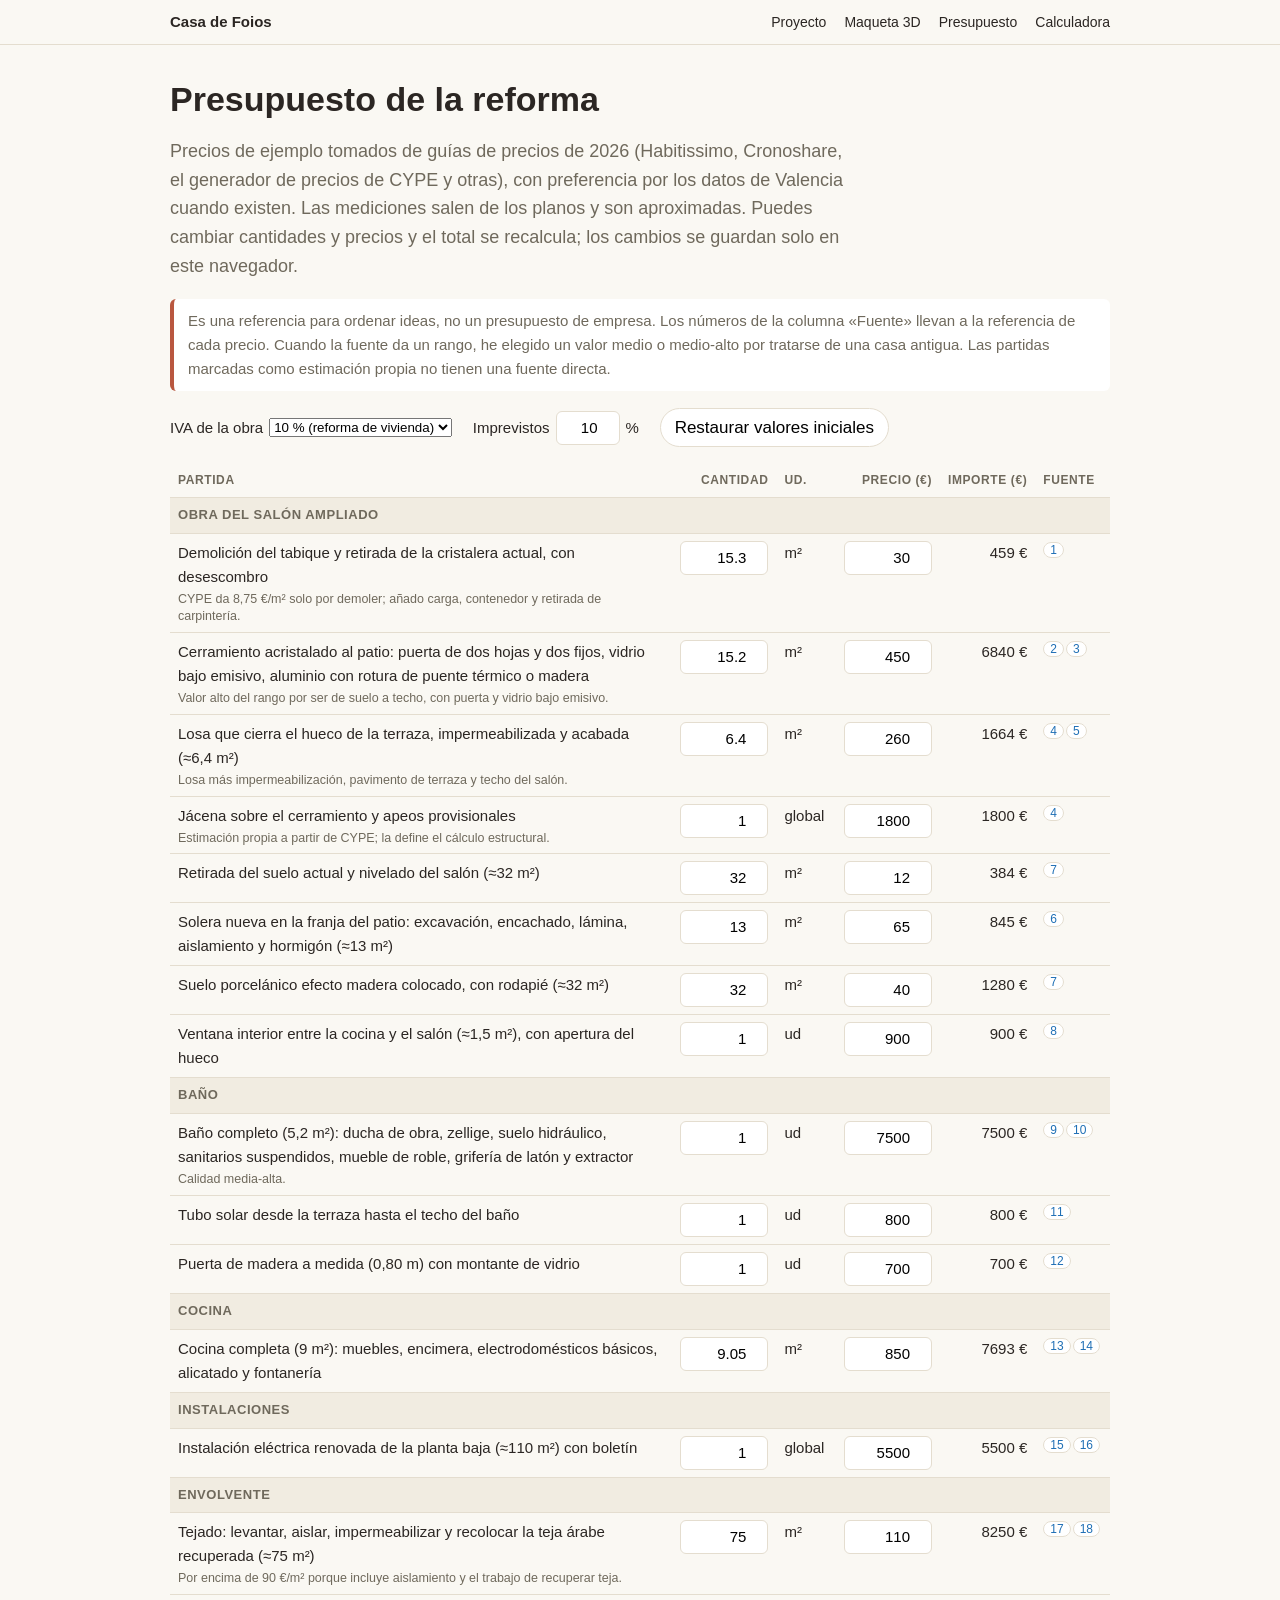
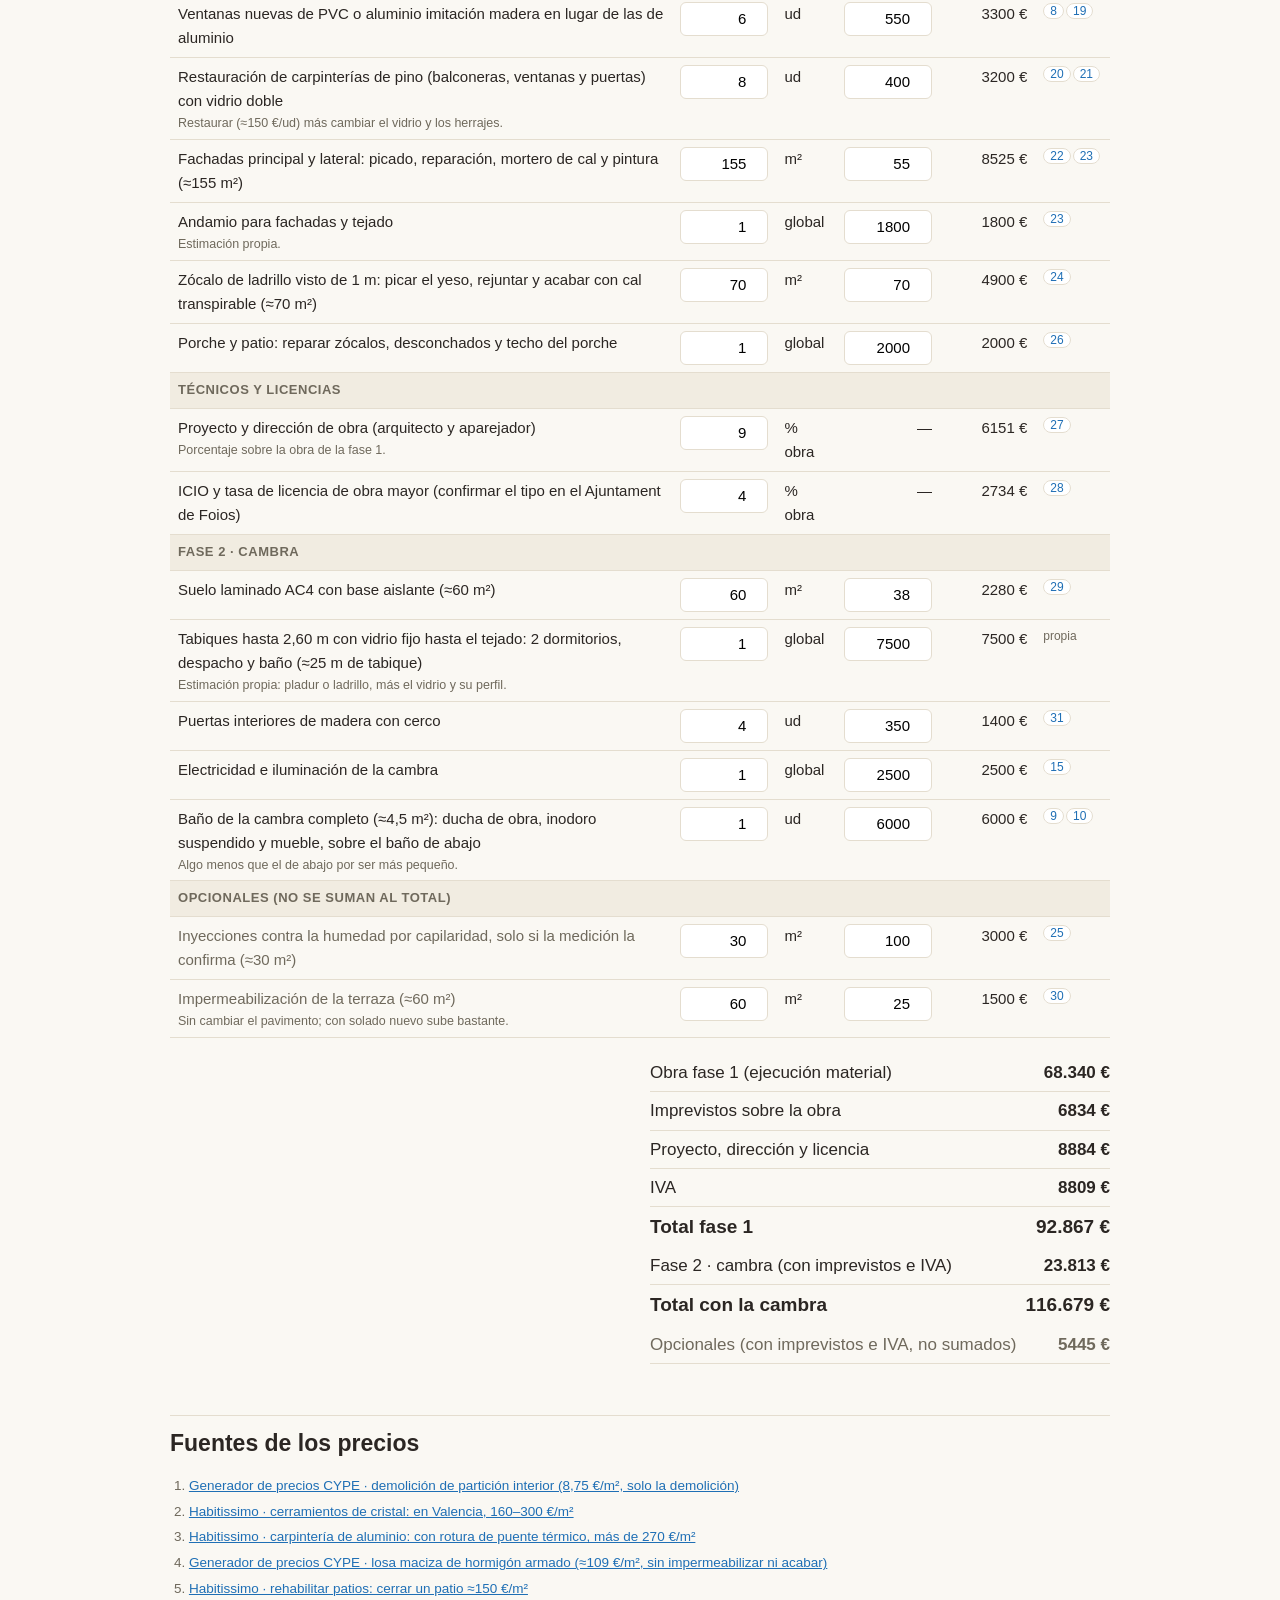
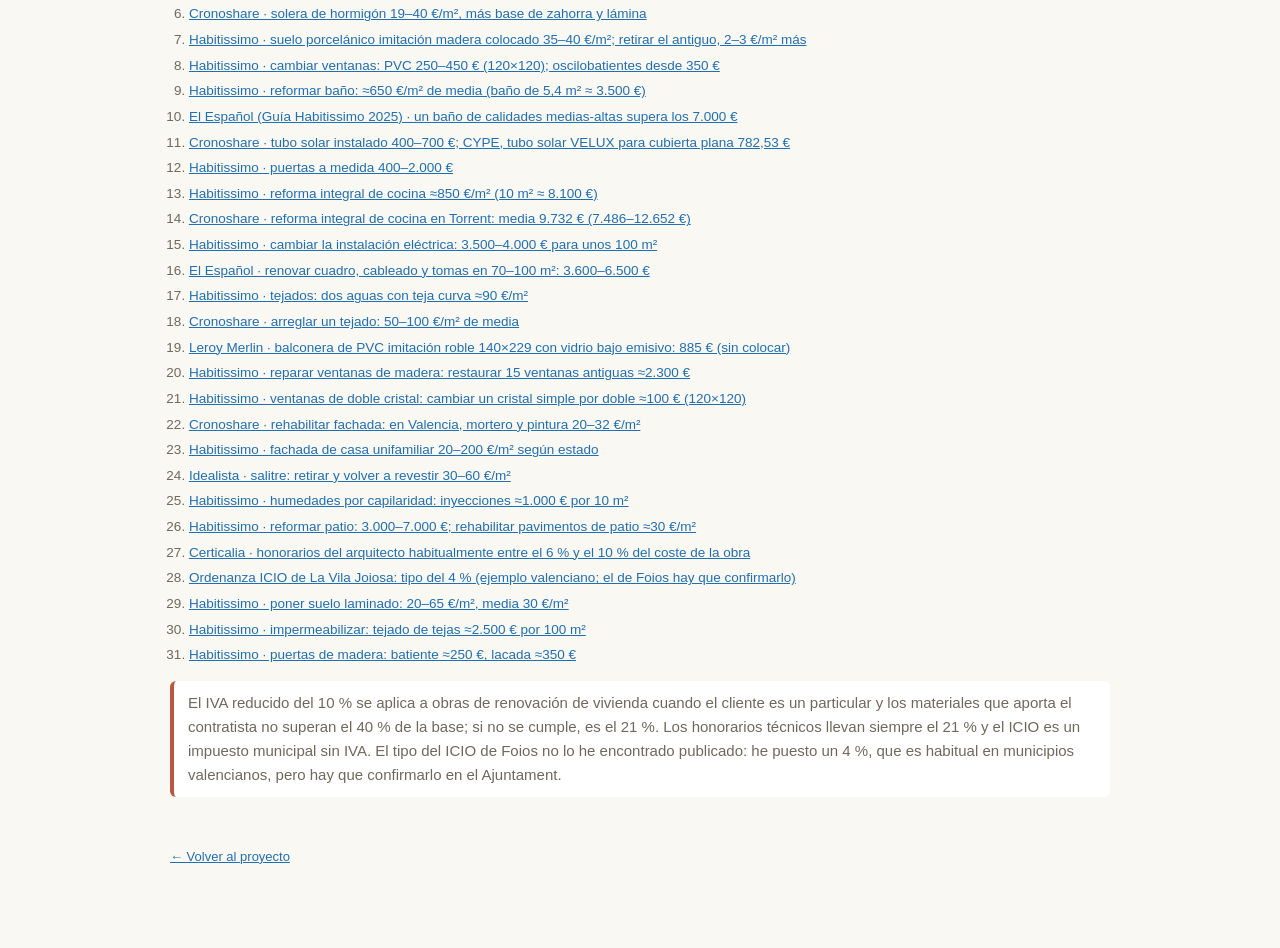
<file: presupuesto/index.html>
<!DOCTYPE html>
<html lang="es">
<head>
<meta charset="utf-8">
<meta name="viewport" content="width=device-width, initial-scale=1">
<meta name="robots" content="noindex,nofollow">
<title>Presupuesto · Casa de Foios</title>
<link rel="stylesheet" href="../assets.css">
<style>
 input[type=number]{width:88px;padding:4px 6px;border:1px solid var(--line);border-radius:6px;font:inherit;text-align:right;background:#fff}
 td.r,th.r{text-align:right;white-space:nowrap}
 td.src{font-size:12px;white-space:nowrap}
 td.src a{text-decoration:none;border:1px solid var(--line);border-radius:999px;padding:0 6px;margin-right:2px;background:#fff}
 tr.grp td{background:#f1ece1;font-weight:600;font-size:13px;letter-spacing:.04em;text-transform:uppercase;color:var(--muted)}
 tr.opt td:first-child{color:var(--muted)}
 small.n{display:block;color:var(--muted);font-size:12.5px;line-height:1.35;margin-top:2px}
 .tot{margin-top:16px;max-width:460px;margin-left:auto}
 .tot div{display:flex;justify-content:space-between;gap:12px;padding:5px 0;border-bottom:1px solid var(--line)}
 .tot .big{font-size:19px;font-weight:700;border-bottom:0}
 .tot .muted{color:var(--muted)}
 button{font:inherit;border:1px solid var(--line);background:#fff;border-radius:999px;padding:5px 14px;cursor:pointer}
 .wrap{overflow-x:auto}
 label.f{display:inline-flex;gap:6px;align-items:center;margin-right:16px;font-size:15px}
 ol.src{font-size:13.5px;color:var(--muted);padding-left:1.4em}
 ol.src li{margin:.3em 0}
</style>
</head>
<body>
<header class="top"><nav><b>Casa de Foios</b><a href="../">Proyecto</a><a href="../maqueta/">Maqueta 3D</a><a href="./">Presupuesto</a><a href="../calculadora/">Calculadora</a></nav></header>
<main>
<h1>Presupuesto de la reforma</h1>
<p class="lead">Precios de ejemplo tomados de guías de precios de 2026 (Habitissimo, Cronoshare, el generador de precios de CYPE y otras), con preferencia por los datos de Valencia cuando existen. Las mediciones salen de los planos y son aproximadas. Puedes cambiar cantidades y precios y el total se recalcula; los cambios se guardan solo en este navegador.</p>
<p class="note">Es una referencia para ordenar ideas, no un presupuesto de empresa. Los números de la columna «Fuente» llevan a la referencia de cada precio. Cuando la fuente da un rango, he elegido un valor medio o medio-alto por tratarse de una casa antigua. Las partidas marcadas como estimación propia no tienen una fuente directa.</p>

<p>
  <label class="f">IVA de la obra <select id="iva"><option value="0.10">10 % (reforma de vivienda)</option><option value="0.21">21 %</option></select></label>
  <label class="f">Imprevistos <input type="number" id="imp" value="10" min="0" max="40" step="1" style="width:64px"> %</label>
  <button id="reset">Restaurar valores iniciales</button>
</p>

<div class="wrap"><table id="t">
<thead><tr><th>Partida</th><th class="r">Cantidad</th><th>Ud.</th><th class="r">Precio (€)</th><th class="r">Importe (€)</th><th>Fuente</th></tr></thead>
<tbody></tbody></table></div>

<div class="tot">
  <div><span>Obra fase 1 (ejecución material)</span><b id="pem1">–</b></div>
  <div><span>Imprevistos sobre la obra</span><b id="simp">–</b></div>
  <div><span>Proyecto, dirección y licencia</span><b id="stec">–</b></div>
  <div><span>IVA</span><b id="siva1">–</b></div>
  <div class="big"><span>Total fase 1</span><span id="t1">–</span></div>
  <div><span>Fase 2 · cambra (con imprevistos e IVA)</span><b id="t2p">–</b></div>
  <div class="big"><span>Total con la cambra</span><span id="t2">–</span></div>
  <div class="muted"><span>Opcionales (con imprevistos e IVA, no sumados)</span><b id="to">–</b></div>
</div>

<h2>Fuentes de los precios</h2>
<ol class="src" id="srcs"></ol>
<p class="note">El IVA reducido del 10 % se aplica a obras de renovación de vivienda cuando el cliente es un particular y los materiales que aporta el contratista no superan el 40 % de la base; si no se cumple, es el 21 %. Los honorarios técnicos llevan siempre el 21 % y el ICIO es un impuesto municipal sin IVA. El tipo del ICIO de Foios no lo he encontrado publicado: he puesto un 4 %, que es habitual en municipios valencianos, pero hay que confirmarlo en el Ajuntament.</p>

<footer><a href="../">← Volver al proyecto</a></footer>
</main>

<script>
"use strict";
const SRC={
  1:["Generador de precios CYPE · demolición de partición interior (8,75 €/m², solo la demolición)","https://generadordeprecios.info/rehabilitacion/Demoliciones/Particiones/Tabiques/DPT010_Demolicion_de_particion_interior_de.html"],
  2:["Habitissimo · cerramientos de cristal: en Valencia, 160–300 €/m²","https://www.habitissimo.es/presupuestos/cerramiento-cristal"],
  3:["Habitissimo · carpintería de aluminio: con rotura de puente térmico, más de 270 €/m²","https://habitissimo.es/presupuestos/carpinteria-aluminio"],
  4:["Generador de precios CYPE · losa maciza de hormigón armado (≈109 €/m², sin impermeabilizar ni acabar)","https://generadordeprecios.info/obra_nueva/Estructuras/Hormigon_armado/Losas_macizas/Losa_maciza.html"],
  5:["Habitissimo · rehabilitar patios: cerrar un patio ≈150 €/m²","https://www.habitissimo.es/presupuestos/rehabilitar-patios"],
  6:["Cronoshare · solera de hormigón 19–40 €/m², más base de zahorra y lámina","https://www.cronoshare.com/cuanto-cuesta/poner-solera-hormigon"],
  7:["Habitissimo · suelo porcelánico imitación madera colocado 35–40 €/m²; retirar el antiguo, 2–3 €/m² más","https://www.habitissimo.es/presupuestos/suelo-porcelanico"],
  8:["Habitissimo · cambiar ventanas: PVC 250–450 € (120×120); oscilobatientes desde 350 €","https://www.habitissimo.es/presupuestos/cambiar-ventanas"],
  9:["Habitissimo · reformar baño: ≈650 €/m² de media (baño de 5,4 m² ≈ 3.500 €)","https://www.habitissimo.es/presupuestos/reformar-bano"],
  10:["El Español (Guía Habitissimo 2025) · un baño de calidades medias-altas supera los 7.000 €","https://www.elespanol.com/mujer/interiorismo/20260514/expertos-coinciden-reformar-bano-costaba-euros-ahora-supera-espana/1003744232504_0.amp.html"],
  11:["Cronoshare · tubo solar instalado 400–700 €; CYPE, tubo solar VELUX para cubierta plana 782,53 €","https://www.cronoshare.com/cuanto-cuesta/instalar-tubo-solar"],
  12:["Habitissimo · puertas a medida 400–2.000 €","https://www.habitissimo.es/presupuestos/hacer-puertas-a-medida"],
  13:["Habitissimo · reforma integral de cocina ≈850 €/m² (10 m² ≈ 8.100 €)","https://www.habitissimo.es/presupuestos/reforma-integral-cocina"],
  14:["Cronoshare · reforma integral de cocina en Torrent: media 9.732 € (7.486–12.652 €)","https://www.cronoshare.com/servicios/presupuesto-reforma-integral-cocina/valencia/torrent"],
  15:["Habitissimo · cambiar la instalación eléctrica: 3.500–4.000 € para unos 100 m²","https://www.habitissimo.es/presupuestos/reformar-instalacion-electrica-vivienda-o-local"],
  16:["El Español · renovar cuadro, cableado y tomas en 70–100 m²: 3.600–6.500 €","https://www.elespanol.com/mujer/interiorismo/20260719/electricista-reformar-casa-cambiar-instalacion-electrica-costaba-eur-ahora-supera/1003744319172_0.html"],
  17:["Habitissimo · tejados: dos aguas con teja curva ≈90 €/m²","https://www.habitissimo.es/presupuestos/tejados"],
  18:["Cronoshare · arreglar un tejado: 50–100 €/m² de media","https://www.cronoshare.com/cuanto-cuesta/arreglar-tejado"],
  19:["Leroy Merlin · balconera de PVC imitación roble 140×229 con vidrio bajo emisivo: 885 € (sin colocar)","https://www.leroymerlin.es/productos/balconera-pvc-140x229cm-oscilobatiente-roble-isoxa-doble-acristalamiento-transparente-4-16-4-bajo-emisivo-con-persiana-83616231.html"],
  20:["Habitissimo · reparar ventanas de madera: restaurar 15 ventanas antiguas ≈2.300 €","https://www.habitissimo.es/presupuestos/reparar-ventanas-madera"],
  21:["Habitissimo · ventanas de doble cristal: cambiar un cristal simple por doble ≈100 € (120×120)","https://www.habitissimo.es/presupuestos/ventanas-doble-cristal"],
  22:["Cronoshare · rehabilitar fachada: en Valencia, mortero y pintura 20–32 €/m²","https://www.cronoshare.com/cuanto-cuesta/rehabilitar-fachada-edificio"],
  23:["Habitissimo · fachada de casa unifamiliar 20–200 €/m² según estado","https://www.habitissimo.es/presupuestos/rehabilitar-fachada-casa-unifamiliar"],
  24:["Idealista · salitre: retirar y volver a revestir 30–60 €/m²","https://www.idealista.com/news/node/885154"],
  25:["Habitissimo · humedades por capilaridad: inyecciones ≈1.000 € por 10 m²","https://www.habitissimo.es/presupuestos/humedades-capilaridad"],
  26:["Habitissimo · reformar patio: 3.000–7.000 €; rehabilitar pavimentos de patio ≈30 €/m²","https://www.habitissimo.es/presupuestos/reformar-patio"],
  27:["Certicalia · honorarios del arquitecto habitualmente entre el 6 % y el 10 % del coste de la obra","https://www.certicalia.com/proyecto-reforma-vivienda/madrid"],
  28:["Ordenanza ICIO de La Vila Joiosa: tipo del 4 % (ejemplo valenciano; el de Foios hay que confirmarlo)","https://Villajoyosa.com/documentos/archivos/lavila_160220210.pdf"],
  29:["Habitissimo · poner suelo laminado: 20–65 €/m², media 30 €/m²","https://www.habitissimo.es/presupuestos/instalar-suelo-laminado"],
  30:["Habitissimo · impermeabilizar: tejado de tejas ≈2.500 € por 100 m²","https://www.habitissimo.es/presupuestos/impermeabilizar-tejado"],
  31:["Habitissimo · puertas de madera: batiente ≈250 €, lacada ≈350 €","https://www.habitissimo.es/presupuestos/puertas-madera"]
};
/* [id, fase ('1','2','o'), descripción, cantidad, unidad, precio, fuentes, nota, iva especial] — unidad '%PEM' = porcentaje sobre la obra de la fase 1 */
const ROWS=[
 ["g","Obra del salón ampliado"],
 ["demol","1","Demolición del tabique y retirada de la cristalera actual, con desescombro",15.3,"m²",30,[1],"CYPE da 8,75 €/m² solo por demoler; añado carga, contenedor y retirada de carpintería."],
 ["cerr","1","Cerramiento acristalado al patio: puerta de dos hojas y dos fijos, vidrio bajo emisivo, aluminio con rotura de puente térmico o madera",15.2,"m²",450,[2,3],"Valor alto del rango por ser de suelo a techo, con puerta y vidrio bajo emisivo."],
 ["losa","1","Losa que cierra el hueco de la terraza, impermeabilizada y acabada (≈6,4 m²)",6.4,"m²",260,[4,5],"Losa más impermeabilización, pavimento de terraza y techo del salón."],
 ["viga","1","Jácena sobre el cerramiento y apeos provisionales",1,"global",1800,[4],"Estimación propia a partir de CYPE; la define el cálculo estructural."],
 ["suelo1","1","Retirada del suelo actual y nivelado del salón (≈32 m²)",32,"m²",12,[7],""],
 ["solera","1","Solera nueva en la franja del patio: excavación, encachado, lámina, aislamiento y hormigón (≈13 m²)",13,"m²",65,[6],""],
 ["porc","1","Suelo porcelánico efecto madera colocado, con rodapié (≈32 m²)",32,"m²",40,[7],""],
 ["conex","1","Ventana interior entre la cocina y el salón (≈1,5 m²), con apertura del hueco",1,"ud",900,[8],""],
 ["g","Baño"],
 ["bano","1","Baño completo (5,2 m²): ducha de obra, zellige, suelo hidráulico, sanitarios suspendidos, mueble de roble, grifería de latón y extractor",1,"ud",7500,[9,10],"Calidad media-alta."],
 ["tubo","1","Tubo solar desde la terraza hasta el techo del baño",1,"ud",800,[11],""],
 ["puertab","1","Puerta de madera a medida (0,80 m) con montante de vidrio",1,"ud",700,[12],""],
 ["g","Cocina"],
 ["cocina","1","Cocina completa (9 m²): muebles, encimera, electrodomésticos básicos, alicatado y fontanería",9.05,"m²",850,[13,14],""],
 ["g","Instalaciones"],
 ["elec","1","Instalación eléctrica renovada de la planta baja (≈110 m²) con boletín",1,"global",5500,[15,16],""],
 ["g","Envolvente"],
 ["cub","1","Tejado: levantar, aislar, impermeabilizar y recolocar la teja árabe recuperada (≈75 m²)",75,"m²",110,[17,18],"Por encima de 90 €/m² porque incluye aislamiento y el trabajo de recuperar teja."],
 ["vent","1","Ventanas nuevas de PVC o aluminio imitación madera en lugar de las de aluminio",6,"ud",550,[8,19],""],
 ["restv","1","Restauración de carpinterías de pino (balconeras, ventanas y puertas) con vidrio doble",8,"ud",400,[20,21],"Restaurar (≈150 €/ud) más cambiar el vidrio y los herrajes."],
 ["fach","1","Fachadas principal y lateral: picado, reparación, mortero de cal y pintura (≈155 m²)",155,"m²",55,[22,23],""],
 ["andamio","1","Andamio para fachadas y tejado",1,"global",1800,[23],"Estimación propia."],
 ["hum","1","Zócalo de ladrillo visto de 1 m: picar el yeso, rejuntar y acabar con cal transpirable (≈70 m²)",70,"m²",70,[24],""],
 ["porche","1","Porche y patio: reparar zócalos, desconchados y techo del porche",1,"global",2000,[26],""],
 ["g","Técnicos y licencias"],
 ["proy","1","Proyecto y dirección de obra (arquitecto y aparejador)",9,"%PEM",0,[27],"Porcentaje sobre la obra de la fase 1.","0.21"],
 ["icio","1","ICIO y tasa de licencia de obra mayor (confirmar el tipo en el Ajuntament de Foios)",4,"%PEM",0,[28],"","0"],
 ["g","Fase 2 · cambra"],
 ["lam","2","Suelo laminado AC4 con base aislante (≈60 m²)",60,"m²",38,[29],""],
 ["tab","2","Tabiques hasta 2,60 m con vidrio fijo hasta el tejado: 2 dormitorios, despacho y baño (≈25 m de tabique)",1,"global",7500,[],"Estimación propia: pladur o ladrillo, más el vidrio y su perfil."],
 ["puertas2","2","Puertas interiores de madera con cerco",4,"ud",350,[31],""],
 ["elec2","2","Electricidad e iluminación de la cambra",1,"global",2500,[15],""],
 ["banoc","2","Baño de la cambra completo (≈4,5 m²): ducha de obra, inodoro suspendido y mueble, sobre el baño de abajo",1,"ud",6000,[9,10],"Algo menos que el de abajo por ser más pequeño."],
 ["g","Opcionales (no se suman al total)"],
 ["iny","o","Inyecciones contra la humedad por capilaridad, solo si la medición la confirma (≈30 m²)",30,"m²",100,[25],""],
 ["terr","o","Impermeabilización de la terraza (≈60 m²)",60,"m²",25,[30],"Sin cambiar el pavimento; con solado nuevo sube bastante."]
];
const KEY="casa-foios-presupuesto-v3";
let saved={}; try{ saved=JSON.parse(localStorage.getItem(KEY)||"{}"); }catch(e){}
const tb=document.querySelector("#t tbody");
const fmt=n=>n.toLocaleString("es-ES",{maximumFractionDigits:0})+" €";
const val={};
ROWS.forEach(r=>{
  const tr=document.createElement("tr");
  if(r[0]==="g"){ tr.className="grp"; tr.innerHTML=`<td colspan="6">${r[1]}</td>`; tb.appendChild(tr); return; }
  const [id,f,desc,q,u,p,srcs,note,ivaS]=r, s=saved[id]||{};
  val[id]={q:s.q??q, p:s.p??p, f, u, q0:q, p0:p, iva:ivaS};
  if(f==="o") tr.className="opt";
  const pct=u==="%PEM";
  tr.innerHTML=`<td>${desc}${note?`<small class="n">${note}</small>`:""}</td>
    <td class="r"><input type="number" step="any" min="0" data-id="${id}" data-k="q" value="${val[id].q}"></td><td>${pct?"% obra":u}</td>
    <td class="r">${pct?"—":`<input type="number" step="any" min="0" data-id="${id}" data-k="p" value="${val[id].p}">`}</td>
    <td class="r" id="i_${id}"></td>
    <td class="src">${srcs.length?srcs.map(n=>`<a href="${SRC[n][1]}" target="_blank" rel="noopener" title="${SRC[n][0]}">${n}</a>`).join(""):"<span style='color:var(--muted)'>propia</span>"}</td>`;
  tb.appendChild(tr);
});
document.getElementById("srcs").innerHTML=Object.keys(SRC).map(n=>`<li value="${n}"><a href="${SRC[n][1]}" target="_blank" rel="noopener">${SRC[n][0]}</a></li>`).join("");
function calc(){
  const imp=(+document.getElementById("imp").value||0)/100, iva=+document.getElementById("iva").value;
  let pem={1:0,2:0,o:0};
  for(const id in val){ const v=val[id]; if(v.u==="%PEM") continue; const x=(+v.q||0)*(+v.p||0); document.getElementById("i_"+id).textContent=fmt(x); pem[v.f]+=x; }
  let tec=0, tecIva=0;
  for(const id in val){ const v=val[id]; if(v.u!=="%PEM") continue; const x=(+v.q||0)/100*pem[1]; document.getElementById("i_"+id).textContent=fmt(x); tec+=x; const r=v.iva===undefined?iva:+v.iva; tecIva+=x*r; }
  const obra1=pem[1]*(1+imp), iva1=obra1*iva+tecIva, tot1=obra1+tec+iva1;
  const tot2p=pem[2]*(1+imp)*(1+iva), toto=pem.o*(1+imp)*(1+iva);
  document.getElementById("pem1").textContent=fmt(pem[1]);
  document.getElementById("simp").textContent=fmt(pem[1]*imp);
  document.getElementById("stec").textContent=fmt(tec);
  document.getElementById("siva1").textContent=fmt(iva1);
  document.getElementById("t1").textContent=fmt(tot1);
  document.getElementById("t2p").textContent=fmt(tot2p);
  document.getElementById("t2").textContent=fmt(tot1+tot2p);
  document.getElementById("to").textContent=fmt(toto);
}
function persist(){ try{ const o={}; for(const id in val) o[id]={q:val[id].q,p:val[id].p}; localStorage.setItem(KEY,JSON.stringify(o)); }catch(e){} }
tb.addEventListener("input",e=>{ const el=e.target; if(!el.dataset.id) return; val[el.dataset.id][el.dataset.k]=el.value; persist(); calc(); });
document.getElementById("imp").oninput=calc; document.getElementById("iva").onchange=calc;
document.getElementById("reset").onclick=()=>{ for(const id in val){ val[id].q=val[id].q0; val[id].p=val[id].p0; }
  tb.querySelectorAll("input").forEach(i=>i.value=val[i.dataset.id][i.dataset.k]); persist(); calc(); };
calc();
</script>
</body>
</html>
</file>
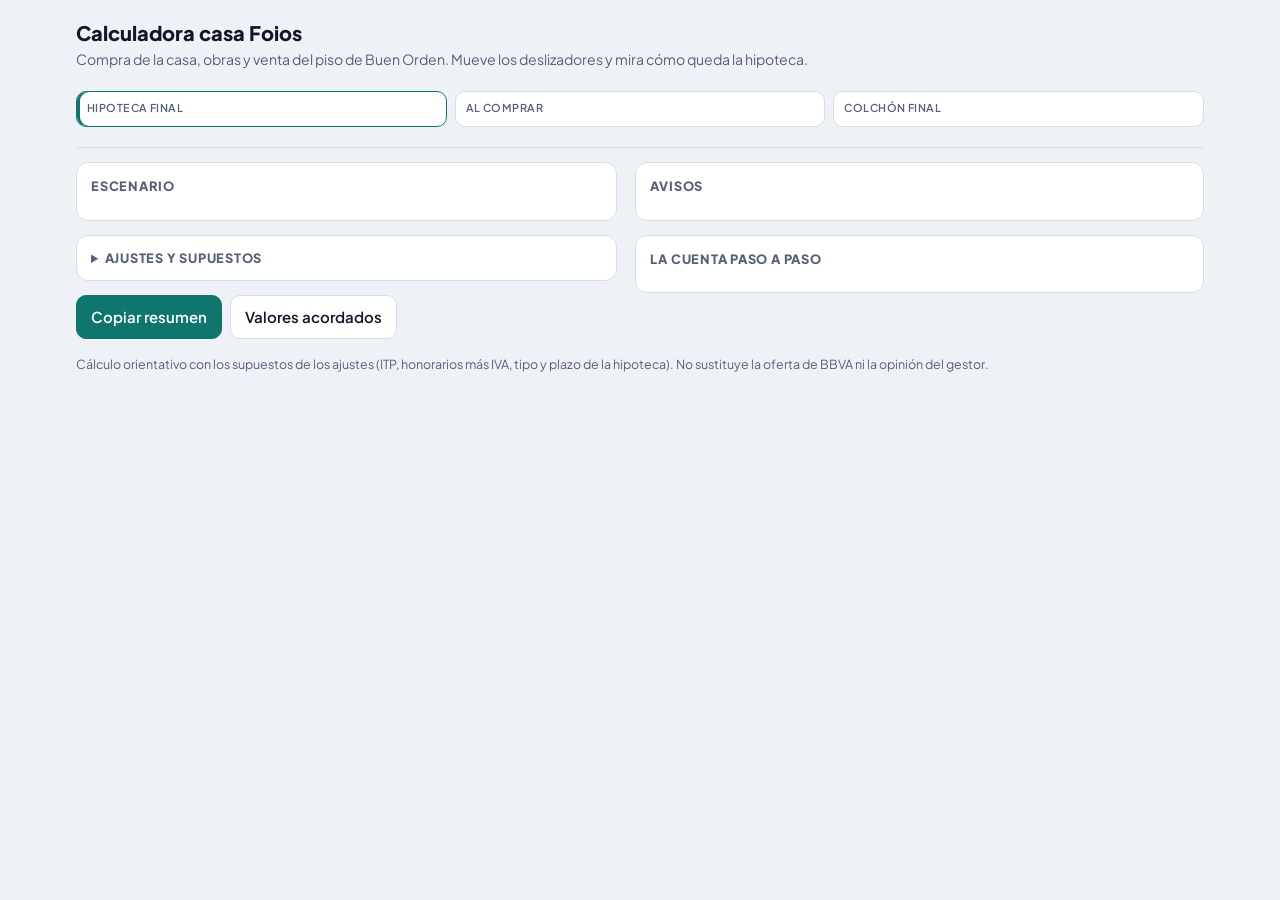
<file: template.html>
<!DOCTYPE html>
<html lang="es">
<head>
<meta charset="utf-8">
<meta name="viewport" content="width=device-width, initial-scale=1">
<title>Calculadora casa Foios</title>
<link rel="preconnect" href="https://fonts.googleapis.com">
<link rel="preconnect" href="https://fonts.gstatic.com" crossorigin>
<link href="https://fonts.googleapis.com/css2?family=Plus+Jakarta+Sans:wght@400;500;600;800&display=swap" rel="stylesheet">
<style>
/* Idea de diseño: hoja de cálculo de notaría, sobria. Resultado fijo arriba, controles debajo, cuenta al final. */
:root {
  --bg: #eef1f6;
  --card: #ffffff;
  --ink: #101828;
  --muted: #566176;
  --line: #d8dee8;
  --accent: #0f766e;
  --accent-ink: #ffffff;
  --ok: #17794a;
  --warn: #a35b00;
  --bad: #b42318;
  --ok-bg: #e6f4ec;
  --warn-bg: #fdf1dd;
  --bad-bg: #fde8e6;
  --font: "Plus Jakarta Sans", system-ui, -apple-system, "Segoe UI", Roboto, sans-serif;
  color-scheme: light;
}
@media (prefers-color-scheme: dark) {
  :root:not([data-theme="light"]) {
    --bg: #0d121a;
    --card: #161d28;
    --ink: #e8edf5;
    --muted: #93a0b5;
    --line: #263041;
    --accent: #2dd4bf;
    --accent-ink: #06201d;
    --ok: #5fd39a;
    --warn: #f0b35a;
    --bad: #ff8d84;
    --ok-bg: #12301f;
    --warn-bg: #352610;
    --bad-bg: #3a1815;
    color-scheme: dark;
  }
}
:root[data-theme="dark"] {
  --bg: #0d121a;
  --card: #161d28;
  --ink: #e8edf5;
  --muted: #93a0b5;
  --line: #263041;
  --accent: #2dd4bf;
  --accent-ink: #06201d;
  --ok: #5fd39a;
  --warn: #f0b35a;
  --bad: #ff8d84;
  --ok-bg: #12301f;
  --warn-bg: #352610;
  --bad-bg: #3a1815;
  color-scheme: dark;
}

* { box-sizing: border-box; }
html, body { margin: 0; }
body {
  background: var(--bg);
  color: var(--ink);
  font-family: var(--font);
  font-size: 15px;
  line-height: 1.45;
  font-variant-numeric: tabular-nums;
  -webkit-text-size-adjust: 100%;
}
.wrap { max-width: 640px; margin: 0 auto; padding: 0 16px 48px; }
.layout { display: block; }
.col-a, .col-b { display: contents; }
#c-escenario { order: 1; } #c-avisos { order: 2; } #c-cuenta { order: 3; } #c-ajustes { order: 4; } #c-actions { order: 5; }
.layout { display: flex; flex-direction: column; }
h1 { font-size: 1.25rem; font-weight: 800; margin: 18px 0 2px; text-wrap: balance; }
h2 { font-size: 0.8rem; font-weight: 800; letter-spacing: 0.06em; text-transform: uppercase; color: var(--muted); margin: 0 0 10px; }
.sub { margin: 0 0 14px; color: var(--muted); font-size: 0.88rem; }

/* Resultado fijo */
.result {
  position: sticky; top: 0; z-index: 5;
  background: var(--bg);
  padding: 8px 0 10px;
  border-bottom: 1px solid var(--line);
  display: grid; grid-template-columns: 1.25fr 1fr 1fr; gap: 8px;
}
.result .chips { grid-column: 1 / -1; display: flex; gap: 6px; overflow-x: auto; padding-bottom: 2px; scrollbar-width: none; }
.result .chips::-webkit-scrollbar { display: none; }
.chip { flex: none; font-size: 0.74rem; font-weight: 700; border-radius: 999px; padding: 4px 10px; border: 1px solid; white-space: nowrap; }
.chip.ok { background: var(--ok-bg); border-color: var(--ok); color: var(--ok); }
.chip.warn { background: var(--warn-bg); border-color: var(--warn); color: var(--warn); }
.chip.bad { background: var(--bad-bg); border-color: var(--bad); color: var(--bad); }
.chip.sum { color: var(--ink); }
.tile { background: var(--card); border: 1px solid var(--line); border-radius: 10px; padding: 8px 10px; min-width: 0; }
.tile.main { border-color: var(--accent); box-shadow: inset 3px 0 0 var(--accent); }
.tile .k { display: block; font-size: 0.68rem; font-weight: 600; color: var(--muted); text-transform: uppercase; letter-spacing: 0.04em; }
.tile strong { display: block; font-size: 1.02rem; font-weight: 800; line-height: 1.2; margin-top: 2px; white-space: nowrap; }
.tile .s { display: block; font-size: 0.74rem; color: var(--muted); margin-top: 1px; }
.tile.main strong { font-size: 1.3rem; }
.tile.low strong { color: var(--bad); }

section.card { background: var(--card); border: 1px solid var(--line); border-radius: 12px; padding: 14px; margin-top: 14px; }

/* Controles */
.field { padding: 10px 0; border-top: 1px solid var(--line); }
.field:first-of-type { border-top: 0; padding-top: 0; }
.field-top { display: flex; align-items: center; justify-content: space-between; gap: 10px; margin-bottom: 6px; }
.field label { font-weight: 600; font-size: 0.9rem; }
.num { display: flex; align-items: center; gap: 4px; flex: none; }
.num input {
  width: 112px; text-align: right; font: inherit; font-weight: 600; color: var(--ink);
  background: var(--bg); border: 1px solid var(--line); border-radius: 8px; padding: 6px 8px;
}
.num span { color: var(--muted); font-size: 0.85rem; }
input[type="range"] { width: 100%; accent-color: var(--accent); margin: 0; height: 28px; }
.hint { font-size: 0.78rem; color: var(--muted); margin: 2px 0 0; }
input:focus-visible, select:focus-visible, button:focus-visible, summary:focus-visible {
  outline: 2px solid var(--accent); outline-offset: 2px;
}

/* Avisos */
.alerts { display: grid; gap: 8px; }
.alert { border-radius: 10px; padding: 9px 11px; border-left: 4px solid; }
.alert b { display: block; font-size: 0.88rem; }
.alert span { font-size: 0.84rem; }
.alert.ok { background: var(--ok-bg); border-color: var(--ok); }
.alert.ok b { color: var(--ok); }
.alert.warn { background: var(--warn-bg); border-color: var(--warn); }
.alert.warn b { color: var(--warn); }
.alert.bad { background: var(--bad-bg); border-color: var(--bad); }
.alert.bad b { color: var(--bad); }

/* Cuenta */
dl.rows { margin: 0; display: grid; }
dl.rows > div { display: flex; justify-content: space-between; gap: 12px; padding: 6px 0; border-top: 1px solid var(--line); }
dl.rows > div:first-child { border-top: 0; }
dl.rows dt { color: var(--muted); font-size: 0.88rem; }
dl.rows dd { margin: 0; font-weight: 600; text-align: right; white-space: nowrap; }
dl.rows .tot dt { color: var(--ink); font-weight: 600; }
dl.rows .tot dd { font-weight: 800; }
.block-title { font-weight: 800; font-size: 0.9rem; margin: 14px 0 4px; }
.block-title:first-child { margin-top: 0; }

/* Ajustes */
details { margin-top: 14px; background: var(--card); border: 1px solid var(--line); border-radius: 12px; padding: 0 14px; }
summary { cursor: pointer; padding: 13px 0; font-weight: 800; font-size: 0.8rem; letter-spacing: 0.06em; text-transform: uppercase; color: var(--muted); }
details[open] summary { border-bottom: 1px solid var(--line); margin-bottom: 8px; }
.adj { display: grid; grid-template-columns: 1fr 1fr; gap: 10px 12px; padding: 4px 0 14px; }
.adj .a { display: flex; flex-direction: column; gap: 4px; min-width: 0; }
.adj label { font-size: 0.78rem; color: var(--muted); font-weight: 600; }
.adj input, .adj select {
  width: 100%; font: inherit; color: var(--ink); background: var(--bg);
  border: 1px solid var(--line); border-radius: 8px; padding: 7px 8px;
}
.adj .wide { grid-column: 1 / -1; }

.actions { display: flex; flex-wrap: wrap; gap: 8px; margin-top: 14px; }
button {
  font: inherit; font-weight: 600; border-radius: 10px; padding: 10px 14px; cursor: pointer;
  border: 1px solid var(--line); background: var(--card); color: var(--ink);
}
button.primary { background: var(--accent); color: var(--accent-ink); border-color: var(--accent); }
#copy-note { align-self: center; font-size: 0.84rem; color: var(--muted); }
#fallback { display: none; width: 100%; margin-top: 8px; min-height: 150px; font: inherit; font-size: 0.82rem; padding: 8px; border-radius: 8px; border: 1px solid var(--line); background: var(--card); color: var(--ink); }
.foot { margin-top: 16px; font-size: 0.78rem; color: var(--muted); }

@media (min-width: 920px) {
  .wrap { max-width: 1160px; }
  .layout { display: grid; grid-template-columns: minmax(0, 1fr) minmax(0, 1.05fr); gap: 0 18px; align-items: start; }
  .col-a, .col-b { display: block; }
  #c-escenario, #c-avisos, #c-cuenta, #c-ajustes, #c-actions { order: 0; }
  .result { grid-template-columns: repeat(3, 1fr); }
  .result .chips { flex-wrap: wrap; overflow: visible; }
  .tile strong { font-size: 1.15rem; }
  .tile.main strong { font-size: 1.5rem; }
}
@media (max-width: 380px) {
  .result { gap: 6px; }
  .tile { padding: 7px 8px; }
  .tile strong { font-size: 0.9rem; }
  .tile.main strong { font-size: 1.05rem; }
  .num input { width: 96px; }
}
</style>
</head>
<body>
<div class="wrap">
  <h1>Calculadora casa Foios</h1>
  <p class="sub">Compra de la casa, obras y venta del piso de Buen Orden. Mueve los deslizadores y mira cómo queda la hipoteca.</p>

  <div class="result" aria-live="polite">
    <div class="tile main"><span class="k">Hipoteca final</span><strong id="r-final"></strong><span class="s" id="r-final-s"></span></div>
    <div class="tile"><span class="k">Al comprar</span><strong id="r-m0"></strong><span class="s" id="r-m0-s"></span></div>
    <div class="tile" id="tile-colchon"><span class="k">Colchón final</span><strong id="r-colchon"></strong><span class="s" id="r-colchon-s"></span></div>
    <div class="chips" id="chips"></div>
  </div>

  <div class="layout">
  <div class="col-a">

  <section class="card" id="c-escenario">
    <h2>Escenario</h2>
    <div id="fields"></div>
  </section>

  <details id="c-ajustes">
    <summary>Ajustes y supuestos</summary>
    <div class="adj" id="ajustes"></div>
  </details>

  <div id="c-actions">
  <div class="actions">
    <button type="button" class="primary" id="copy">Copiar resumen</button>
    <button type="button" id="reset">Valores acordados</button>
    <span id="copy-note" role="status"></span>
  </div>
  <textarea id="fallback" readonly aria-label="Resumen para copiar"></textarea>
  </div>
  </div>

  <div class="col-b">
  <section class="card" id="c-avisos">
    <h2>Avisos</h2>
    <div class="alerts" id="alerts"></div>
  </section>

  <section class="card" id="c-cuenta">
    <h2>La cuenta paso a paso</h2>
    <div id="detalle"></div>
  </section>
  </div>
  </div>

  <p class="foot">Cálculo orientativo con los supuestos de los ajustes (ITP, honorarios más IVA, tipo y plazo de la hipoteca). No sustituye la oferta de BBVA ni la opinión del gestor.</p>
</div>

<script>
/*__MODEL__*/

(function () {
  var P = Object.assign({}, DEFAULTS);

  var FIELDS = [
    { id: 'precio', label: 'Precio de compra (oferta)', min: 340000, max: 460000, step: 1000, dyn: true },
    { id: 'obras', label: 'Obras totales', min: 0, max: 150000, step: 5000 },
    { id: 'obrasAntes', label: 'Obras que se hacen antes de vender', min: 0, max: 150000, step: 5000, hint: 'Lo que pase del total de obras no cuenta.' },
    { id: 'venta', label: 'Precio de venta del piso', min: 300000, max: 500000, step: 1000 },
    { id: 'ahorros', label: 'Ahorros que ponéis', min: 40000, max: 145000, step: 1000 },
    { id: 'padres', label: 'Préstamo de tus padres', min: 0, max: 150000, step: 5000, hint: 'Se devuelve con el dinero del piso. No cambia la hipoteca final.' },
    { id: 'amortPct', label: 'Parte del dinero del piso que amortiza', min: 0, max: 100, step: 5, unit: '%', hint: '100 % = amortizas todo lo que sobre. 0 % = te lo quedas en efectivo.' },
    { id: 'colchonObjetivo', label: 'Efectivo que quiero tener tras vender', min: 0, max: 400000, step: 5000, hint: 'Mueve esto y la calculadora ajusta lo que amortizas. Incluye lo que ya te queda tras la compra.' }
  ];

  var ADJ = [
    { id: 'hipoteca', label: 'Hipoteca', type: 'select', wide: true, options: [
      ['muface', 'MUFACE fijo 2,60 %: amortización parcial sin comisión'],
      ['rentas', 'Rentas Altas 2,75 %: 25 % anual libre, resto hasta 2 %'],
      ['rentas265', 'Rentas Altas con seguros 2,65 % (por autorizar)'],
      ['otro', 'Otra: comisión hasta 2 % de lo amortizado']
    ] },
    { id: 'tipo', label: 'Tipo de interés (%)', type: 'dec' },
    { id: 'plazo', label: 'Plazo (años)', type: 'int' },
    { id: 'honorariosCompra', label: 'Honorarios compra (% + IVA)', type: 'dec' },
    { id: 'honorariosVenta', label: 'Honorarios venta (% + IVA)', type: 'dec' },
    { id: 'itp', label: 'ITP de la compra (%)', type: 'select', options: [['9', '9 %'], ['10', '10 %']] },
    { id: 'gastosCompra', label: 'Notaría, registro y tasación (€)', type: 'int' },
    { id: 'tasacion', label: 'Tasación de la casa (€, 0 = igual al precio)', type: 'int' },
    { id: 'otrosVenta', label: 'Otros gastos de venta (€)', type: 'int' },
    { id: 'pendiente', label: 'Hipoteca actual pendiente (€)', type: 'int' },
    { id: 'cuotaActual', label: 'Cuota hipoteca actual (€/mes)', type: 'int' },
    { id: 'ahorrosTotales', label: 'Ahorros totales (€)', type: 'int' },
    { id: 'colchonMin', label: 'Colchón mínimo (€)', type: 'int' },
    { id: 'ingresos', label: 'Ingresos netos al mes (€)', type: 'int' },
    { id: 'titularidad', label: 'Tu titularidad (%)', type: 'int' },
    { id: 'repartoHip', label: 'Hipoteca que asume Julia (%)', type: 'int' },
    { id: 'm2', label: 'Metros construidos de la casa', type: 'int' },
    { id: 'mediana', label: 'Mediana de la zona (€/m²)', type: 'int' },
    { id: 'valorAdquisicion', label: 'Valor de adquisición del piso (€)', type: 'int' }
  ];

  var PRESETS = { muface: 2.6, rentas: 2.75, rentas265: 2.65 };

  function num(n) {
    var neg = n < 0;
    var s = Math.round(Math.abs(n)).toString().replace(/\B(?=(\d{3})+(?!\d))/g, '.');
    return (neg ? '-' : '') + s;
  }
  function eur(n) { return num(n) + ' €'; }
  function pct(x, d) { return (x * 100).toFixed(d || 0).replace('.', ',') + ' %'; }
  function dec(n) { return String(n).replace('.', ','); }
  function $(id) { return document.getElementById(id); }
  function parse(str, decimal) {
    var s = String(str).replace(/\s/g, '');
    if (decimal) { s = s.replace(/\./g, '').replace(',', '.'); var f = parseFloat(s); return isNaN(f) ? 0 : f; }
    var d = s.replace(/[^0-9]/g, '');
    return d === '' ? 0 : parseInt(d, 10);
  }

  /* Controles principales */
  var fieldsEl = $('fields');
  FIELDS.forEach(function (f) {
    var div = document.createElement('div');
    div.className = 'field';
    div.innerHTML =
      '<div class="field-top"><label for="n-' + f.id + '">' + f.label + '</label>' +
      '<div class="num"><input id="n-' + f.id + '" type="text" inputmode="numeric" autocomplete="off"><span>' + (f.unit || '€') + '</span></div></div>' +
      '<input id="r-' + f.id + '" type="range" min="' + f.min + '" max="' + f.max + '" step="' + f.step + '" aria-label="' + f.label + '">' +
      (f.hint ? '<p class="hint">' + f.hint + '</p>' : '') + (f.dyn ? '<p class="hint" id="h-' + f.id + '"></p>' : '');
    fieldsEl.appendChild(div);
    var n = div.querySelector('#n-' + f.id);
    var r = div.querySelector('#r-' + f.id);
    function tocado() { if (f.id === 'amortPct') { P.colchonObjetivo = null; } }
    r.addEventListener('input', function () { P[f.id] = parseInt(r.value, 10); tocado(); n.value = num(P[f.id]); update(); });
    n.addEventListener('input', function () { P[f.id] = parse(n.value); tocado(); r.value = P[f.id]; update(); });
    n.addEventListener('blur', function () { n.value = num(P[f.id] === null ? 0 : P[f.id]); update(); });
  });

  /* Ajustes */
  var adjEl = $('ajustes');
  ADJ.forEach(function (a) {
    var div = document.createElement('div');
    div.className = 'a' + (a.wide ? ' wide' : '');
    var html = '<label for="a-' + a.id + '">' + a.label + '</label>';
    if (a.type === 'select') {
      html += '<select id="a-' + a.id + '">' + a.options.map(function (o) { return '<option value="' + o[0] + '">' + o[1] + '</option>'; }).join('') + '</select>';
    } else {
      html += '<input id="a-' + a.id + '" type="text" inputmode="' + (a.type === 'dec' ? 'decimal' : 'numeric') + '" autocomplete="off">';
    }
    div.innerHTML = html;
    adjEl.appendChild(div);
    var el = div.querySelector('#a-' + a.id);
    if (a.type === 'select') {
      el.addEventListener('change', function () {
        if (a.id === 'itp') { P.itp = parseInt(el.value, 10); }
        else {
          P.hipoteca = el.value;
          if (PRESETS[el.value]) { P.tipo = PRESETS[el.value]; $('a-tipo').value = dec(P.tipo.toFixed(2)); }
        }
        update();
      });
    } else {
      el.addEventListener('input', function () { P[a.id] = parse(el.value, a.type === 'dec'); update(); });
    }
  });

  function syncInputs() {
    FIELDS.forEach(function (f) {
      if (P[f.id] === null) { return; }
      $('n-' + f.id).value = num(P[f.id]);
      $('r-' + f.id).value = P[f.id];
    });
    ADJ.forEach(function (a) {
      var el = $('a-' + a.id);
      if (a.type === 'select') { el.value = a.id === 'itp' ? String(P.itp) : P.hipoteca; }
      else if (a.type === 'dec') { el.value = dec(Number(P[a.id]).toFixed(2)); }
      else { el.value = num(P[a.id]); }
    });
  }

  function alerta(estado, titulo, detalle) {
    return '<div class="alert ' + estado + '"><b>' + titulo + '</b><span>' + detalle + '</span></div>';
  }

  var last = null;
  function update() {
    var r = calcular(P);
    last = r;

    /* Resultado fijo */
    $('r-final').textContent = eur(r.hipotecaFinal);
    $('r-final-s').textContent = eur(r.cuotaFinal) + ' al mes';
    $('r-m0').textContent = eur(r.hipotecaAlComprar);
    $('r-m0-s').textContent = eur(r.cuotaMientrasVendeis) + '/mes con la actual';
    /* Los dos controles de amortización van enlazados: el que no tocas muestra el valor resultante */
    var enfocado = document.activeElement && document.activeElement.id;
    if (P.colchonObjetivo === null) {
      if (enfocado !== 'n-colchonObjetivo') { $('n-colchonObjetivo').value = num(r.liquidoFinal); }
      $('r-colchonObjetivo').value = Math.round(r.liquidoFinal);
    } else {
      if (enfocado !== 'n-amortPct') { $('n-amortPct').value = num(r.amortPctEf); }
      $('r-amortPct').value = Math.round(r.amortPctEf);
    }
    var colchon = Math.min(r.liquidoTrasCompra, r.liquidoFinal);
    $('r-colchon').textContent = eur(r.liquidoFinal);
    $('r-colchon-s').textContent = 'mínimo ' + eur(P.colchonMin);
    $('tile-colchon').className = 'tile' + (colchon < P.colchonMin ? ' low' : '');

    /* Avisos */
    var A = [];
    if (r.faltaEntrada > 0) {
      A.push(alerta('bad', 'No llega la entrada', 'El banco presta como máximo ' + eur(r.maxHipoteca) + ' (' + P.ltv + ' %). Faltan ' + eur(r.faltaEntrada) + ' antes de vender; saldrían del colchón o de dejar obras para después.'));
    } else if (r.sobraPrestamo > 0) {
      A.push(alerta('warn', 'Pedís más a tus padres de lo necesario', 'Os sobran ' + eur(r.sobraPrestamo) + ' tras la compra. Podéis pedirles menos.'));
    } else {
      A.push(alerta('ok', 'Financiación dentro del límite', 'Hipoteca de ' + eur(r.hipotecaAlComprar) + ' sobre un máximo de ' + eur(r.maxHipoteca) + ' (' + P.ltv + ' % del precio).'));
    }
    if (colchon < P.colchonMin) {
      A.push(alerta('bad', 'El colchón baja de lo previsto', 'Quedaría en ' + eur(Math.min(r.liquidoTrasCompra, r.liquidoFinal)) + ' y el mínimo es ' + eur(P.colchonMin) + '.'));
    } else {
      A.push(alerta('ok', 'Colchón protegido', 'Queda ' + eur(Math.min(r.liquidoTrasCompra, r.liquidoFinal)) + ' (mínimo ' + eur(P.colchonMin) + ').'));
    }
    if (!r.colchonObjetivoAlcanzable) {
      A.push(alerta('warn', 'No se puede llegar a ese colchón', 'Con esta venta y estas obras el efectivo final va de ' + eur(r.colchonMinimoPosible) + ' (amortizando todo lo posible) a ' + eur(r.liquidoSinAmortizar) + ' (sin amortizar).'));
    }
    if (r.faltaTrasVender > 0) {
      A.push(alerta('bad', 'El piso no cubre todo al venderlo', 'Faltarían ' + eur(r.faltaTrasVender) + ' para devolver a tus padres y pagar las obras pendientes.'));
    }
    A.push(alerta(r.ratioMientrasVendeis > 0.35 ? 'warn' : 'ok',
      'Cuota mientras vendéis: ' + eur(r.cuotaMientrasVendeis) + '/mes',
      'Hipoteca nueva ' + eur(r.cuotaAlComprar) + ' más la actual ' + eur(P.cuotaActual) + ': ' + pct(r.ratioMientrasVendeis) + ' de ' + eur(P.ingresos) + ' (límite 35 %).'));
    A.push(alerta('ok', 'Cuota final: ' + eur(r.cuotaFinal) + '/mes', pct(r.ratioFinal) + ' de vuestros ingresos netos.'));
    if (r.reinvierteTodo) {
      A.push(alerta('ok', 'Exención por reinversión cubierta', 'Tu parte de la compra (' + eur(r.parteTuya) + ') llega al importe a reinvertir del piso (' + eur(r.importeObtenido) + '). Titularidad mínima ' + pct(r.titularidadMinima) + '.'));
    } else {
      A.push(alerta('warn', 'No reinvertís todo el importe del piso', 'Tu parte (' + eur(r.parteTuya) + ') no llega a ' + eur(r.importeObtenido) + ': ' + eur(r.sinReinvertir) + ' sin reinvertir. Sube tu titularidad a ' + pct(r.titularidadMinima) + ' o más.'));
    }
    var hon = 'Total con IVA: ' + eur(r.honorariosTotales) + ' (compra ' + eur(r.honorariosCompra) + ', venta ' + eur(r.honorariosVenta) + ').';
    A.push(alerta(P.honorariosCompra > 2 ? 'warn' : 'ok', P.honorariosCompra > 2 ? 'Honorarios de compra por encima del 2 %' : 'Honorarios dentro del límite', hon));
    if (r.comisionTope > 0) {
      A.push(alerta('warn', 'Comisión por amortizar: hasta ' + eur(r.comisionTope), 'Es un tope (2 %). Repartir la amortización entre dos años la reduce.'));
    } else {
      A.push(alerta('ok', 'Amortizar sin comisión', 'La amortización parcial de ' + eur(r.amortizacion) + ' no paga compensación.'));
    }
    var dif = Math.abs(r.aportTuPct * 100 - P.titularidad);
    A.push(alerta(dif > 5 ? 'warn' : 'ok', 'Aportaciones: tú ' + pct(r.aportTuPct) + ', Julia ' + pct(1 - r.aportTuPct),
      'Con la hipoteca final repartida ' + (100 - P.repartoHip) + '/' + P.repartoHip + ', lo que pones tú es el ' + pct(r.aportTuPct) + ' del total. La escritura dice ' + P.titularidad + ' %.' + (dif > 5 ? ' Conviene un pacto de aportaciones o ajustar el porcentaje.' : '')));
    $('alerts').innerHTML = A.join('');

    /* Chivatos fijos arriba */
    var C = [];
    function chip(e, txt) { C.push({ e: e, t: txt }); }
    if (r.faltaEntrada > 0) chip('bad', 'Falta entrada ' + eur(r.faltaEntrada));
    else if (r.sobraPrestamo > 0) chip('warn', 'Sobran ' + eur(r.sobraPrestamo) + ' de tus padres');
    else chip('ok', 'Entrada');
    if (P.precio > 0 && r.tasacionMinima / P.precio > 0.97) chip('warn', 'Tasación mínima ' + eur(r.tasacionMinima));
    else chip('ok', 'Tasación');
    if (colchon < P.colchonMin) chip('bad', 'Colchón bajo ' + eur(colchon));
    else chip('ok', 'Colchón');
    if (r.faltaTrasVender > 0) chip('bad', 'Piso no cubre: faltan ' + eur(r.faltaTrasVender));
    else chip('ok', 'Piso cubre');
    chip(r.ratioMientrasVendeis > 0.35 ? 'warn' : 'ok', 'Cuota puente ' + pct(r.ratioMientrasVendeis));
    chip(r.ratioFinal > 0.35 ? 'warn' : 'ok', 'Cuota final ' + pct(r.ratioFinal));
    chip(r.reinvierteTodo ? 'ok' : 'warn', r.reinvierteTodo ? 'Reinversión' : 'Reinversión: faltan ' + eur(r.sinReinvertir));
    if (P.honorariosCompra > 2) chip('warn', 'Honorarios compra > 2 %');
    if (r.comisionTope > 0) chip('warn', 'Comisión amortizar ≤ ' + eur(r.comisionTope));
    if (dif > 5) chip('warn', 'Reparto ' + pct(r.aportTuPct) + ' vs escritura ' + P.titularidad + ' %');
    if (P.mediana > 0) {
      var sobre = r.precioM2 / P.mediana - 1;
      chip(sobre > 0.1 ? 'warn' : 'ok', eur(r.precioM2) + '/m²' + (sobre > 0.1 ? ' (+' + pct(sobre) + ' zona)' : ''));
    }
    var orden = { bad: 0, warn: 1, ok: 2 };
    C.sort(function (a, b) { return orden[a.e] - orden[b.e]; });
    var nb = C.filter(function (c) { return c.e === 'bad'; }).length;
    var nw = C.filter(function (c) { return c.e === 'warn'; }).length;
    var sum = nb ? '<span class="chip bad sum">' + nb + (nb === 1 ? ' problema' : ' problemas') + '</span>'
      : nw ? '<span class="chip warn sum">' + nw + (nw === 1 ? ' aviso' : ' avisos') + '</span>'
      : '<span class="chip ok sum">Todo en orden</span>';
    $('chips').innerHTML = sum + C.map(function (c) { return '<span class="chip ' + c.e + '">' + c.t + '</span>'; }).join('');
    if ($('h-precio')) {
      var d = P.mediana > 0 ? r.precioM2 / P.mediana - 1 : 0;
      $('h-precio').textContent = eur(r.precioM2) + '/m² · mediana de la zona ≈ ' + eur(P.mediana) + '/m² (' + (d >= 0 ? '+' : '') + pct(d) + ')';
    }

    /* Cuenta paso a paso */
    function row(k, v, cls) { return '<div' + (cls ? ' class="' + cls + '"' : '') + '><dt>' + k + '</dt><dd>' + v + '</dd></div>'; }
    var D = '';
    D += '<p class="block-title">1. Al comprar</p><dl class="rows">' +
      row('Casa', eur(P.precio)) +
      row('ITP ' + P.itp + ' %', eur(r.itp)) +
      row('Honorarios ' + dec(P.honorariosCompra) + ' % + IVA', eur(r.honorariosCompra)) +
      row('Notaría, registro y tasación', eur(P.gastosCompra)) +
      row('Total de la compra', eur(r.totalCompra), 'tot') +
      row('Obras antes de vender', eur(r.obrasAntes)) +
      row('A pagar ahora', eur(r.pagarAhora), 'tot') +
      '</dl>';
    D += '<p class="block-title">Cómo se paga</p><dl class="rows">' +
      row('Ahorros', eur(P.ahorros)) +
      row('Préstamo de tus padres', eur(P.padres)) +
      row('Hipoteca', eur(r.hipotecaAlComprar), 'tot') +
      (r.faltaEntrada > 0 ? row('Del colchón (falta)', eur(r.faltaEntrada)) : '') +
      row('Tasación mínima para esta hipoteca', eur(r.tasacionMinima)) +
      '</dl>';
    D += '<p class="block-title">2. Al vender el piso</p><dl class="rows">' +
      row('Venta', eur(P.venta)) +
      row('Hipoteca actual', '-' + eur(P.pendiente)) +
      row('Honorarios ' + dec(P.honorariosVenta) + ' % + IVA', '-' + eur(r.honorariosVenta)) +
      row('Otros gastos de venta', '-' + eur(P.otrosVenta)) +
      row('Cobro neto', eur(r.netoVenta), 'tot') +
      row('Devolver a tus padres', '-' + eur(P.padres)) +
      row('Obras pendientes', '-' + eur(r.obrasDespues)) +
      row('Disponible para amortizar', eur(r.caja), 'tot') +
      row('Amortización de la hipoteca', eur(r.amortizacion)) +
      row('Efectivo del piso que te quedas', eur(Math.max(0, r.caja - r.amortizacion))) +
      row('Hipoteca final', eur(r.hipotecaFinal), 'tot') +
      row('Cuota final', eur(r.cuotaFinal) + '/mes') +
      '</dl>';
    D += '<p class="block-title">3. Hacienda (orientativo)</p><dl class="rows">' +
      row('Importe a reinvertir (venta menos hipoteca y gastos de venta)', eur(r.importeObtenido)) +
      row('Venta máxima cubierta con tu titularidad', eur(r.ventaMaxCubierta)) +
      row('Tu parte de la compra (' + P.titularidad + ' %)', eur(r.parteTuya)) +
      row('Plusvalía estimada del piso', eur(r.plusvalia)) +
      row('IRPF si no hubiera exención', eur(r.irpfSinExencion)) +
      '</dl>';
    D += '<p class="block-title">4. Aportaciones (para el reparto)</p><dl class="rows">' +
      row('Pones tú: efectivo, obras y amortización', eur(r.aportTu)) +
      row('Tu parte de la hipoteca final (' + (100 - P.repartoHip) + ' %)', eur(r.hipotecaFinal * (1 - P.repartoHip / 100))) +
      row('Parte de Julia en la hipoteca final (' + P.repartoHip + ' %)', eur(r.hipotecaFinal * P.repartoHip / 100)) +
      row('Total de la compra y las obras', eur(r.aportTotal)) +
      row('Tu aportación', pct(r.aportTuPct, 1), 'tot') +
      row('Titularidad en la escritura', P.titularidad + ' %') +
      '</dl>';
    $('detalle').innerHTML = D;
  }

  function resumen() {
    var r = last || calcular(P);
    var t = [];
    t.push('Calculadora casa Foios (orientativo)');
    t.push('Compra ' + eur(P.precio) + ' · Obras ' + eur(P.obras) + ' (' + eur(r.obrasAntes) + ' antes de vender) · Venta del piso ' + eur(P.venta));
    t.push('Ahorros ' + eur(P.ahorros) + ' · Préstamo de padres ' + eur(P.padres) + ' · Hipoteca ' + dec(Number(P.tipo).toFixed(2)) + ' % a ' + P.plazo + ' años');
    t.push('');
    t.push('Al comprar: hipoteca ' + eur(r.hipotecaAlComprar) + ', cuota ' + eur(r.cuotaAlComprar) + ' (' + eur(r.cuotaMientrasVendeis) + ' con la actual)');
    t.push('Al vender: devolver ' + eur(P.padres) + ' a los padres y amortizar ' + eur(r.amortizacion));
    t.push('Hipoteca final: ' + eur(r.hipotecaFinal) + ', cuota ' + eur(r.cuotaFinal) + '/mes');
    t.push('Colchón final: ' + eur(r.liquidoFinal) + ' (máximo posible sin amortizar: ' + eur(r.liquidoSinAmortizar) + ')');
    t.push('Efectivo del piso que te quedas: ' + eur(Math.max(0, r.caja - r.amortizacion)) + ' · Tasación mínima ' + eur(r.tasacionMinima));
    t.push('Aportaciones: tú ' + pct(r.aportTuPct, 1) + ', Julia ' + pct(1 - r.aportTuPct, 1) + ' (escritura ' + P.titularidad + ' %)');
    t.push('Honorarios totales con IVA: ' + eur(r.honorariosTotales));
    t.push('Reinversión: ' + (r.reinvierteTodo ? 'cubierta' : 'faltan ' + eur(r.sinReinvertir)));
    return t.join('\n');
  }

  $('copy').addEventListener('click', function () {
    var text = resumen();
    var note = $('copy-note');
    var fb = $('fallback');
    function mostrarFallback() {
      fb.style.display = 'block';
      fb.value = text;
      fb.focus();
      fb.select();
      note.textContent = 'Selecciona y copia el texto.';
    }
    try {
      if (navigator.clipboard && navigator.clipboard.writeText) {
        navigator.clipboard.writeText(text).then(function () {
          fb.style.display = 'none';
          note.textContent = 'Resumen copiado.';
        }, mostrarFallback);
      } else { mostrarFallback(); }
    } catch (e) { mostrarFallback(); }
  });

  $('reset').addEventListener('click', function () {
    P = Object.assign({}, DEFAULTS);
    syncInputs();
    update();
    $('copy-note').textContent = '';
  });

  syncInputs();
  update();
})();
</script>
</body>
</html>
</file>
<file: assets.css>
:root{--ink:#2b2623;--muted:#6f695c;--paper:#faf8f3;--line:#e4ddcf;--accent:#1f6fb5;--clay:#b9573f}
*{box-sizing:border-box}
html{scroll-behavior:smooth}
body{margin:0;background:var(--paper);color:var(--ink);font:17px/1.6 -apple-system,"Segoe UI",Helvetica,Arial,sans-serif}
header.top{position:sticky;top:0;z-index:5;background:rgba(250,248,243,.94);backdrop-filter:blur(6px);border-bottom:1px solid var(--line)}
header.top nav{max-width:980px;margin:0 auto;padding:10px 20px;display:flex;gap:6px 18px;flex-wrap:wrap;align-items:center;font-size:14px}
header.top b{margin-right:auto;font-size:15px}
a{color:var(--accent)}
nav a{text-decoration:none;color:var(--ink)}nav a:hover{color:var(--accent)}
main{max-width:980px;margin:0 auto;padding:28px 20px 80px}
h1{font-size:34px;line-height:1.15;margin:.2em 0 .1em}
h2{font-size:23px;margin:2.2em 0 .5em;padding-top:.4em;border-top:1px solid var(--line)}
h3{font-size:17px;margin:1.4em 0 .3em}
.lead{color:var(--muted);font-size:18px;max-width:680px}
.cards{display:grid;grid-template-columns:repeat(auto-fit,minmax(220px,1fr));gap:12px;margin:18px 0}
.card{display:block;border:1px solid var(--line);background:#fff;border-radius:12px;padding:14px 16px;text-decoration:none;color:var(--ink)}
.card b{display:block;margin-bottom:2px}.card span{color:var(--muted);font-size:14px}
.card:hover{border-color:var(--accent)}
figure{margin:18px 0}figure img{width:100%;border:1px solid var(--line);border-radius:10px;background:#fff;display:block}
figcaption{font-size:13.5px;color:var(--muted);margin-top:6px}
.grid2{display:grid;grid-template-columns:repeat(auto-fit,minmax(280px,1fr));gap:14px}
.note{background:#fff;border-left:4px solid var(--clay);padding:10px 14px;border-radius:6px;font-size:15px;color:var(--muted)}
table{border-collapse:collapse;width:100%;font-size:15px}
th,td{border-bottom:1px solid var(--line);padding:7px 8px;text-align:left;vertical-align:top}
th{font-size:12px;letter-spacing:.05em;text-transform:uppercase;color:var(--muted)}
ul{padding-left:1.2em}li{margin:.25em 0}
.tag{display:inline-block;font-size:12px;border:1px solid var(--line);border-radius:999px;padding:1px 9px;color:var(--muted);background:#fff}
footer{color:var(--muted);font-size:13px;margin-top:50px}
</file>
